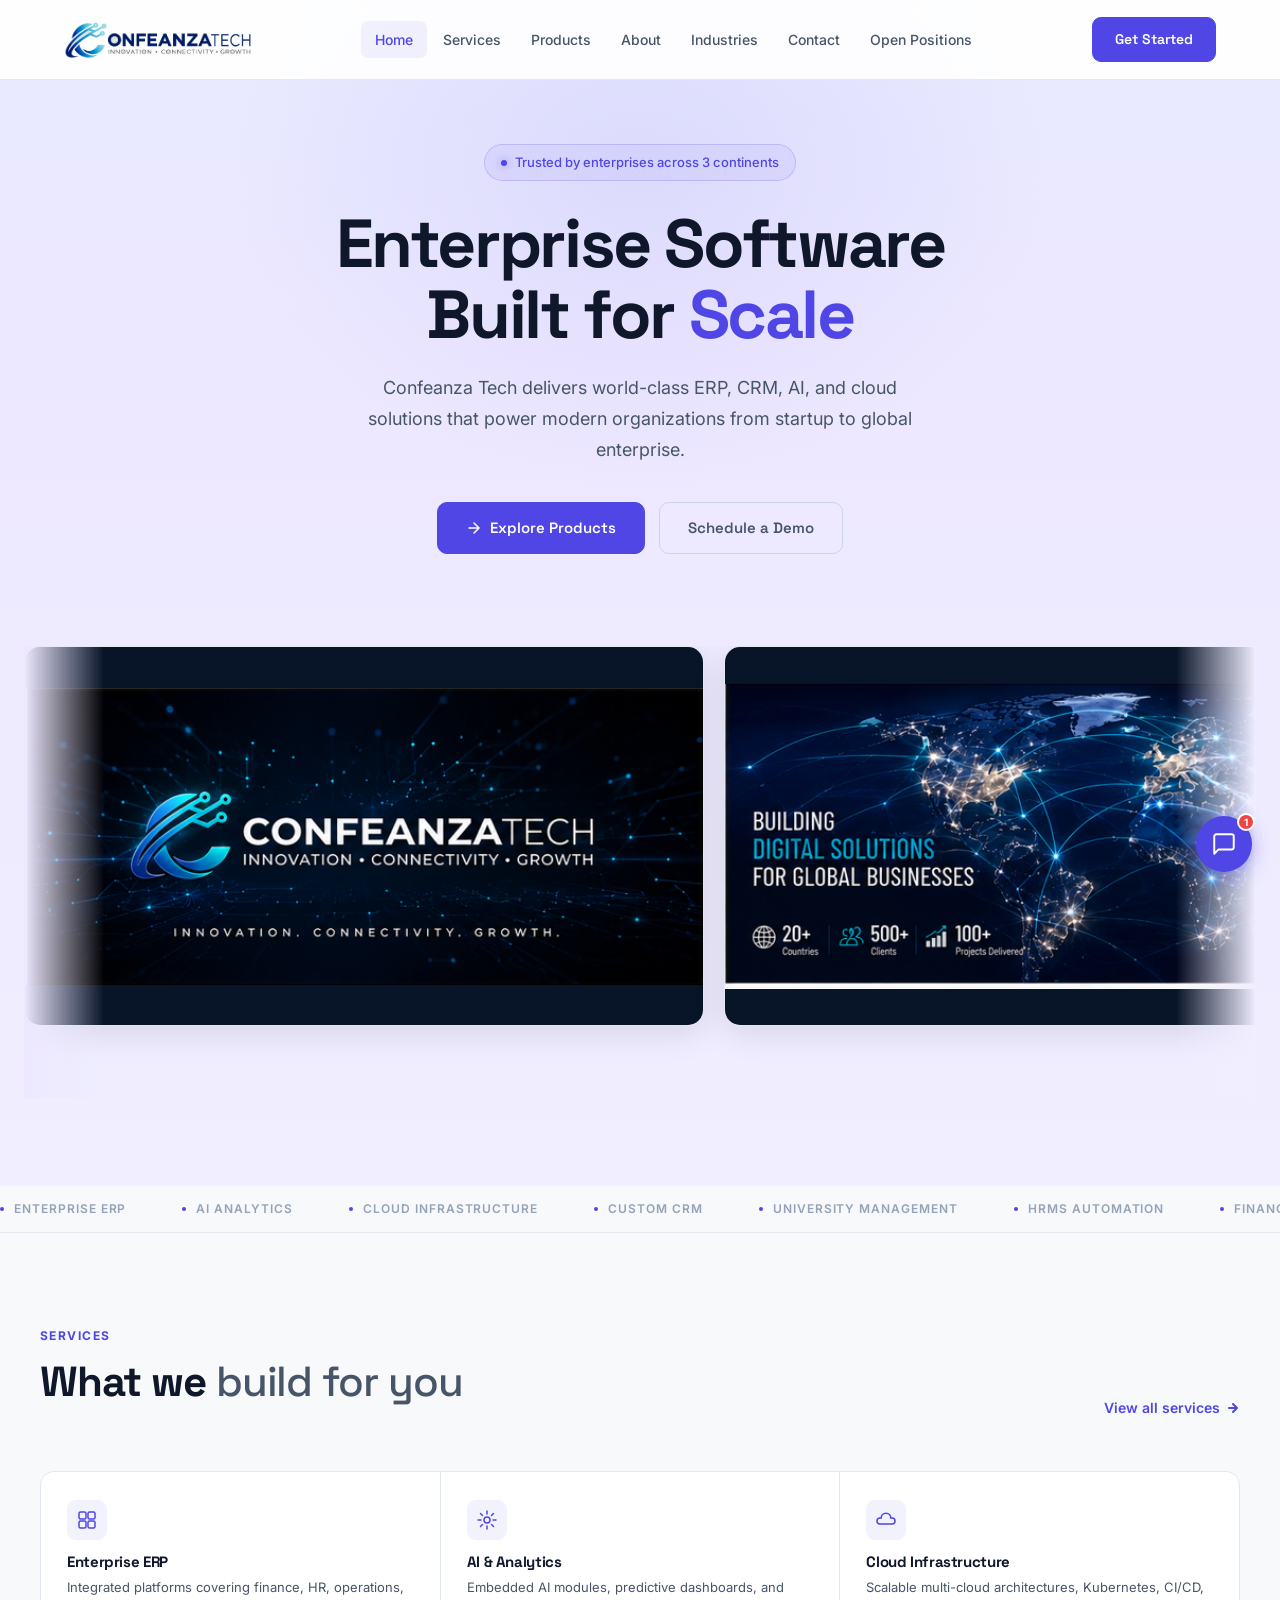
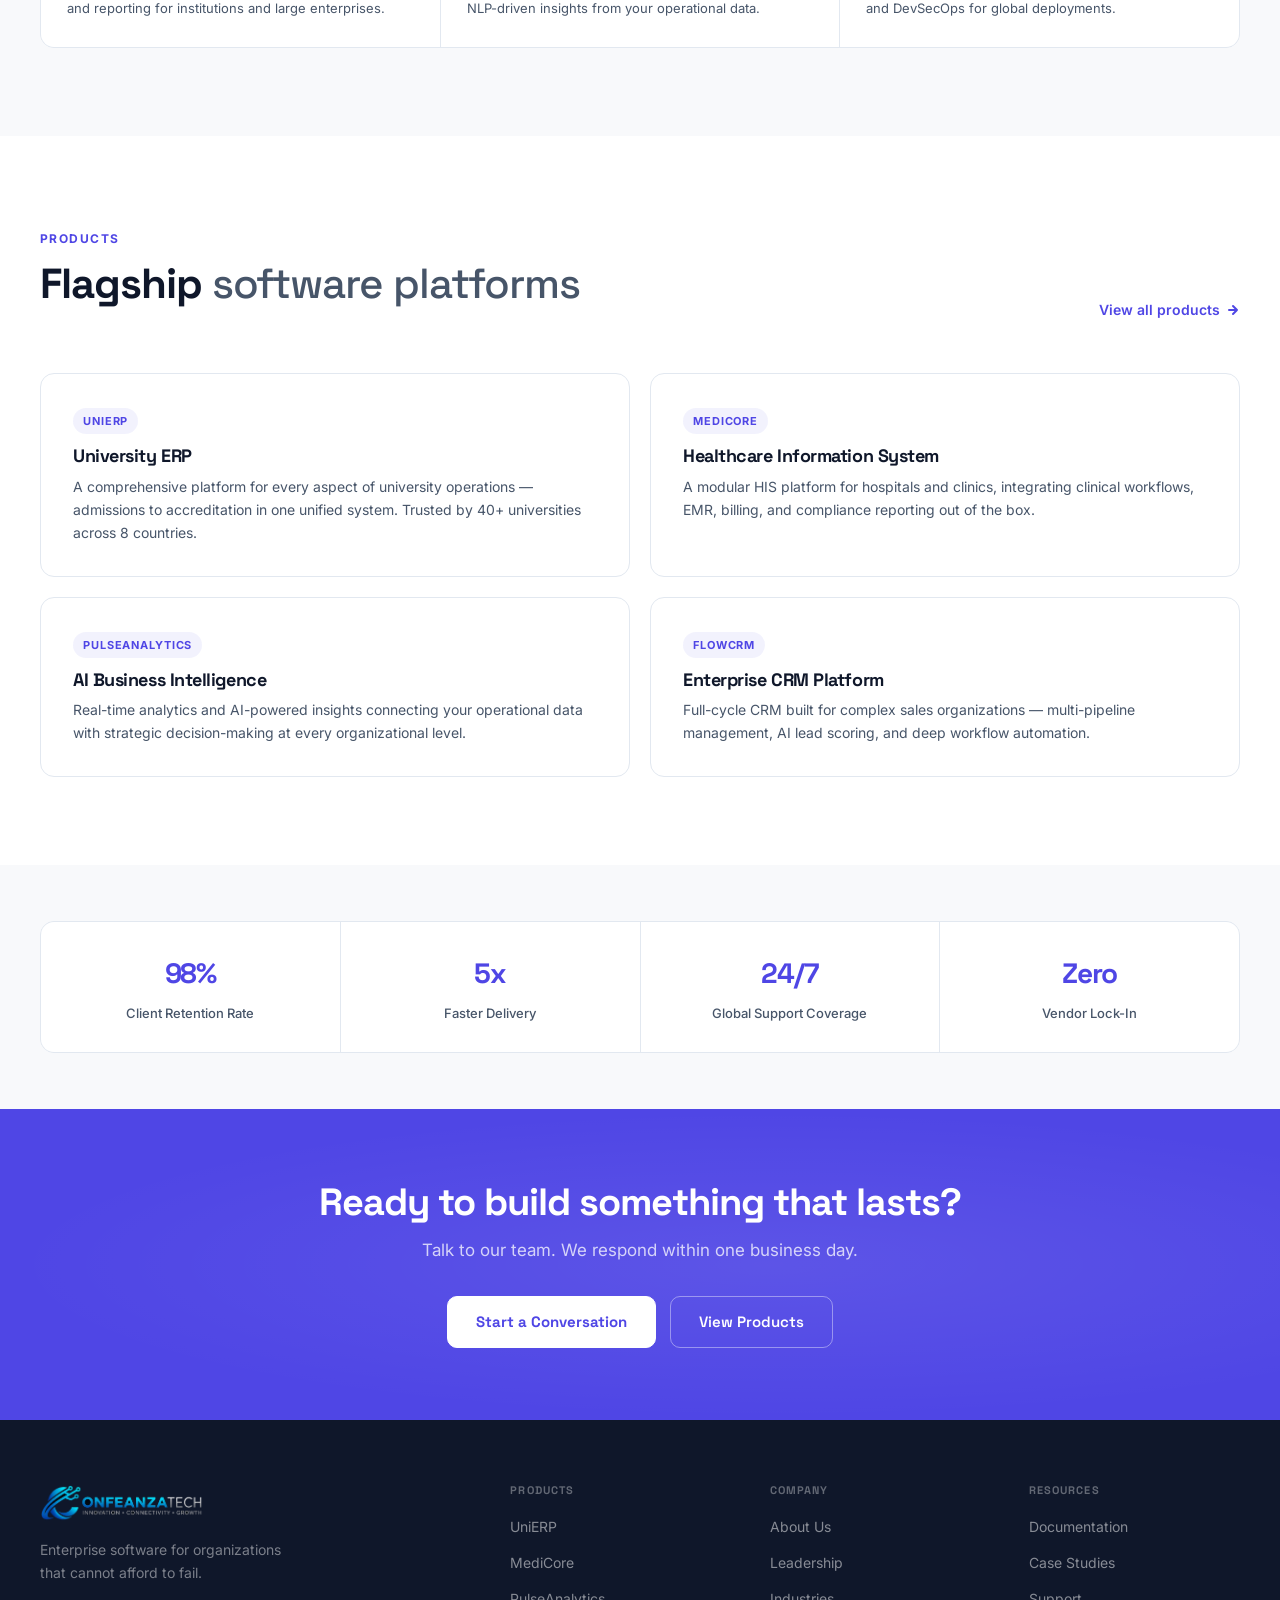
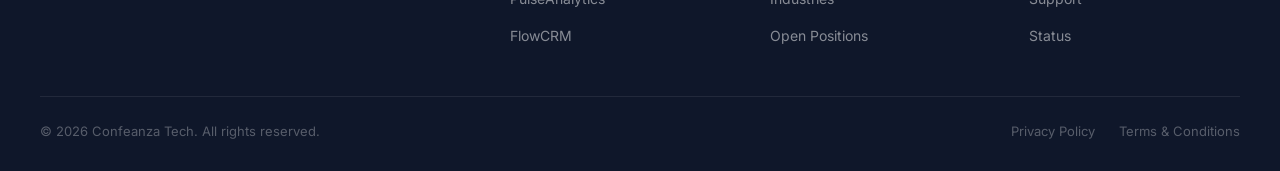
<file: CoTech/index.html>
<!DOCTYPE html>
<html lang="en">
<head>
<meta charset="UTF-8">
<meta name="viewport" content="width=device-width, initial-scale=1.0">
<title>Confeanza Tech — Global Software Solutions</title>
<meta name="description" content="Confeanza Tech delivers enterprise ERP, CRM, AI, and cloud software for global organizations.">
<link rel="preconnect" href="https://fonts.googleapis.com">
<link rel="preconnect" href="https://fonts.gstatic.com" crossorigin>
<link href="https://fonts.googleapis.com/css2?family=Space+Grotesk:wght@400;500;600;700&family=Inter:wght@300;400;500;600&display=swap" rel="stylesheet">
<link rel="stylesheet" href="style.css">
<style>
/* ---- HERO ---- */
.hero{min-height:100vh;display:flex;flex-direction:column;align-items:center;padding-top:var(--nav-h);background:linear-gradient(180deg,#e8eaff 0%,#ede8ff 35%,#f0eeff 100%);position:relative;overflow:hidden}
.hero::before{content:'';position:absolute;top:-180px;left:50%;transform:translateX(-50%);width:900px;height:700px;background:radial-gradient(ellipse,rgba(79,70,229,0.09) 0%,transparent 65%);pointer-events:none}
.hero::after{content:'';position:absolute;inset:0;background-image:url(“data:image/svg+xml,%3Csvg width='40' height='40' viewBox='0 0 40 40' xmlns='http://www.w3.org/2000/svg'%3E%3Ccircle cx='2' cy='2' r='1.3' fill='%234f46e5' fill-opacity='0.055'/%3E%3C/svg%3E”);background-size:40px 40px;pointer-events:none}
/* Content block */
.hero-content{max-width:860px;width:100%;padding:64px 24px 44px;text-align:center;display:flex;flex-direction:column;align-items:center;position:relative;z-index:1}
.hero-badge{display:inline-flex;align-items:center;gap:8px;padding:7px 16px;border:1px solid rgba(79,70,229,0.2);border-radius:100px;font-size:13px;font-weight:500;color:var(--accent);margin-bottom:28px;background:rgba(79,70,229,0.06);backdrop-filter:blur(8px)}
.hero-badge .dot{width:6px;height:6px;border-radius:50%;background:var(--accent);flex-shrink:0;box-shadow:0 0 8px rgba(79,70,229,0.6)}
.hero h1{font-size:clamp(38px,5.5vw,68px);font-weight:800;line-height:1.04;letter-spacing:-0.035em;color:#0f172a;margin-bottom:22px;max-width:820px}
.hero h1 em{font-style:normal;color:var(--accent)}
.hero-sub{font-size:18px;color:var(--text2);max-width:560px;line-height:1.72;margin-bottom:36px}
.hero-actions{display:flex;align-items:center;gap:14px;flex-wrap:wrap;justify-content:center;margin-bottom:48px}
/* Stats row */
.hero-stats-row{display:grid;grid-template-columns:repeat(4,1fr);gap:1px;border:1px solid var(--border);border-radius:14px;overflow:hidden;background:var(--border);width:100%;max-width:580px;margin-bottom:52px}
.hero-stat{background:rgba(255,255,255,0.85);backdrop-filter:blur(8px);padding:16px 12px;text-align:center}
.hero-stat .n{font-family:'Space Grotesk',sans-serif;font-size:22px;font-weight:700;color:var(--accent);letter-spacing:-0.04em}
.hero-stat .l{font-size:11px;color:var(--text3);margin-top:3px;letter-spacing:0.04em;text-transform:uppercase}
/* Running banner */
.hero-slider-wrap{width:100%;padding:0 0 72px;position:relative;z-index:1;overflow:hidden}
.hero-slider-wrap::before,.hero-slider-wrap::after{content:'';position:absolute;top:0;bottom:0;width:80px;z-index:2;pointer-events:none}
.hero-slider-wrap::before{left:0;background:linear-gradient(to right,#ede8ff,transparent)}
.hero-slider-wrap::after{right:0;background:linear-gradient(to left,#f0eeff,transparent)}
.hero-banner-track{display:flex;gap:20px;width:max-content;animation:bannerRun 28s linear infinite}
.hero-banner-track:hover{animation-play-state:paused}
@keyframes bannerRun{0%{transform:translateX(0)}100%{transform:translateX(-50%)}}
.hero-banner-slide{flex-shrink:0;width:680px;height:380px;border-radius:16px;overflow:hidden;border:1px solid var(--border);box-shadow:0 8px 32px rgba(0,0,0,0.1)}
.hero-banner-slide img{width:100%;height:100%;object-fit:contain;display:block;background:#081428}
/* Responsive */
@media(max-width:760px){
  .hero-content{padding:48px 20px 32px}
  .hero h1{font-size:clamp(30px,8vw,46px)}
  .hero-sub{font-size:16px}
  .hero-stats-row{grid-template-columns:1fr 1fr}
  .hero-banner-slide{width:320px;height:200px}
  .hero-banner-track{gap:12px}
}
@media(max-width:480px){
  .hero-content{padding:36px 16px 24px}
  .hero h1{font-size:clamp(28px,9vw,38px)}
  .hero-sub{font-size:14px;margin-bottom:24px}
  .hero-actions{gap:10px}
  .hero-actions .btn-lg{padding:11px 20px;font-size:14px}
  .hero-banner-slide{width:240px;height:148px}
  .hero-banner-track{gap:10px}
  .hero-stat .n{font-size:18px}
  .hero-stat .l{font-size:10px}
}
/* Section teaser grid */
.svc-teaser-grid{display:grid;grid-template-columns:repeat(3,1fr);gap:1px;border:1px solid var(--border);border-radius:14px;overflow:hidden;background:var(--border)}
.svc-teaser-card{background:var(--bg);padding:28px 26px;transition:background .18s}
.svc-teaser-card:hover{background:var(--bg1)}
.svc-teaser-card .icon{width:40px;height:40px;border-radius:9px;background:var(--accent-bg);display:flex;align-items:center;justify-content:center;margin-bottom:14px}
.svc-teaser-card .icon svg{width:20px;height:20px;stroke:var(--accent);stroke-width:1.5;fill:none}
.svc-teaser-card h3{font-size:15px;font-weight:700;margin-bottom:6px}
.svc-teaser-card p{font-size:13px;color:var(--text2);line-height:1.6}
.see-all{display:inline-flex;align-items:center;gap:6px;font-size:14px;font-weight:600;color:var(--accent);margin-top:20px;transition:gap .15s}
.see-all:hover{gap:10px}
.see-all svg{width:14px;height:14px;stroke:var(--accent);stroke-width:2;fill:none}
/* Products teaser */
.prod-teaser-grid{display:grid;grid-template-columns:1fr 1fr;gap:20px}
.prod-teaser-card{border:1px solid var(--border);border-radius:14px;padding:32px;background:var(--bg);transition:box-shadow .2s,border-color .2s;position:relative;overflow:hidden}
.prod-teaser-card:hover{box-shadow:var(--shadow-h);border-color:var(--border-h)}
.prod-tag{display:inline-block;font-size:11px;font-weight:700;letter-spacing:0.08em;text-transform:uppercase;color:var(--accent);background:var(--accent-bg);padding:4px 10px;border-radius:100px;margin-bottom:12px}
.prod-teaser-card h3{font-size:18px;font-weight:700;margin-bottom:8px}
.prod-teaser-card p{font-size:14px;color:var(--text2);line-height:1.65}
/* Testimonials */
.testi-card{border:1px solid var(--border);border-radius:14px;padding:28px;background:var(--bg)}
.testi-quote{font-size:14px;color:var(--text2);line-height:1.7;margin-bottom:20px;font-style:italic}
.testi-author{display:flex;align-items:center;gap:10px}
.testi-avatar{width:36px;height:36px;border-radius:50%;background:var(--accent-bg);display:flex;align-items:center;justify-content:center;font-family:'Space Grotesk',sans-serif;font-weight:700;font-size:13px;color:var(--accent);flex-shrink:0;border:1px solid var(--border)}
.testi-name{font-size:14px;font-weight:600;color:var(--text)}
.testi-org{font-size:12px;color:var(--text3)}
.stars{display:flex;gap:3px;margin-bottom:12px}
.stars svg{width:13px;height:13px;fill:#f59e0b}
/* Why strip */
.why-strip{display:grid;grid-template-columns:repeat(4,1fr);gap:1px;background:var(--border);border:1px solid var(--border);border-radius:14px;overflow:hidden}
.why-strip-item{background:var(--bg);padding:28px 24px;text-align:center}
.why-strip-num{font-family:'Space Grotesk',sans-serif;font-size:28px;font-weight:700;color:var(--accent);letter-spacing:-0.04em;margin-bottom:6px}
.why-strip-label{font-size:13px;color:var(--text2);font-weight:500}
@media(max-width:960px){
  .svc-teaser-grid{grid-template-columns:1fr 1fr}
  .prod-teaser-grid{grid-template-columns:1fr}
  .why-strip{grid-template-columns:1fr 1fr}
}
@media(max-width:640px){
  .svc-teaser-grid,.why-strip{grid-template-columns:1fr}
}
@media(max-width:480px){
  .svc-teaser-card{padding:20px 18px}
  .prod-teaser-card{padding:22px}
  .why-strip-item{padding:20px 16px}
  .why-strip-num{font-size:24px}
}
</style>
</head>
<body>

<nav>
  <div class="nav-inner">
    <a href="index.html" class="nav-logo">
      <img src="companylogo.png" alt="Confeanza Tech" class="nav-logo-img">
    </a>
    <div class="nav-links">
      <a href="index.html" class="active">Home</a>
      <a href="services.html">Services</a>
      <a href="products.html">Products</a>
      <a href="about.html">About</a>
      <a href="industries.html">Industries</a>
      <a href="contact.html">Contact</a>
      <a href="openpositions.html">Open Positions</a>
    </div>
    <div class="nav-cta">
      <a href="contact.html" class="btn btn-primary">Get Started</a>
    </div>
    <button class="nav-hamburger" id="navToggle" aria-label="Open menu"><span></span><span></span><span></span></button>
  </div>
</nav>
<div class="nav-drawer" id="navDrawer">
  <a href="index.html" class="active">Home</a>
  <a href="services.html">Services</a>
  <a href="products.html">Products</a>
  <a href="about.html">About</a>
  <a href="industries.html">Industries</a>
  <a href="contact.html">Contact</a>
  <a href="openpositions.html">Open Positions</a>
  <div class="nav-drawer-cta"><a href="contact.html" class="btn btn-primary">Get Started</a></div>
</div>

<!-- HERO -->
<section class="hero" id="home">

  <!-- CONTENT — top -->
  <div class="hero-content">
    <div class="hero-badge"><span class="dot"></span>Trusted by enterprises across 3 continents</div>
    <h1>Enterprise Software<br>Built for <em id="typewriter">Innovation</em></h1>
    <p class="hero-sub">Confeanza Tech delivers world-class ERP, CRM, AI, and cloud solutions that power modern organizations from startup to global enterprise.</p>
    <div class="hero-actions">
      <a href="products.html" class="btn btn-primary btn-lg">
        <svg viewBox="0 0 16 16" fill="none"><path d="M8 3L13 8L8 13M3 8H13" stroke="#fff" stroke-width="1.5" stroke-linecap="round" stroke-linejoin="round"/></svg>
        Explore Products
      </a>
      <a href="contact.html" class="btn btn-ghost btn-lg">Schedule a Demo</a>
    </div>
   
  </div>

  <!-- RUNNING BANNER — below content -->
  <div class="hero-slider-wrap">
    <div class="hero-banner-track">
      <div class="hero-banner-slide"><img src="banner1.png" alt="Banner 1"></div>
      <div class="hero-banner-slide"><img src="banner2.png" alt="Banner 2"></div>
      <div class="hero-banner-slide"><img src="banner3.png" alt="Banner 3"></div>
      <div class="hero-banner-slide"><img src="banner4.png" alt="Banner 4"></div>
      <div class="hero-banner-slide"><img src="banner5.png" alt="Banner 5"></div>
      <div class="hero-banner-slide"><img src="banner6.png" alt="Banner 6"></div>
      <!-- duplicate set for seamless loop -->
      <div class="hero-banner-slide"><img src="banner1.png" alt="Banner 1"></div>
      <div class="hero-banner-slide"><img src="banner2.png" alt="Banner 2"></div>
      <div class="hero-banner-slide"><img src="banner3.png" alt="Banner 3"></div>
      <div class="hero-banner-slide"><img src="banner4.png" alt="Banner 4"></div>
      <div class="hero-banner-slide"><img src="banner5.png" alt="Banner 5"></div>
      <div class="hero-banner-slide"><img src="banner6.png" alt="Banner 6"></div>
    </div>
  </div>

</section>

<!-- TICKER -->
<div class="ticker-wrap">
  <div class="ticker-track">
    <span class="ticker-item"><span class="ticker-dot"></span>Enterprise ERP</span>
    <span class="ticker-item"><span class="ticker-dot"></span>AI Analytics</span>
    <span class="ticker-item"><span class="ticker-dot"></span>Cloud Infrastructure</span>
    <span class="ticker-item"><span class="ticker-dot"></span>Custom CRM</span>
    <span class="ticker-item"><span class="ticker-dot"></span>University Management</span>
    <span class="ticker-item"><span class="ticker-dot"></span>HRMS Automation</span>
    <span class="ticker-item"><span class="ticker-dot"></span>Financial Modules</span>
    <span class="ticker-item"><span class="ticker-dot"></span>Multi-Tenant SaaS</span>
    <span class="ticker-item"><span class="ticker-dot"></span>Enterprise ERP</span>
    <span class="ticker-item"><span class="ticker-dot"></span>AI Analytics</span>
    <span class="ticker-item"><span class="ticker-dot"></span>Cloud Infrastructure</span>
    <span class="ticker-item"><span class="ticker-dot"></span>Custom CRM</span>
    <span class="ticker-item"><span class="ticker-dot"></span>University Management</span>
    <span class="ticker-item"><span class="ticker-dot"></span>HRMS Automation</span>
    <span class="ticker-item"><span class="ticker-dot"></span>Financial Modules</span>
    <span class="ticker-item"><span class="ticker-dot"></span>Multi-Tenant SaaS</span>
  </div>
</div>

<!-- SERVICES TEASER -->
<section class="alt-bg">
  <div class="section-inner">
    <div class="section-head reveal" style="display:flex;justify-content:space-between;align-items:flex-end;flex-wrap:wrap;gap:16px">
      <div>
        <div class="label">Services</div>
        <h2 class="section-title">What we <span class="muted">build for you</span></h2>
      </div>
      <a href="services.html" class="see-all">View all services <svg viewBox="0 0 14 14" stroke-linecap="round" stroke-linejoin="round"><path d="M3 7h8M7 3l4 4-4 4"/></svg></a>
    </div>
    <div class="svc-teaser-grid reveal">
      <div class="svc-teaser-card">
        <div class="icon"><svg viewBox="0 0 20 20" fill="none" stroke-linecap="round" stroke-linejoin="round"><rect x="2" y="2" width="7" height="7" rx="1.5"/><rect x="11" y="2" width="7" height="7" rx="1.5"/><rect x="2" y="11" width="7" height="7" rx="1.5"/><rect x="11" y="11" width="7" height="7" rx="1.5"/></svg></div>
        <h3>Enterprise ERP</h3>
        <p>Integrated platforms covering finance, HR, operations, and reporting for institutions and large enterprises.</p>
      </div>
      <div class="svc-teaser-card">
        <div class="icon"><svg viewBox="0 0 20 20" fill="none" stroke-linecap="round"><circle cx="10" cy="10" r="3"/><path d="M10 1v3M10 16v3M1 10h3M16 10h3M3.5 3.5l2 2M14.5 14.5l2 2M3.5 16.5l2-2M14.5 5.5l2-2"/></svg></div>
        <h3>AI &amp; Analytics</h3>
        <p>Embedded AI modules, predictive dashboards, and NLP-driven insights from your operational data.</p>
      </div>
      <div class="svc-teaser-card">
        <div class="icon"><svg viewBox="0 0 20 20" fill="none" stroke-linecap="round"><path d="M16 8h-1.2A4.5 4.5 0 005.2 8H4a3 3 0 000 6h12a3 3 0 000-6z"/></svg></div>
        <h3>Cloud Infrastructure</h3>
        <p>Scalable multi-cloud architectures, Kubernetes, CI/CD, and DevSecOps for global deployments.</p>
      </div>
    </div>
  </div>
</section>

<!-- PRODUCTS TEASER -->
<section>
  <div class="section-inner">
    <div class="section-head reveal" style="display:flex;justify-content:space-between;align-items:flex-end;flex-wrap:wrap;gap:16px">
      <div>
        <div class="label">Products</div>
        <h2 class="section-title">Flagship <span class="muted">software platforms</span></h2>
      </div>
      <a href="products.html" class="see-all">View all products <svg viewBox="0 0 14 14" fill="none" stroke-linecap="round" stroke-linejoin="round" stroke-width="2"><path d="M3 7h8M7 3l4 4-4 4"/></svg></a>
    </div>
    <div class="prod-teaser-grid reveal">
      <div class="prod-teaser-card">
        <div class="prod-tag">UniERP</div>
        <h3>University ERP</h3>
        <p>A comprehensive platform for every aspect of university operations — admissions to accreditation in one unified system. Trusted by 40+ universities across 8 countries.</p>
      </div>
      <div class="prod-teaser-card">
        <div class="prod-tag">MediCore</div>
        <h3>Healthcare Information System</h3>
        <p>A modular HIS platform for hospitals and clinics, integrating clinical workflows, EMR, billing, and compliance reporting out of the box.</p>
      </div>
      <div class="prod-teaser-card">
        <div class="prod-tag">PulseAnalytics</div>
        <h3>AI Business Intelligence</h3>
        <p>Real-time analytics and AI-powered insights connecting your operational data with strategic decision-making at every organizational level.</p>
      </div>
      <div class="prod-teaser-card">
        <div class="prod-tag">FlowCRM</div>
        <h3>Enterprise CRM Platform</h3>
        <p>Full-cycle CRM built for complex sales organizations — multi-pipeline management, AI lead scoring, and deep workflow automation.</p>
      </div>
    </div>
  </div>
</section>

<!-- WHY STRIP -->
<section class="alt-bg" style="padding:56px 24px">
  <div class="section-inner">
    <div class="why-strip reveal">
      <div class="why-strip-item">
        <div class="why-strip-num">98%</div>
        <div class="why-strip-label">Client Retention Rate</div>
      </div>
      <div class="why-strip-item">
        <div class="why-strip-num">5x</div>
        <div class="why-strip-label">Faster Delivery</div>
      </div>
      <div class="why-strip-item">
        <div class="why-strip-num">24/7</div>
        <div class="why-strip-label">Global Support Coverage</div>
      </div>
      <div class="why-strip-item">
        <div class="why-strip-num">Zero</div>
        <div class="why-strip-label">Vendor Lock-In</div>
      </div>
    </div>
  </div>
</section>




<!-- CTA -->
<div class="cta-strip">
  <h2>Ready to build something that lasts?</h2>
  <p>Talk to our team. We respond within one business day.</p>
  <div class="cta-actions">
    <a href="contact.html" class="btn btn-white btn-lg">Start a Conversation</a>
    <a href="products.html" class="btn btn-outline-white btn-lg">View Products</a>
  </div>
</div>

<!-- FOOTER -->
<footer>
  <div class="footer-inner">
    <div class="footer-top">
      <div class="footer-brand">
        <a href="index.html" class="nav-logo">
          <img src="CompanyLogoForDarkTheme.png" alt="Confeanza Tech" class="nav-logo-img">
        </a>
        <p>Enterprise software for organizations that cannot afford to fail.</p>
      </div>
      <div class="footer-col">
        <h4>Products</h4>
        <ul>
          <li><a href="products.html">UniERP</a></li>
          <li><a href="products.html">MediCore</a></li>
          <li><a href="products.html">PulseAnalytics</a></li>
          <li><a href="products.html">FlowCRM</a></li>
        </ul>
      </div>
      <div class="footer-col">
        <h4>Company</h4>
        <ul>
          <li><a href="about.html">About Us</a></li>
          <li><a href="about.html">Leadership</a></li>
          <li><a href="industries.html">Industries</a></li>
          <li><a href="openpositions.html">Open Positions</a></li>
        </ul>
      </div>
      <div class="footer-col">
        <h4>Resources</h4>
        <ul>
          <li><a href="contact.html">Documentation</a></li>
          <li><a href="contact.html">Case Studies</a></li>
          <li><a href="contact.html">Support</a></li>
          <li><a href="contact.html">Status</a></li>
        </ul>
      </div>
    </div>
    <div class="footer-bottom">
      <span>&#169; 2026 Confeanza Tech. All rights reserved.</span>
      <div class="footer-links">
        <a href="privacy.html">Privacy Policy</a>
        <a href="terms.html">Terms &amp; Conditions</a>
      </div>
    </div>
  </div>
</footer>

<script>
(function(){
  document.querySelectorAll('a[href^="#"]').forEach(function(a){
    a.addEventListener('click',function(e){
      var t=document.querySelector(a.getAttribute('href'));
      if(!t)return;
      e.preventDefault();
      window.scrollTo({top:t.getBoundingClientRect().top+window.scrollY-64,behavior:'instant'});
    });
  });
  var words=['Scale','Growth','Impact','Excellence','Innovation'],el=document.getElementById('typewriter');
  var wi=0,ci=0,del=false,pause=0;
  function type(){
    if(pause>0){pause--;setTimeout(type,80);return;}
    var w=words[wi];
    if(!del){el.textContent=w.slice(0,ci+1);ci++;if(ci===w.length){del=true;pause=22;}setTimeout(type,95);}
    else{el.textContent=w.slice(0,ci-1);ci--;if(ci===0){del=false;wi=(wi+1)%words.length;pause=4;}setTimeout(type,55);}
  }
  if(el)type();
  var obs=new IntersectionObserver(function(entries){entries.forEach(function(e){if(e.isIntersecting){e.target.classList.add('in');obs.unobserve(e.target);}});},{threshold:0.08});
  document.querySelectorAll('.reveal').forEach(function(el){obs.observe(el);});
})();
var navT=document.getElementById('navToggle'),navD=document.getElementById('navDrawer');
if(navT&&navD){navT.addEventListener('click',function(){navT.classList.toggle('open');navD.classList.toggle('open');});navD.querySelectorAll('a').forEach(function(a){a.addEventListener('click',function(){navT.classList.remove('open');navD.classList.remove('open');});});}
</script>
<script src="chatbot.js"></script>
</body>
</html>
</file>
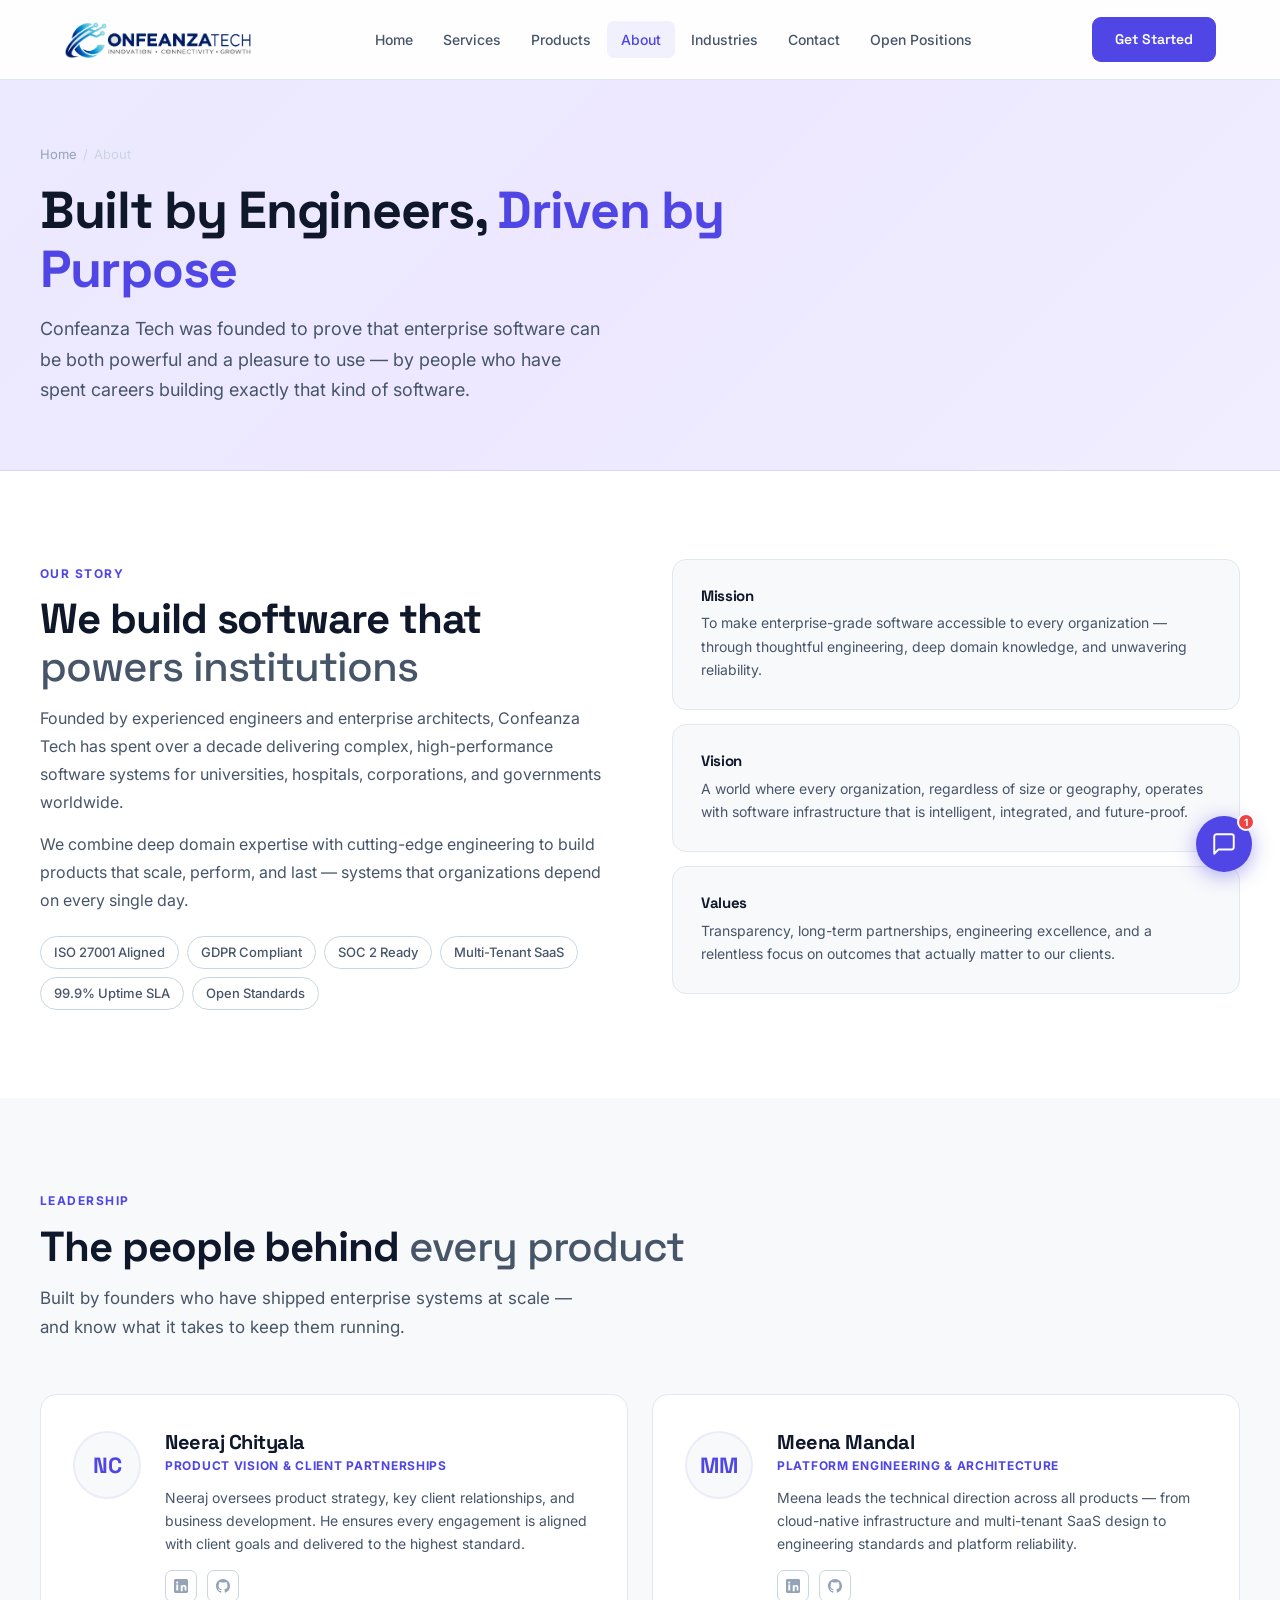
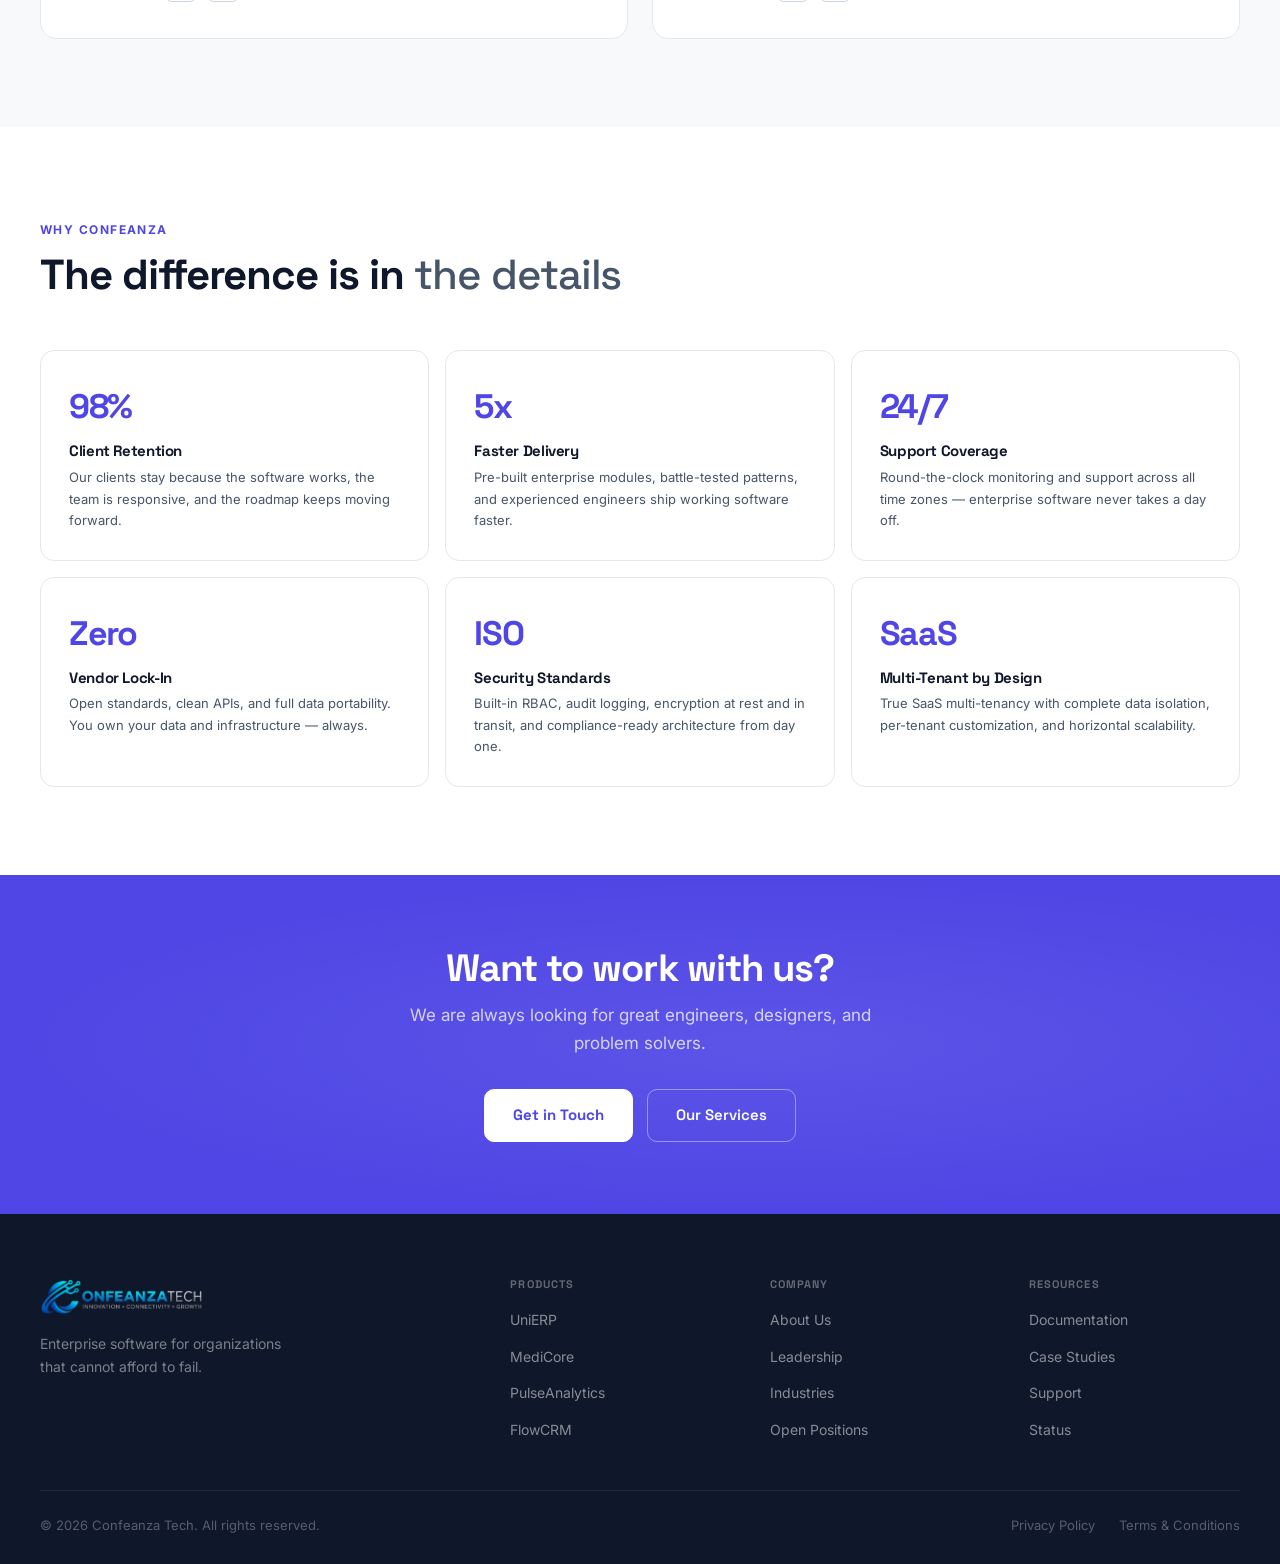
<file: CoTech/about.html>
<!DOCTYPE html>
<html lang="en">
<head>
<meta charset="UTF-8">
<meta name="viewport" content="width=device-width, initial-scale=1.0">
<title>About — Confeanza Tech</title>
<meta name="description" content="Learn about Confeanza Tech — our mission, leadership, and what makes us different.">
<link rel="preconnect" href="https://fonts.googleapis.com">
<link rel="preconnect" href="https://fonts.gstatic.com" crossorigin>
<link href="https://fonts.googleapis.com/css2?family=Space+Grotesk:wght@400;500;600;700&family=Inter:wght@300;400;500;600&display=swap" rel="stylesheet">
<link rel="stylesheet" href="style.css">
<style>
/* About split */
.about-split{display:grid;grid-template-columns:1fr 1fr;gap:64px;align-items:start}
.about-pills{display:flex;flex-wrap:wrap;gap:8px;margin-top:22px}
.value-cards{display:flex;flex-direction:column;gap:14px}
.value-card{background:var(--bg1);border:1px solid var(--border);border-radius:14px;padding:28px}
.value-card h3{font-size:15px;font-weight:700;margin-bottom:7px}
.value-card p{font-size:14px;color:var(--text2);line-height:1.65}
/* Team */
.team-grid{display:grid;grid-template-columns:1fr 1fr;gap:24px}
.team-card{border:1px solid var(--border);border-radius:16px;padding:36px 32px;background:var(--bg);display:flex;gap:24px;align-items:flex-start;transition:box-shadow .2s}
.team-card:hover{box-shadow:var(--shadow-h)}
.team-avatar{width:68px;height:68px;border-radius:50%;border:2px solid var(--accent-bg);background:var(--bg1);flex-shrink:0;display:flex;align-items:center;justify-content:center;font-family:'Space Grotesk',sans-serif;font-size:22px;font-weight:700;color:var(--accent)}
.team-body h3{font-size:20px;font-weight:700;margin-bottom:3px}
.team-role{font-size:12px;font-weight:700;letter-spacing:0.06em;text-transform:uppercase;color:var(--accent);margin-bottom:10px}
.team-body p{font-size:14px;color:var(--text2);line-height:1.65}
.team-links{display:flex;gap:10px;margin-top:14px}
.team-link{width:32px;height:32px;border:1px solid var(--border-h);border-radius:7px;display:flex;align-items:center;justify-content:center;transition:border-color .15s,background .15s}
.team-link:hover{border-color:var(--accent);background:var(--accent-bg)}
.team-link svg{width:14px;height:14px;fill:var(--text3);transition:fill .15s}
.team-link:hover svg{fill:var(--accent)}
/* Why */
.why-grid{display:grid;grid-template-columns:repeat(3,1fr);gap:16px}
.why-card{border:1px solid var(--border);border-radius:14px;padding:28px;background:var(--bg);transition:box-shadow .2s}
.why-card:hover{box-shadow:var(--shadow-h)}
.why-num{font-family:'Space Grotesk',sans-serif;font-size:34px;font-weight:700;color:var(--accent);letter-spacing:-0.04em;margin-bottom:8px}
.why-card h3{font-size:15px;font-weight:700;margin-bottom:7px}
.why-card p{font-size:13px;color:var(--text2);line-height:1.65}
/* Testi */
.testi-card{border:1px solid var(--border);border-radius:14px;padding:28px;background:var(--bg)}
.testi-quote{font-size:14px;color:var(--text2);line-height:1.7;margin-bottom:20px;font-style:italic}
.testi-author{display:flex;align-items:center;gap:10px}
.testi-avatar{width:36px;height:36px;border-radius:50%;background:var(--accent-bg);display:flex;align-items:center;justify-content:center;font-family:'Space Grotesk',sans-serif;font-weight:700;font-size:13px;color:var(--accent);flex-shrink:0;border:1px solid var(--border)}
.testi-name{font-size:14px;font-weight:600;color:var(--text)}
.testi-org{font-size:12px;color:var(--text3)}
.stars{display:flex;gap:3px;margin-bottom:12px}
.stars svg{width:13px;height:13px;fill:#f59e0b}
@media(max-width:860px){
  .about-split,.team-grid{grid-template-columns:1fr}
  .about-split{gap:36px}
  .why-grid{grid-template-columns:1fr 1fr}
}
@media(max-width:560px){
  .why-grid,.grid-3{grid-template-columns:1fr}
  .team-card{flex-direction:column}
}
@media(max-width:480px){
  .team-card{padding:22px 18px;gap:16px}
  .team-avatar{width:52px;height:52px;font-size:17px}
  .value-card{padding:20px 18px}
  .why-card{padding:20px 18px}
  .why-num{font-size:26px}
}
</style>
</head>
<body>

<nav>
  <div class="nav-inner">
    <a href="index.html" class="nav-logo">
      <img src="companylogo.png" alt="Confeanza Tech" class="nav-logo-img">
    </a>
    <div class="nav-links">
      <a href="index.html">Home</a>
      <a href="services.html">Services</a>
      <a href="products.html">Products</a>
      <a href="about.html" class="active">About</a>
      <a href="industries.html">Industries</a>
      <a href="contact.html">Contact</a>
      <a href="openpositions.html">Open Positions</a>
    </div>
    <div class="nav-cta">
      <a href="contact.html" class="btn btn-primary">Get Started</a>
    </div>
    <button class="nav-hamburger" id="navToggle" aria-label="Open menu"><span></span><span></span><span></span></button>
  </div>
</nav>
<div class="nav-drawer" id="navDrawer">
  <a href="index.html">Home</a>
  <a href="services.html">Services</a>
  <a href="products.html">Products</a>
  <a href="about.html" class="active">About</a>
  <a href="industries.html">Industries</a>
  <a href="contact.html">Contact</a>
  <a href="openpositions.html">Open Positions</a>
  <div class="nav-drawer-cta"><a href="contact.html" class="btn btn-primary">Get Started</a></div>
</div>

<div class="page-hero">
  <div class="page-hero-inner">
    <div class="page-hero-breadcrumb"><a href="index.html">Home</a><span>/</span><span>About</span></div>
    <h1>Built by Engineers, <span style="color:var(--accent)">Driven by Purpose</span></h1>
    <p>Confeanza Tech was founded to prove that enterprise software can be both powerful and a pleasure to use — by people who have spent careers building exactly that kind of software.</p>
  </div>
</div>

<!-- ABOUT -->
<section>
  <div class="section-inner">
    <div class="about-split">
      <div class="reveal">
        <div class="label">Our Story</div>
        <h2 class="section-title">We build software that <span class="muted">powers institutions</span></h2>
        <p style="font-size:16px;color:var(--text2);line-height:1.75;margin-top:14px">Founded by experienced engineers and enterprise architects, Confeanza Tech has spent over a decade delivering complex, high-performance software systems for universities, hospitals, corporations, and governments worldwide.</p>
        <p style="font-size:16px;color:var(--text2);line-height:1.75;margin-top:14px">We combine deep domain expertise with cutting-edge engineering to build products that scale, perform, and last — systems that organizations depend on every single day.</p>
        <div class="about-pills">
          <span class="pill">ISO 27001 Aligned</span>
          <span class="pill">GDPR Compliant</span>
          <span class="pill">SOC 2 Ready</span>
          <span class="pill">Multi-Tenant SaaS</span>
          <span class="pill">99.9% Uptime SLA</span>
          <span class="pill">Open Standards</span>
        </div>
      </div>
      <div class="value-cards reveal">
        <div class="value-card">
          <h3>Mission</h3>
          <p>To make enterprise-grade software accessible to every organization — through thoughtful engineering, deep domain knowledge, and unwavering reliability.</p>
        </div>
        <div class="value-card">
          <h3>Vision</h3>
          <p>A world where every organization, regardless of size or geography, operates with software infrastructure that is intelligent, integrated, and future-proof.</p>
        </div>
        <div class="value-card">
          <h3>Values</h3>
          <p>Transparency, long-term partnerships, engineering excellence, and a relentless focus on outcomes that actually matter to our clients.</p>
        </div>
      </div>
    </div>
  </div>
</section>

<!-- TEAM -->
<section class="alt-bg">
  <div class="section-inner">
    <div class="section-head reveal">
      <div class="label">Leadership</div>
      <h2 class="section-title">The people behind <span class="muted">every product</span></h2>
      <p class="section-sub">Built by founders who have shipped enterprise systems at scale — and know what it takes to keep them running.</p>
    </div>
    <div class="team-grid reveal">
      <div class="team-card">
        <div class="team-avatar">NC</div>
        <div class="team-body">
          <h3>Neeraj Chityala</h3>
          <div class="team-role">Product Vision &amp; Client Partnerships</div>
          <p>Neeraj oversees product strategy, key client relationships, and business development. He ensures every engagement is aligned with client goals and delivered to the highest standard.</p>
          <div class="team-links">
            <a href="#" class="team-link" aria-label="LinkedIn"><svg viewBox="0 0 16 16"><path d="M0 1.8C0 .8.8 0 1.8 0h12.4C15.2 0 16 .8 16 1.8v12.4c0 1-.8 1.8-1.8 1.8H1.8C.8 16 0 15.2 0 14.2V1.8zM4.8 13.2V6.2H2.6v7h2.2zm-1.1-8c.7 0 1.2-.5 1.2-1.2S4.4 2.8 3.7 2.8c-.7 0-1.2.5-1.2 1.2S3 5.2 3.7 5.2zm10.5 8V9.7c0-1.9-1-2.8-2.4-2.8-1.1 0-1.6.6-1.9 1v-.8H7.7v7h2.2V9.8c0-.2 0-.3.1-.5.2-.4.5-.8 1.1-.8.8 0 1.1.6 1.1 1.5v3.2h2.2v.2z"/></svg></a>
            <a href="#" class="team-link" aria-label="GitHub"><svg viewBox="0 0 16 16"><path fill-rule="evenodd" d="M8 0C3.58 0 0 3.58 0 8c0 3.54 2.29 6.53 5.47 7.59.4.07.55-.17.55-.38 0-.19-.01-.82-.01-1.49-2.01.37-2.53-.49-2.69-.94-.09-.23-.48-.94-.82-1.13-.28-.15-.68-.52-.01-.53.63-.01 1.08.58 1.23.82.72 1.21 1.87.87 2.33.66.07-.52.28-.87.51-1.07-1.78-.2-3.64-.89-3.64-3.95 0-.87.31-1.59.82-2.15-.08-.2-.36-1.02.08-2.12 0 0 .67-.21 2.2.82.64-.18 1.32-.27 2-.27.68 0 1.36.09 2 .27 1.53-1.04 2.2-.82 2.2-.82.44 1.1.16 1.92.08 2.12.51.56.82 1.27.82 2.15 0 3.07-1.87 3.75-3.65 3.95.29.25.54.73.54 1.48 0 1.07-.01 1.93-.01 2.2 0 .21.15.46.55.38A8.013 8.013 0 0016 8c0-4.42-3.58-8-8-8z"/></svg></a>
          </div>
        </div>
      </div>
      <div class="team-card">
        <div class="team-avatar">MM</div>
        <div class="team-body">
          <h3>Meena Mandal</h3>
          <div class="team-role">Platform Engineering &amp; Architecture</div>
          <p>Meena leads the technical direction across all products — from cloud-native infrastructure and multi-tenant SaaS design to engineering standards and platform reliability.</p>
          <div class="team-links">
            <a href="#" class="team-link" aria-label="LinkedIn"><svg viewBox="0 0 16 16"><path d="M0 1.8C0 .8.8 0 1.8 0h12.4C15.2 0 16 .8 16 1.8v12.4c0 1-.8 1.8-1.8 1.8H1.8C.8 16 0 15.2 0 14.2V1.8zM4.8 13.2V6.2H2.6v7h2.2zm-1.1-8c.7 0 1.2-.5 1.2-1.2S4.4 2.8 3.7 2.8c-.7 0-1.2.5-1.2 1.2S3 5.2 3.7 5.2zm10.5 8V9.7c0-1.9-1-2.8-2.4-2.8-1.1 0-1.6.6-1.9 1v-.8H7.7v7h2.2V9.8c0-.2 0-.3.1-.5.2-.4.5-.8 1.1-.8.8 0 1.1.6 1.1 1.5v3.2h2.2v.2z"/></svg></a>
            <a href="#" class="team-link" aria-label="GitHub"><svg viewBox="0 0 16 16"><path fill-rule="evenodd" d="M8 0C3.58 0 0 3.58 0 8c0 3.54 2.29 6.53 5.47 7.59.4.07.55-.17.55-.38 0-.19-.01-.82-.01-1.49-2.01.37-2.53-.49-2.69-.94-.09-.23-.48-.94-.82-1.13-.28-.15-.68-.52-.01-.53.63-.01 1.08.58 1.23.82.72 1.21 1.87.87 2.33.66.07-.52.28-.87.51-1.07-1.78-.2-3.64-.89-3.64-3.95 0-.87.31-1.59.82-2.15-.08-.2-.36-1.02.08-2.12 0 0 .67-.21 2.2.82.64-.18 1.32-.27 2-.27.68 0 1.36.09 2 .27 1.53-1.04 2.2-.82 2.2-.82.44 1.1.16 1.92.08 2.12.51.56.82 1.27.82 2.15 0 3.07-1.87 3.75-3.65 3.95.29.25.54.73.54 1.48 0 1.07-.01 1.93-.01 2.2 0 .21.15.46.55.38A8.013 8.013 0 0016 8c0-4.42-3.58-8-8-8z"/></svg></a>
          </div>
        </div>
      </div>
    </div>
  </div>
</section>

<!-- WHY US -->
<section>
  <div class="section-inner">
    <div class="section-head reveal">
      <div class="label">Why Confeanza</div>
      <h2 class="section-title">The difference is in <span class="muted">the details</span></h2>
    </div>
    <div class="why-grid reveal">
      <div class="why-card"><div class="why-num">98%</div><h3>Client Retention</h3><p>Our clients stay because the software works, the team is responsive, and the roadmap keeps moving forward.</p></div>
      <div class="why-card"><div class="why-num">5x</div><h3>Faster Delivery</h3><p>Pre-built enterprise modules, battle-tested patterns, and experienced engineers ship working software faster.</p></div>
      <div class="why-card"><div class="why-num">24/7</div><h3>Support Coverage</h3><p>Round-the-clock monitoring and support across all time zones — enterprise software never takes a day off.</p></div>
      <div class="why-card"><div class="why-num">Zero</div><h3>Vendor Lock-In</h3><p>Open standards, clean APIs, and full data portability. You own your data and infrastructure — always.</p></div>
      <div class="why-card"><div class="why-num">ISO</div><h3>Security Standards</h3><p>Built-in RBAC, audit logging, encryption at rest and in transit, and compliance-ready architecture from day one.</p></div>
      <div class="why-card"><div class="why-num">SaaS</div><h3>Multi-Tenant by Design</h3><p>True SaaS multi-tenancy with complete data isolation, per-tenant customization, and horizontal scalability.</p></div>
    </div>
  </div>
</section>

<!-- TESTIMONIALS -->


<div class="cta-strip">
  <h2>Want to work with us?</h2>
  <p>We are always looking for great engineers, designers, and problem solvers.</p>
  <div class="cta-actions">
    <a href="contact.html" class="btn btn-white btn-lg">Get in Touch</a>
    <a href="services.html" class="btn btn-outline-white btn-lg">Our Services</a>
  </div>
</div>

<footer>
  <div class="footer-inner">
    <div class="footer-top">
      <div class="footer-brand">
        <a href="index.html" class="nav-logo">
          <img src="CompanyLogoForDarkTheme.png" alt="Confeanza Tech" class="nav-logo-img">
        </a>
        <p>Enterprise software for organizations that cannot afford to fail.</p>
      </div>
      <div class="footer-col">
        <h4>Products</h4>
        <ul>
          <li><a href="products.html">UniERP</a></li>
          <li><a href="products.html">MediCore</a></li>
          <li><a href="products.html">PulseAnalytics</a></li>
          <li><a href="products.html">FlowCRM</a></li>
        </ul>
      </div>
      <div class="footer-col">
        <h4>Company</h4>
        <ul>
          <li><a href="about.html">About Us</a></li>
          <li><a href="about.html">Leadership</a></li>
          <li><a href="industries.html">Industries</a></li>
          <li><a href="openpositions.html">Open Positions</a></li>
        </ul>
      </div>
      <div class="footer-col">
        <h4>Resources</h4>
        <ul>
          <li><a href="contact.html">Documentation</a></li>
          <li><a href="contact.html">Case Studies</a></li>
          <li><a href="contact.html">Support</a></li>
          <li><a href="contact.html">Status</a></li>
        </ul>
      </div>
    </div>
    <div class="footer-bottom">
      <span>&#169; 2026 Confeanza Tech. All rights reserved.</span>
      <div class="footer-links">
        <a href="privacy.html">Privacy Policy</a>
        <a href="terms.html">Terms &amp; Conditions</a>
      </div>
    </div>
  </div>
</footer>
<script>
var obs=new IntersectionObserver(function(e){e.forEach(function(e){if(e.isIntersecting){e.target.classList.add('in');obs.unobserve(e.target);}});},{threshold:0.08});
document.querySelectorAll('.reveal').forEach(function(el){obs.observe(el);});
var navT=document.getElementById('navToggle'),navD=document.getElementById('navDrawer');
if(navT&&navD){navT.addEventListener('click',function(){navT.classList.toggle('open');navD.classList.toggle('open');});navD.querySelectorAll('a').forEach(function(a){a.addEventListener('click',function(){navT.classList.remove('open');navD.classList.remove('open');});});}
</script>
<script src="chatbot.js"></script>
</body>
</html>
</file>
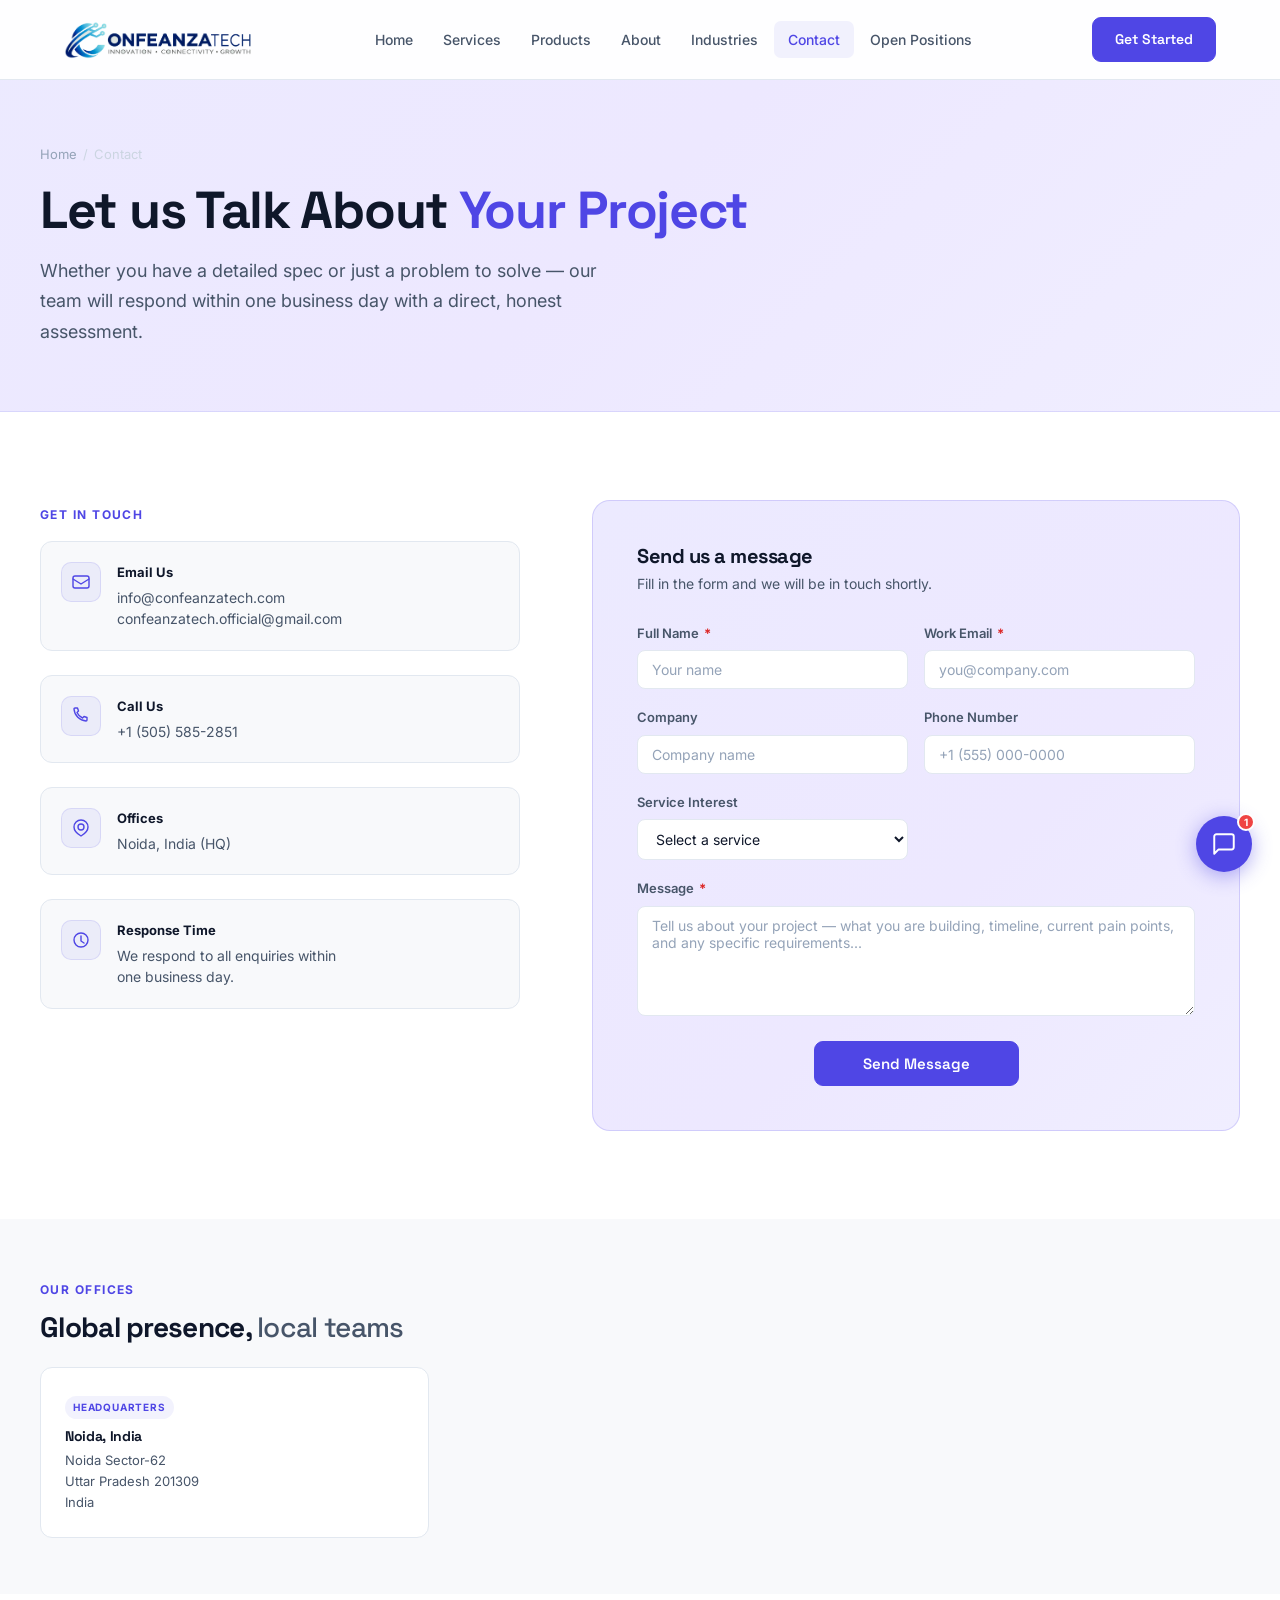
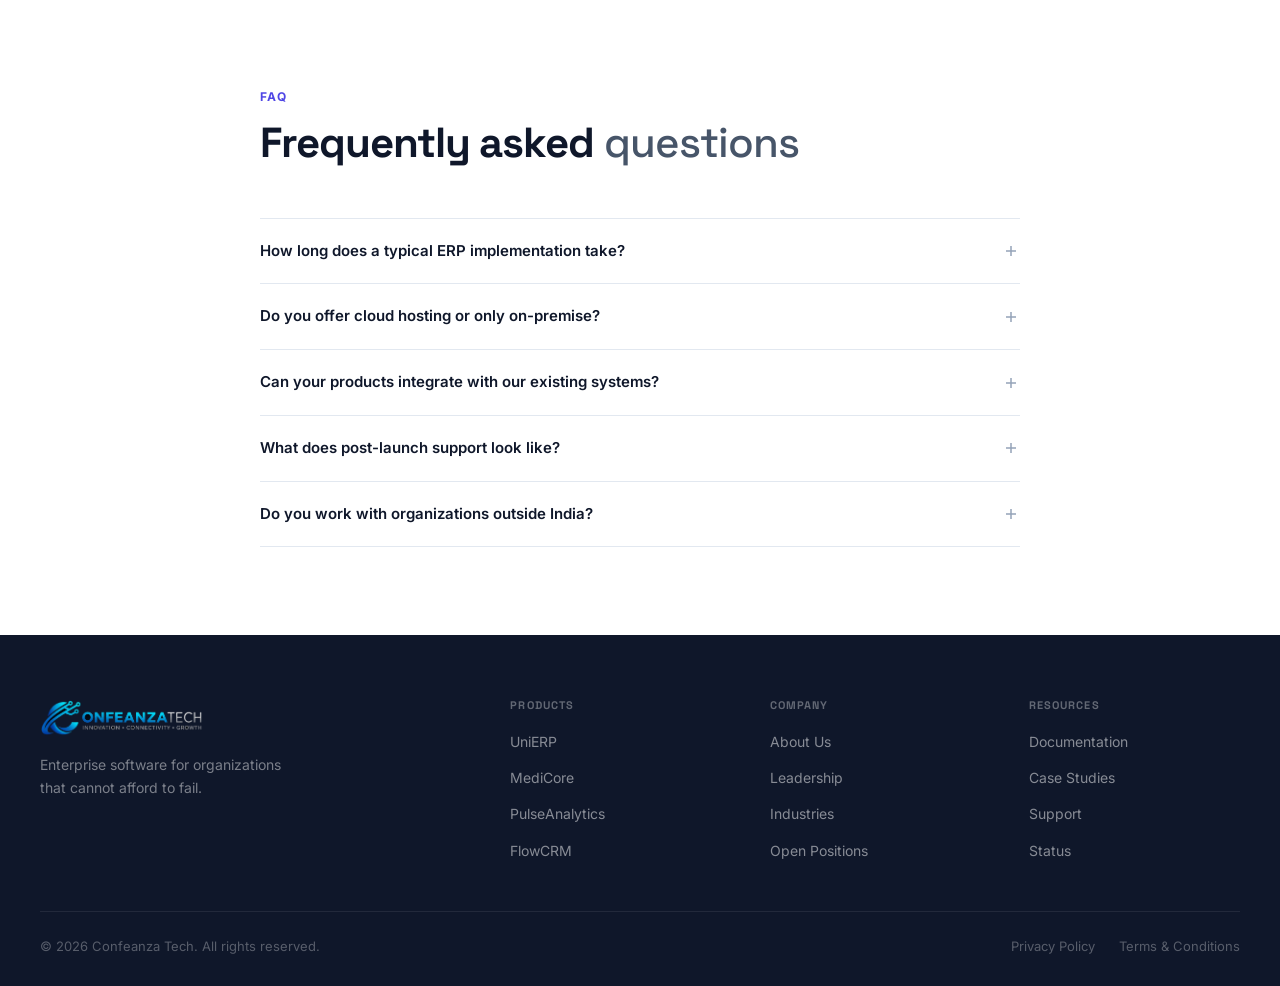
<file: CoTech/contact.html>
<!DOCTYPE html>
<html lang="en">
<head>
<meta charset="UTF-8">
<meta name="viewport" content="width=device-width, initial-scale=1.0">
<title>Contact — Confeanza Tech</title>
<meta name="description" content="Get in touch with Confeanza Tech — start a project conversation or schedule a product demo.">
<link rel="preconnect" href="https://fonts.googleapis.com">
<link rel="preconnect" href="https://fonts.gstatic.com" crossorigin>
<link href="https://fonts.googleapis.com/css2?family=Space+Grotesk:wght@400;500;600;700&family=Inter:wght@300;400;500;600&display=swap" rel="stylesheet">
<link rel="stylesheet" href="style.css">
<style>
.contact-layout{display:grid;grid-template-columns:1fr 1.35fr;gap:72px;align-items:start}
.contact-left h2{font-size:clamp(22px,5vw,32px);font-weight:700;margin-bottom:12px;letter-spacing:-0.03em}
.contact-left p{font-size:16px;color:var(--text2);line-height:1.7;margin-bottom:32px}
.detail-item{display:flex;align-items:flex-start;gap:16px;margin-bottom:24px;padding:20px;border:1px solid var(--border);border-radius:12px;background:var(--bg1);transition:border-color .2s}
.detail-item:hover{border-color:var(--border-h)}
.detail-icon{width:40px;height:40px;border-radius:10px;background:var(--accent-bg);border:1px solid rgba(79,70,229,0.12);display:flex;align-items:center;justify-content:center;flex-shrink:0}
.detail-icon svg{width:20px;height:20px;stroke:var(--accent);stroke-width:1.4;fill:none;stroke-linecap:round;stroke-linejoin:round}
.detail-item strong{display:block;font-size:13px;font-weight:700;color:var(--text);margin-bottom:3px}
.detail-item p{font-size:14px;color:var(--text2);line-height:1.55;margin:0}
.contact-form-wrap{background:linear-gradient(135deg,#eceaff 0%,#ede8ff 60%,#f0eeff 100%);border:1px solid rgba(79,70,229,0.18);border-radius:18px;padding:44px}
.req{color:#dc2626;font-weight:700;margin-left:2px}
.email-hint{display:none;font-size:12px;color:#dc2626;margin-top:4px}
input.invalid{border-color:#dc2626 !important;box-shadow:0 0 0 3px rgba(220,38,38,0.1) !important}
input.valid{border-color:#16a34a !important;box-shadow:0 0 0 3px rgba(22,163,74,0.1) !important}
.contact-form-wrap h3{font-size:20px;font-weight:700;margin-bottom:4px}
.contact-form-wrap .sub{font-size:14px;color:var(--text2);margin-bottom:28px}
/* Offices */
.offices-grid{display:grid;grid-template-columns:repeat(3,1fr);gap:16px;margin-top:24px}
.office-card{border:1px solid var(--border);border-radius:12px;padding:24px;background:var(--bg)}
.office-card h4{font-size:14px;font-weight:700;margin-bottom:6px}
.office-card p{font-size:13px;color:var(--text2);line-height:1.6}
.office-badge{display:inline-block;font-size:10px;font-weight:700;letter-spacing:0.08em;text-transform:uppercase;color:var(--accent);background:var(--accent-bg);padding:3px 8px;border-radius:100px;margin-bottom:10px}
/* FAQ */
.faq-item{border-bottom:1px solid var(--border);padding:20px 0}
.faq-item:first-child{border-top:1px solid var(--border)}
.faq-q{font-size:15px;font-weight:600;cursor:pointer;display:flex;justify-content:space-between;align-items:center;gap:16px;user-select:none}
.faq-q svg{width:18px;height:18px;stroke:var(--text3);stroke-width:1.5;fill:none;flex-shrink:0;transition:transform .2s}
.faq-item.open .faq-q svg{transform:rotate(45deg)}
.faq-a{font-size:14px;color:var(--text2);line-height:1.7;max-height:0;overflow:hidden;transition:max-height .3s ease,padding .3s ease;padding:0}
.faq-item.open .faq-a{max-height:200px;padding-top:10px}
@media(max-width:900px){
  .contact-layout{grid-template-columns:1fr;gap:40px}
  .offices-grid{grid-template-columns:1fr 1fr}
}
@media(max-width:540px){
  .offices-grid{grid-template-columns:1fr}
  .contact-form-wrap{padding:28px 20px}
}
@media(max-width:480px){
  .contact-form-wrap{padding:20px 16px}
  .detail-item{padding:14px 16px;gap:12px}
  .faq-q{font-size:14px}
}
</style>
</head>
<body>

<nav>
  <div class="nav-inner">
    <a href="index.html" class="nav-logo">
      <img src="companylogo.png" alt="Confeanza Tech" class="nav-logo-img">
    </a>
    <div class="nav-links">
      <a href="index.html">Home</a>
      <a href="services.html">Services</a>
      <a href="products.html">Products</a>
      <a href="about.html">About</a>
      <a href="industries.html">Industries</a>
      <a href="contact.html" class="active">Contact</a>
      <a href="openpositions.html">Open Positions</a>
    </div>
    <div class="nav-cta">
      <a href="contact.html" class="btn btn-primary">Get Started</a>
    </div>
    <button class="nav-hamburger" id="navToggle" aria-label="Open menu"><span></span><span></span><span></span></button>
  </div>
</nav>
<div class="nav-drawer" id="navDrawer">
  <a href="index.html">Home</a>
  <a href="services.html">Services</a>
  <a href="products.html">Products</a>
  <a href="about.html">About</a>
  <a href="industries.html">Industries</a>
  <a href="contact.html" class="active">Contact</a>
  <a href="openpositions.html">Open Positions</a>
  <div class="nav-drawer-cta"><a href="contact.html" class="btn btn-primary">Get Started</a></div>
</div>

<div class="page-hero">
  <div class="page-hero-inner">
    <div class="page-hero-breadcrumb"><a href="index.html">Home</a><span>/</span><span>Contact</span></div>
    <h1>Let us Talk About <span style="color:var(--accent)">Your Project</span></h1>
    <p>Whether you have a detailed spec or just a problem to solve — our team will respond within one business day with a direct, honest assessment.</p>
  </div>
</div>

<!-- CONTACT -->
<section>
  <div class="section-inner">
    <div class="contact-layout">
      <div class="reveal">
        <div class="label" style="margin-bottom:16px">Get in Touch</div>

        <div class="detail-item">
          <div class="detail-icon"><svg viewBox="0 0 20 20"><rect x="2" y="4" width="16" height="12" rx="2"/><path d="M2 7l8 5 8-5"/></svg></div>
          <div><strong>Email Us</strong><p>info@confeanzatech.com<br>confeanzatech.official@gmail.com</p></div>
        </div>
        <div class="detail-item">
          <div class="detail-icon"><svg viewBox="0 0 20 20"><path d="M3 3a1 1 0 011-1h2.5l1 3-1.5 1.5a11 11 0 005.5 5.5L13 10.5l3 1V14a1 1 0 01-1 1A13 13 0 013 3z"/></svg></div>
          <div><strong>Call Us</strong><p>+1 (505) 585-2851</p></div>
        </div>
        <div class="detail-item">
          <div class="detail-icon"><svg viewBox="0 0 20 20"><circle cx="10" cy="9" r="3"/><path d="M10 2a7 7 0 017 7c0 5-7 9-7 9S3 14 3 9a7 7 0 017-7z"/></svg></div>
          <div><strong>Offices</strong><p>Noida, India (HQ)<br></p></div>
        </div>
        <div class="detail-item">
          <div class="detail-icon"><svg viewBox="0 0 20 20"><circle cx="10" cy="10" r="7"/><path d="M10 6v5l3 2"/></svg></div>
          <div><strong>Response Time</strong><p>We respond to all enquiries within<br>one business day.</p></div>
        </div>
      </div>
      <div class="reveal">
        <div class="contact-form-wrap">
          <h3>Send us a message</h3>
          <p class="sub">Fill in the form and we will be in touch shortly.</p>
          <form id="contactForm" novalidate>
            <div class="form-row">
              <div class="form-group">
                <label for="cf-name">Full Name <span class="req">*</span></label>
                <input type="text" id="cf-name" name="from_name" placeholder="Your name" required>
              </div>
              <div class="form-group">
                <label for="cf-email">Work Email <span class="req">*</span></label>
                <input type="email" id="cf-email" name="from_email" placeholder="you@company.com" required>
                <span class="email-hint" id="emailHint">Please enter a valid email address (e.g. you@company.com)</span>
              </div>
            </div>
            <div class="form-row">
              <div class="form-group">
                <label for="cf-company">Company</label>
                <input type="text" id="cf-company" name="company" placeholder="Company name">
              </div>
              <div class="form-group">
                <label for="cf-phone">Phone Number</label>
                <input type="tel" id="cf-phone" name="phone" placeholder="+1 (555) 000-0000">
              </div>
            </div>
            <div class="form-row">
              <div class="form-group">
                <label for="cf-service">Service Interest</label>
                <select id="cf-service" name="service">
                  <option value="">Select a service</option>
                  <option>Enterprise ERP</option>
                  <option>University ERP (UniERP)</option>
                  <option>Healthcare Information System</option>
                  <option>AI &amp; Analytics</option>
                  <option>Custom CRM</option>
                  <option>Cloud Infrastructure</option>
                  <option>Mobile Application</option>
                  <option>Product Demo</option>
                  <option>Other</option>
                </select>
              </div>
            </div>
           
            <div class="form-group">
              <label for="cf-msg">Message <span class="req">*</span></label>
              <textarea id="cf-msg" name="message" placeholder="Tell us about your project — what you are building, timeline, current pain points, and any specific requirements..." required></textarea>
            </div>
            <button type="submit" class="btn btn-primary form-submit" id="submitBtn">Send Message</button>
            <div id="form-status"></div>
          </form>
        </div>
      </div>
    </div>
  </div>
</section>

<!-- OFFICES -->
<section class="alt-bg" style="padding:56px 24px">
  <div class="section-inner">
    <div class="label" style="margin-bottom:12px">Our Offices</div>
    <h2 class="section-title" style="font-size:28px;margin-bottom:4px">Global presence, <span class="muted">local teams</span></h2>
    <div class="offices-grid">
      <div class="office-card">
        <div class="office-badge">Headquarters</div>
        <h4>Noida, India</h4>
        <p>Noida Sector-62<br>Uttar Pradesh 201309<br>India</p>
      </div>
     
    </div>
  </div>
</section>

<!-- FAQ -->
<section>
  <div class="section-inner" style="max-width:760px">
    <div class="section-head reveal">
      <div class="label">FAQ</div>
      <h2 class="section-title">Frequently asked <span class="muted">questions</span></h2>
    </div>
    <div class="reveal">
      <div class="faq-item">
        <div class="faq-q">How long does a typical ERP implementation take? <svg viewBox="0 0 18 18"><path d="M9 4v10M4 9h10"/></svg></div>
        <div class="faq-a">Most enterprise ERP implementations range from 3 to 9 months depending on the number of modules, data migration complexity, and organizational readiness. We provide a detailed project schedule during the discovery phase so you have full visibility from day one.</div>
      </div>
      <div class="faq-item">
        <div class="faq-q">Do you offer cloud hosting or only on-premise? <svg viewBox="0 0 18 18"><path d="M9 4v10M4 9h10"/></svg></div>
        <div class="faq-a">Both. We support cloud (AWS, Azure, GCP), on-premise, and hybrid deployments. For most new clients we recommend a managed cloud deployment with a 99.9% uptime SLA, but we work within your infrastructure constraints.</div>
      </div>
      <div class="faq-item">
        <div class="faq-q">Can your products integrate with our existing systems? <svg viewBox="0 0 18 18"><path d="M9 4v10M4 9h10"/></svg></div>
        <div class="faq-a">Yes. All our products expose RESTful APIs and support standard integration protocols (OAuth, SAML, webhooks, HL7 FHIR for healthcare). We have pre-built connectors for common third-party systems and can build custom integrations as part of the engagement.</div>
      </div>
      <div class="faq-item">
        <div class="faq-q">What does post-launch support look like? <svg viewBox="0 0 18 18"><path d="M9 4v10M4 9h10"/></svg></div>
        <div class="faq-a">We offer three support tiers — Standard (business hours), Professional (16/5), and Enterprise (24/7). All tiers include a dedicated account manager, SLA-backed response times, and quarterly product roadmap reviews.</div>
      </div>
      <div class="faq-item">
        <div class="faq-q">Do you work with organizations outside India? <svg viewBox="0 0 18 18"><path d="M9 4v10M4 9h10"/></svg></div>
        <div class="faq-a">Yes. We have delivered projects across the Middle East, Southeast Asia, US, and Europe. Our teams in US and Europe serve as regional hubs for client partnerships outside India.</div>
      </div>
    </div>
  </div>
</section>

<footer>
  <div class="footer-inner">
    <div class="footer-top">
      <div class="footer-brand">
        <a href="index.html" class="nav-logo">
          <img src="CompanyLogoForDarkTheme.png" alt="Confeanza Tech" class="nav-logo-img">
        </a>
        <p>Enterprise software for organizations that cannot afford to fail.</p>
      </div>
      <div class="footer-col">
        <h4>Products</h4>
        <ul>
          <li><a href="products.html">UniERP</a></li>
          <li><a href="products.html">MediCore</a></li>
          <li><a href="products.html">PulseAnalytics</a></li>
          <li><a href="products.html">FlowCRM</a></li>
        </ul>
      </div>
      <div class="footer-col">
        <h4>Company</h4>
        <ul>
          <li><a href="about.html">About Us</a></li>
          <li><a href="about.html">Leadership</a></li>
          <li><a href="industries.html">Industries</a></li>
          <li><a href="openpositions.html">Open Positions</a></li>
        </ul>
      </div>
      <div class="footer-col">
        <h4>Resources</h4>
        <ul>
          <li><a href="contact.html">Documentation</a></li>
          <li><a href="contact.html">Case Studies</a></li>
          <li><a href="contact.html">Support</a></li>
          <li><a href="contact.html">Status</a></li>
        </ul>
      </div>
    </div>
    <div class="footer-bottom">
      <span>&#169; 2026 Confeanza Tech. All rights reserved.</span>
      <div class="footer-links">
        <a href="privacy.html">Privacy Policy</a>
        <a href="terms.html">Terms &amp; Conditions</a>
      </div>
    </div>
  </div>
</footer>

<script>
(function(){
  // Reveal
  var obs=new IntersectionObserver(function(e){e.forEach(function(e){if(e.isIntersecting){e.target.classList.add('in');obs.unobserve(e.target);}});},{threshold:0.08});
  document.querySelectorAll('.reveal').forEach(function(el){obs.observe(el);});

  // FAQ accordion
  document.querySelectorAll('.faq-item').forEach(function(item){
    item.querySelector('.faq-q').addEventListener('click',function(){
      var open=item.classList.contains('open');
      document.querySelectorAll('.faq-item').forEach(function(i){i.classList.remove('open');});
      if(!open) item.classList.add('open');
    });
  });

  // ─────────────────────────────────────────────────────────────
  // HOW TO ENABLE PROFESSIONAL HTML EMAILS:
  // 1. Go to https://web3forms.com and enter meenamandal511@gmail.com
  // 2. Check your inbox and copy the Access Key
  // 3. Replace YOUR_ACCESS_KEY below with that key
  // ─────────────────────────────────────────────────────────────
  var WEB3FORMS_KEY = 'YOUR_ACCESS_KEY';

  function showStatus(msg, type) {
    statusEl.textContent = msg;
    statusEl.style.display = 'block';
    statusEl.style.marginTop = '12px';
    statusEl.style.padding = '10px 14px';
    statusEl.style.borderRadius = '8px';
    if(type === 'ok') {
      statusEl.style.color = '#15803d';
      statusEl.style.background = '#f0fdf4';
      statusEl.style.border = '1px solid #bbf7d0';
    } else {
      statusEl.style.color = '#dc2626';
      statusEl.style.background = '#fef2f2';
      statusEl.style.border = '1px solid #fecaca';
    }
  }

  var emailRe = /^[^\s@]+@[^\s@]+\.[^\s@]{2,}$/;
  var emailInput = document.getElementById('cf-email');
  var emailHint  = document.getElementById('emailHint');

  function validateEmailField(){
    var val = emailInput.value.trim();
    if(val && !emailRe.test(val)){
      emailInput.classList.add('invalid');
      emailInput.classList.remove('valid');
      emailHint.style.display = 'block';
      return false;
    } else if(val){
      emailInput.classList.remove('invalid');
      emailInput.classList.add('valid');
      emailHint.style.display = 'none';
      return true;
    } else {
      emailInput.classList.remove('invalid','valid');
      emailHint.style.display = 'none';
      return false;
    }
  }
  if(emailInput){
    emailInput.addEventListener('blur', validateEmailField);
    emailInput.addEventListener('input', function(){
      if(emailInput.classList.contains('invalid')) validateEmailField();
    });
  }

  var form=document.getElementById('contactForm');
  var statusEl=document.getElementById('form-status');
  var submitBtn=document.getElementById('submitBtn');
  if(form){
    form.addEventListener('submit',function(e){
      e.preventDefault();
      var name    = document.getElementById('cf-name').value.trim();
      var email   = document.getElementById('cf-email').value.trim();
      var company = document.getElementById('cf-company').value.trim();
      var phone   = document.getElementById('cf-phone').value.trim();
      var service = document.getElementById('cf-service').value;
      var msg     = document.getElementById('cf-msg').value.trim();

      // Validation
      var missing = [];
      if(!name)  missing.push('Full Name');
      if(!email) missing.push('Work Email');
      else if(!emailRe.test(email)){
        emailInput.classList.add('invalid');
        emailHint.style.display = 'block';
        showStatus('⚠  Please enter a valid email address.', 'err');
        return;
      }
      if(!msg) missing.push('Message');
      if(missing.length){
        showStatus('⚠  Please fill in: ' + missing.join(', '), 'err');
        return;
      }
      statusEl.style.display = 'none';

      // ── Web3Forms (professional HTML email) ──
      if(WEB3FORMS_KEY !== 'YOUR_ACCESS_KEY'){
        submitBtn.textContent = 'Sending…';
        submitBtn.disabled = true;
        fetch('https://api.web3forms.com/submit', {
          method: 'POST',
          headers: {'Content-Type':'application/json','Accept':'application/json'},
          body: JSON.stringify({
            access_key:   WEB3FORMS_KEY,
            subject:      'New Enquiry: ' + (service||'General') + ' — ' + name,
            from_name:    'Confeanza Tech Website',
            replyto:      email,
            to:           'meenamandal511@gmail.com',
            cc:           'confeanzatech.official@gmail.com,neerajchityala0529@gmail.com',
            'Full Name':        name,
            'Email':            email,
            'Phone Number':     phone   || 'Not provided',
            'Company':          company || 'Not provided',
            'Service Interest': service || 'Not specified',
            'Message':          msg,
            botcheck: ''
          })
        })
        .then(function(r){ return r.json(); })
        .then(function(d){
          if(d.success){
            showStatus('✓  Message sent! We will be in touch within one business day.', 'ok');
            form.reset();
          } else { throw new Error(); }
          submitBtn.textContent = 'Send Message';
          submitBtn.disabled = false;
        })
        .catch(function(){
          showStatus('Something went wrong. Please email us at info@confeanzatech.com', 'err');
          submitBtn.textContent = 'Send Message';
          submitBtn.disabled = false;
        });
        return;
      }

      // ── Fallback: mailto (until Web3Forms key is added) ──
      var subject = 'Website Enquiry' + (service ? ' — ' + service : '') + ' — ' + name;
      var line = '============================================';
      var body =
        'Hello Confeanza Tech Team,\n\n' +
        'New enquiry from the website contact form.\n\n' +
        line + '\n' +
        'ENQUIRY DETAILS\n' +
        line + '\n\n' +
        'Full Name        : ' + name + '\n' +
        'Email            : ' + email + '\n' +
        'Phone Number     : ' + (phone   || 'Not provided') + '\n' +
        'Company          : ' + (company || 'Not provided') + '\n' +
        'Service Interest : ' + (service || 'Not specified') + '\n\n' +
        line + '\n' +
        'MESSAGE\n' +
        line + '\n\n' +
        msg + '\n\n' +
        'Regards,\n' + name;
      window.location.href =
        'mailto:meenamandal511@gmail.com,confeanzatech.official@gmail.com,neerajchityala0529@gmail.com' +
        '?subject=' + encodeURIComponent(subject) +
        '&body='    + encodeURIComponent(body);
    });
  }
})();
var navT=document.getElementById('navToggle'),navD=document.getElementById('navDrawer');
if(navT&&navD){navT.addEventListener('click',function(){navT.classList.toggle('open');navD.classList.toggle('open');});navD.querySelectorAll('a').forEach(function(a){a.addEventListener('click',function(){navT.classList.remove('open');navD.classList.remove('open');});});}
</script>
<script src="chatbot.js"></script>
</body>
</html>
</file>
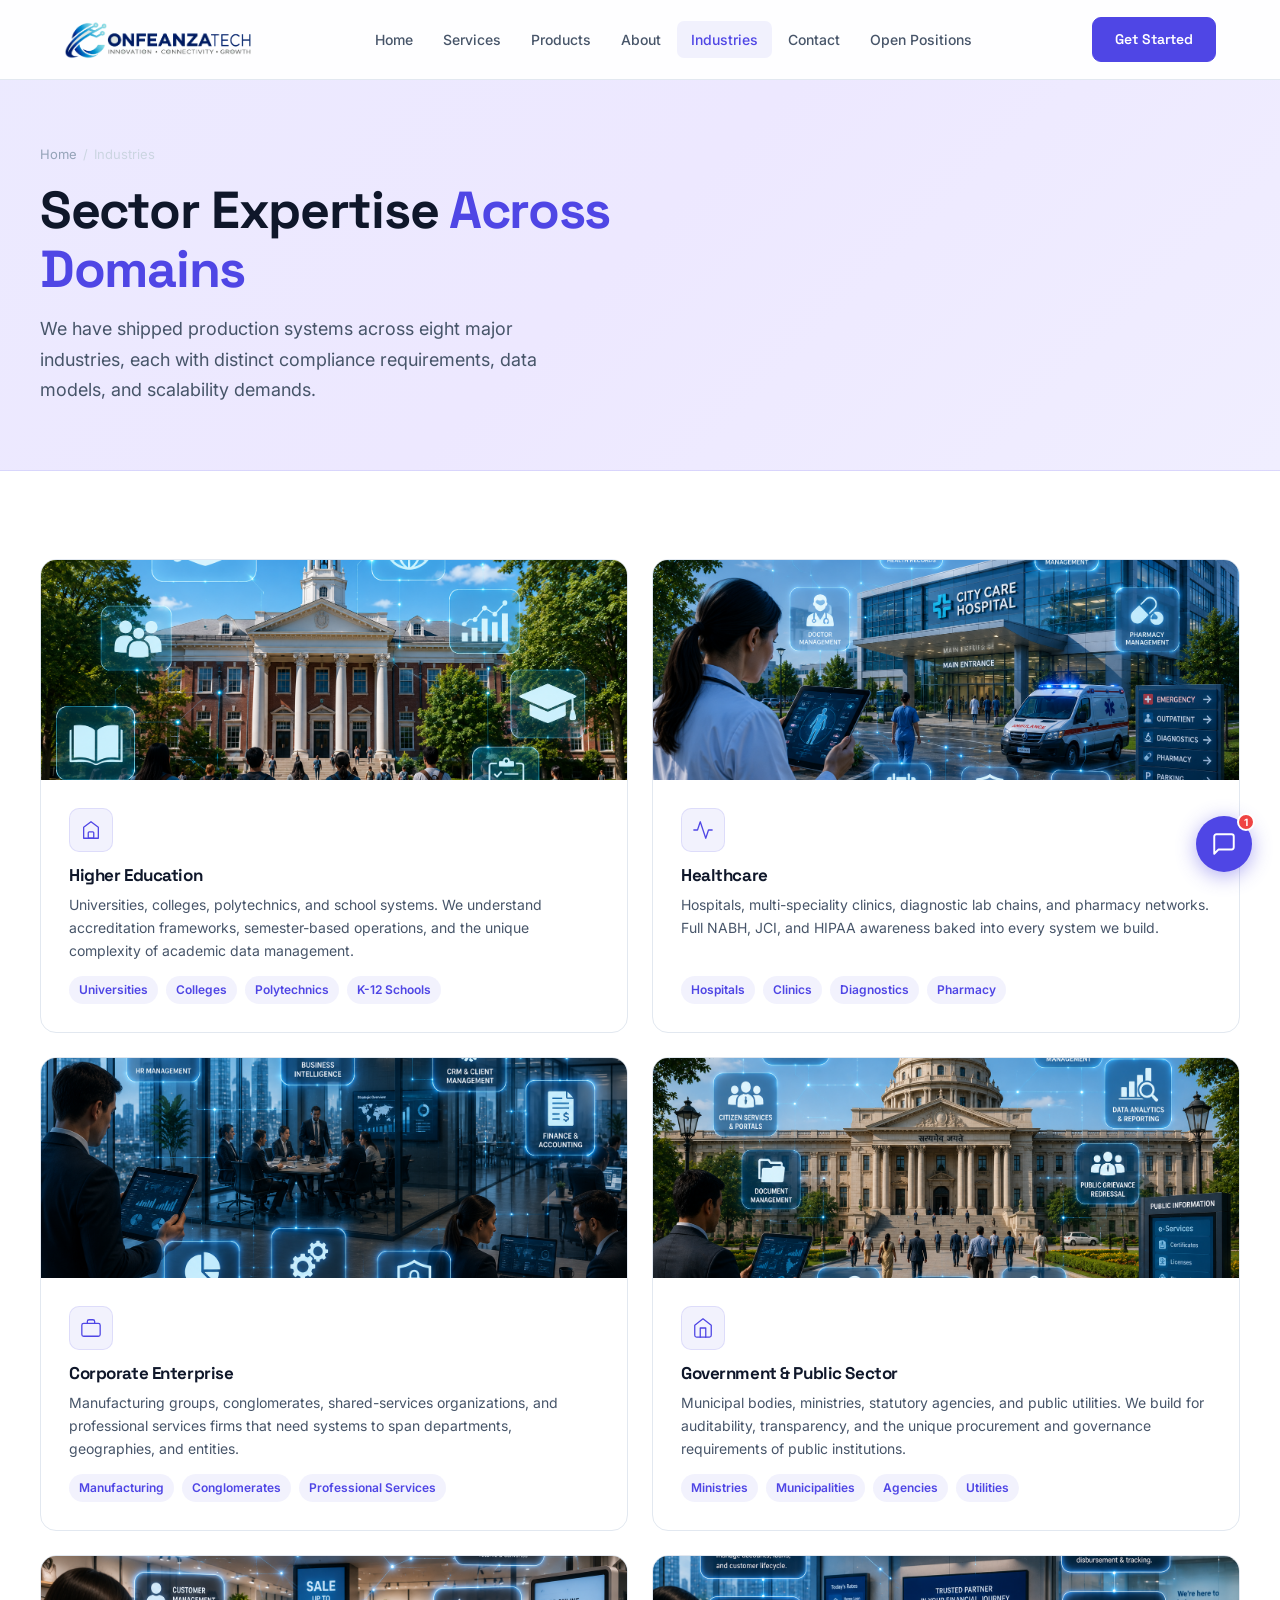
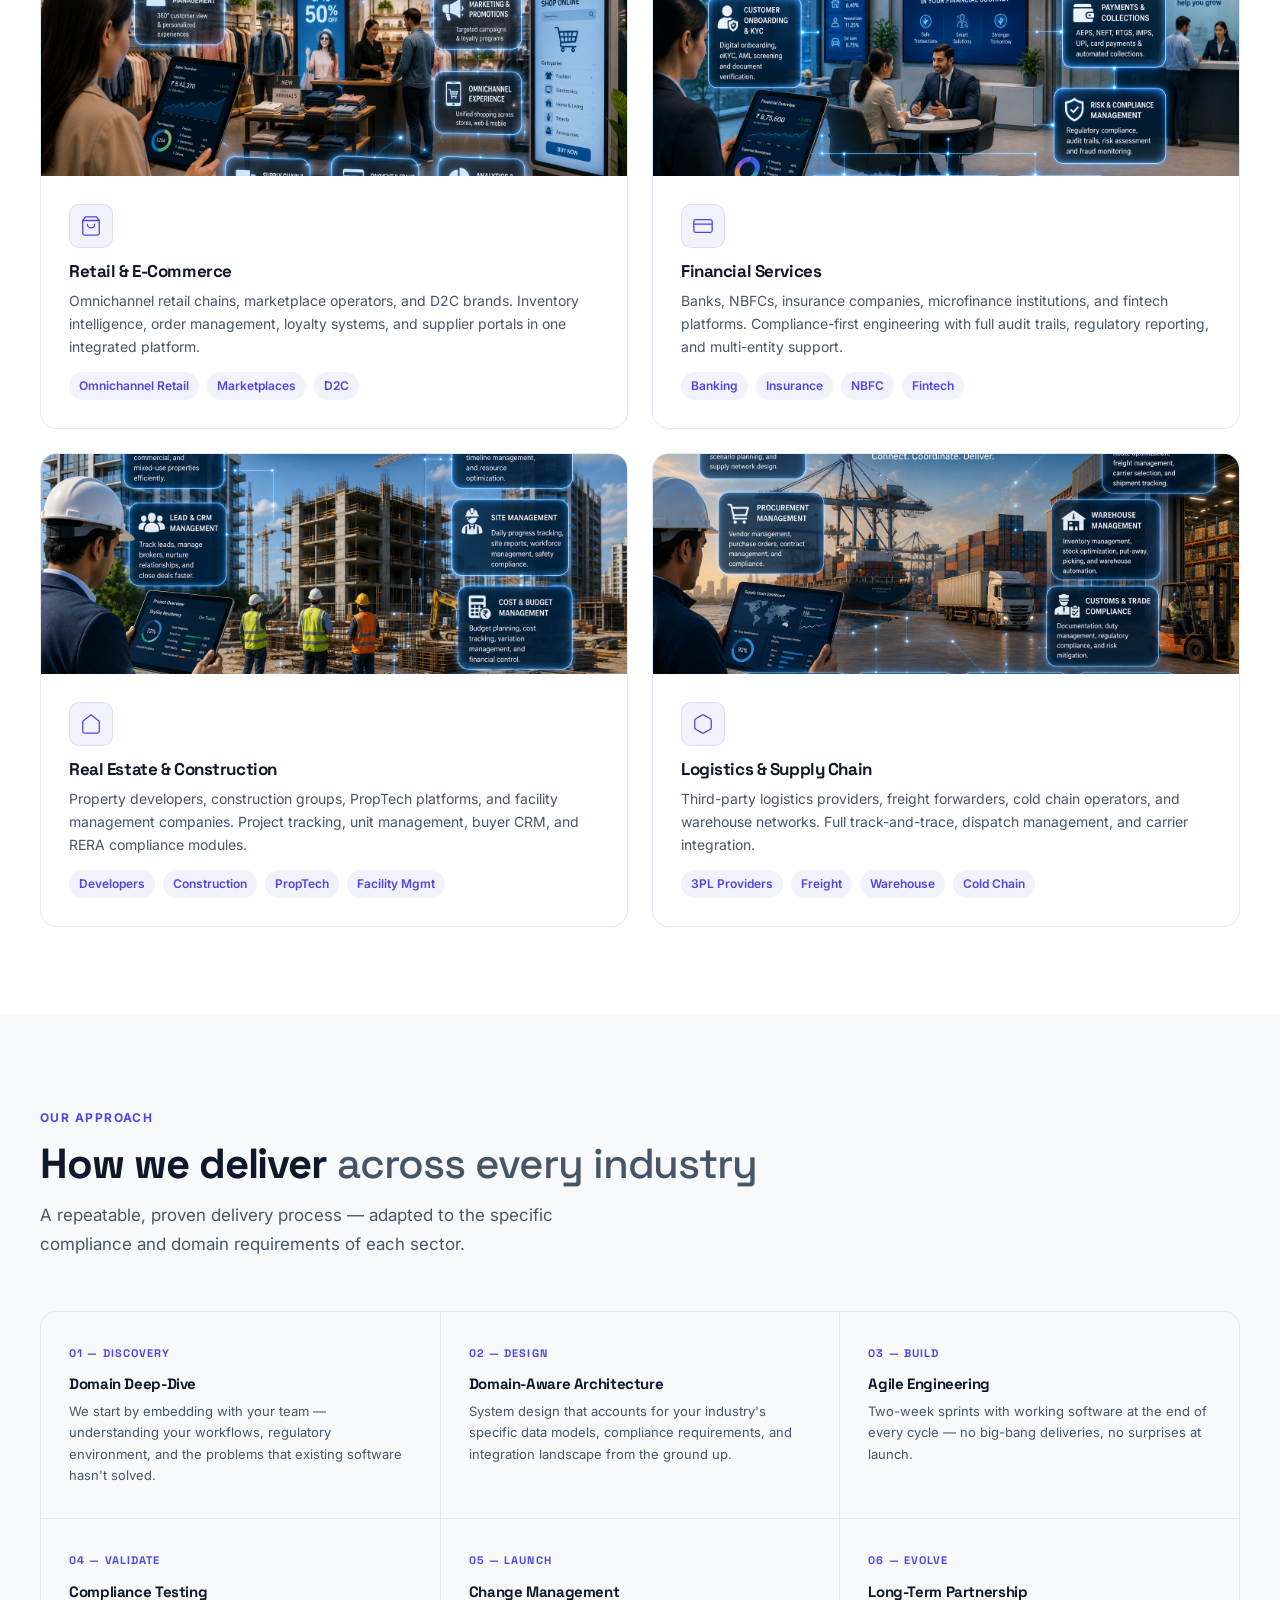
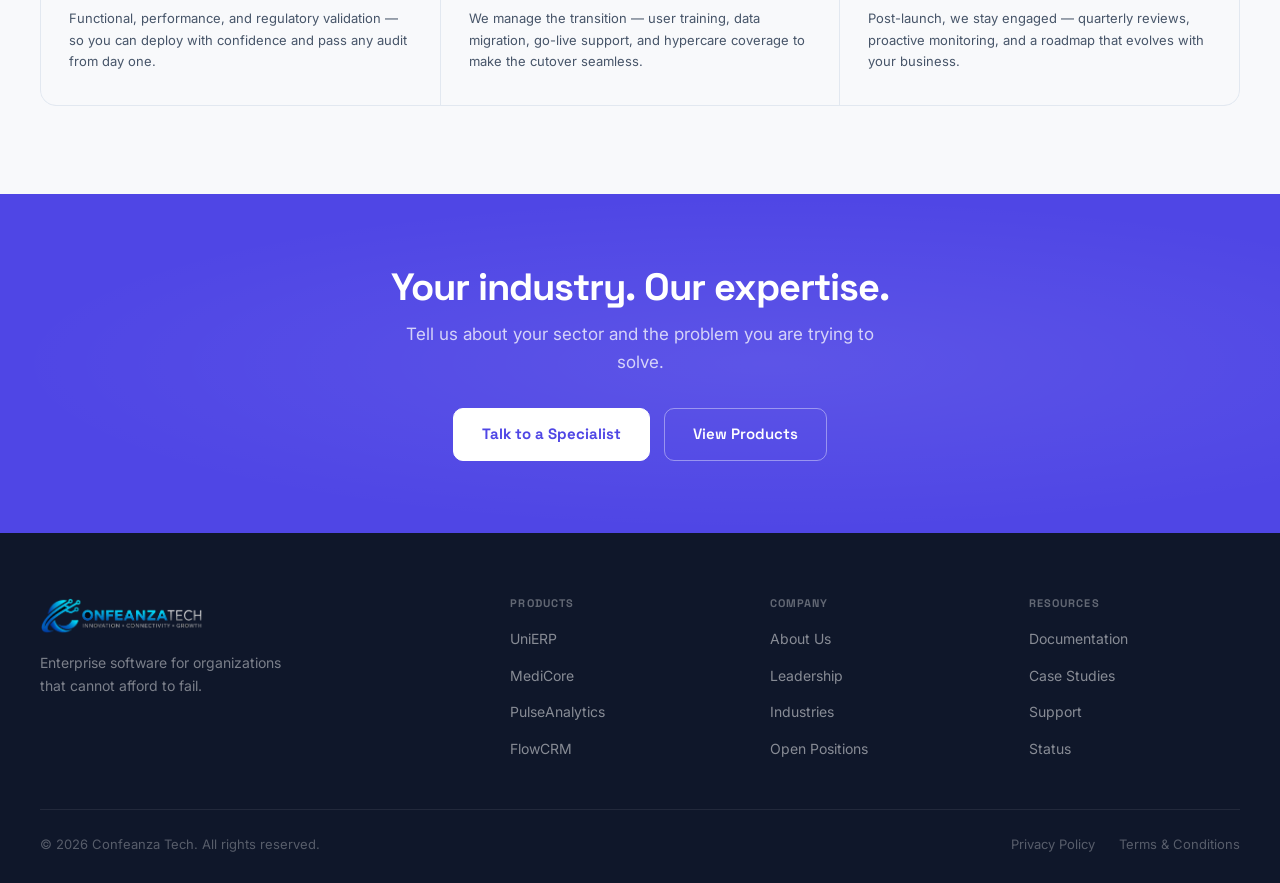
<file: CoTech/industries.html>
<!DOCTYPE html>
<html lang="en">
<head>
<meta charset="UTF-8">
<meta name="viewport" content="width=device-width, initial-scale=1.0">
<title>Industries — Confeanza Tech</title>
<meta name="description" content="Confeanza Tech serves 8 major industries including education, healthcare, government, logistics, and more.">
<link rel="preconnect" href="https://fonts.googleapis.com">
<link rel="preconnect" href="https://fonts.gstatic.com" crossorigin>
<link href="https://fonts.googleapis.com/css2?family=Space+Grotesk:wght@400;500;600;700&family=Inter:wght@300;400;500;600&display=swap" rel="stylesheet">
<link rel="stylesheet" href="style.css">
<style>
.ind-grid{display:grid;grid-template-columns:repeat(2,1fr);gap:24px}
.ind-card{border:1px solid var(--border);border-radius:16px;background:var(--bg);transition:box-shadow .2s,border-color .2s;overflow:hidden;display:flex;flex-direction:column}
.ind-card:hover{box-shadow:var(--shadow-h);border-color:var(--border-h)}
.ind-card-visual{height:220px;overflow:hidden;flex-shrink:0}
.ind-card-visual img{width:100%;height:100%;object-fit:cover;display:block;transition:transform .5s ease}
.ind-card:hover .ind-card-visual img{transform:scale(1.05)}
.ind-visual-gradient{height:220px;display:flex;align-items:center;justify-content:center;flex-shrink:0}
.ind-visual-gradient svg{width:58px;height:58px;stroke:#fff;stroke-width:1.2;fill:none;stroke-linecap:round;stroke-linejoin:round;opacity:0.85}
.ind-card-body{padding:28px;display:flex;flex-direction:column;flex:1}
.ind-icon-box{width:44px;height:44px;border-radius:10px;background:var(--accent-bg);border:1px solid rgba(79,70,229,0.12);display:flex;align-items:center;justify-content:center;margin-bottom:14px}
.ind-icon-box svg{width:22px;height:22px;stroke:var(--accent);stroke-width:1.4;fill:none;stroke-linecap:round;stroke-linejoin:round}
.ind-card h3{font-size:17px;font-weight:700;margin-bottom:8px}
.ind-card p{font-size:14px;color:var(--text2);line-height:1.65;flex:1}
.ind-card-full{border:1px solid var(--border);border-radius:16px;padding:36px;background:var(--bg);margin-top:0}
.ind-tags{display:flex;flex-wrap:wrap;gap:8px;margin-top:14px}
.ind-tag{font-size:12px;color:var(--accent);background:var(--accent-bg);padding:4px 10px;border-radius:100px;font-weight:600}
/* Process */
.process-grid{display:grid;grid-template-columns:repeat(3,1fr);gap:1px;background:var(--border);border:1px solid var(--border);border-radius:16px;overflow:hidden}
.proc-card{background:var(--bg1);padding:32px 28px;transition:background .2s}
.proc-card:hover{background:var(--bg)}
.proc-num{font-family:'Space Grotesk',sans-serif;font-size:11px;font-weight:700;letter-spacing:0.1em;text-transform:uppercase;color:var(--accent);margin-bottom:14px}
.proc-card h3{font-size:15px;font-weight:700;margin-bottom:8px}
.proc-card p{font-size:13px;color:var(--text2);line-height:1.65}
@media(max-width:760px){
  .ind-grid{grid-template-columns:1fr}
  .process-grid{grid-template-columns:1fr 1fr}
}
@media(max-width:520px){
  .process-grid{grid-template-columns:1fr}
}
@media(max-width:480px){
  .ind-card-body{padding:20px}
  .ind-card-visual,.ind-visual-gradient{height:180px}
  .ind-card-full{padding:22px 18px}
  .proc-card{padding:22px 18px}
}
</style>
</head>
<body>

<nav>
  <div class="nav-inner">
    <a href="index.html" class="nav-logo">
      <img src="companylogo.png" alt="Confeanza Tech" class="nav-logo-img">
    </a>
    <div class="nav-links">
      <a href="index.html">Home</a>
      <a href="services.html">Services</a>
      <a href="products.html">Products</a>
      <a href="about.html">About</a>
      <a href="industries.html" class="active">Industries</a>
      <a href="contact.html">Contact</a>
      <a href="openpositions.html">Open Positions</a>
    </div>
    <div class="nav-cta">
      <a href="contact.html" class="btn btn-primary">Get Started</a>
    </div>
    <button class="nav-hamburger" id="navToggle" aria-label="Open menu"><span></span><span></span><span></span></button>
  </div>
</nav>
<div class="nav-drawer" id="navDrawer">
  <a href="index.html">Home</a>
  <a href="services.html">Services</a>
  <a href="products.html">Products</a>
  <a href="about.html">About</a>
  <a href="industries.html" class="active">Industries</a>
  <a href="contact.html">Contact</a>
  <a href="openpositions.html">Open Positions</a>
  <div class="nav-drawer-cta"><a href="contact.html" class="btn btn-primary">Get Started</a></div>
</div>

<div class="page-hero">
  <div class="page-hero-inner">
    <div class="page-hero-breadcrumb"><a href="index.html">Home</a><span>/</span><span>Industries</span></div>
    <h1>Sector Expertise <span style="color:var(--accent)">Across Domains</span></h1>
    <p>We have shipped production systems across eight major industries, each with distinct compliance requirements, data models, and scalability demands.</p>
  </div>
</div>

<!-- INDUSTRIES -->
<section>
  <div class="section-inner">
    <div class="ind-grid">

      <div class="ind-card reveal">
        <div class="ind-card-visual"><img src="higherEducation.png" alt="Higher Education"></div>
        <div class="ind-card-body">
          <div class="ind-icon-box"><svg viewBox="0 0 24 24"><path d="M12 3L4 9v12h16V9L12 3z"/><rect x="9" y="14" width="6" height="7" rx="1"/></svg></div>
          <h3>Higher Education</h3>
          <p>Universities, colleges, polytechnics, and school systems. We understand accreditation frameworks, semester-based operations, and the unique complexity of academic data management.</p>
          <div class="ind-tags"><span class="ind-tag">Universities</span><span class="ind-tag">Colleges</span><span class="ind-tag">Polytechnics</span><span class="ind-tag">K-12 Schools</span></div>
        </div>
      </div>

      <div class="ind-card reveal">
        <div class="ind-card-visual"><img src="healtcare.png" alt="Healthcare"></div>
        <div class="ind-card-body">
          <div class="ind-icon-box"><svg viewBox="0 0 24 24"><path d="M22 12h-4l-3 9L9 3l-3 9H2"/></svg></div>
          <h3>Healthcare</h3>
          <p>Hospitals, multi-speciality clinics, diagnostic lab chains, and pharmacy networks. Full NABH, JCI, and HIPAA awareness baked into every system we build.</p>
          <div class="ind-tags"><span class="ind-tag">Hospitals</span><span class="ind-tag">Clinics</span><span class="ind-tag">Diagnostics</span><span class="ind-tag">Pharmacy</span></div>
        </div>
      </div>

      <div class="ind-card reveal">
        <div class="ind-card-visual"><img src="corporate.png" alt="Corporate Enterprise"></div>
        <div class="ind-card-body">
          <div class="ind-icon-box"><svg viewBox="0 0 24 24"><rect x="2" y="7" width="20" height="14" rx="2"/><path d="M16 7V5a2 2 0 00-2-2h-4a2 2 0 00-2 2v2"/></svg></div>
          <h3>Corporate Enterprise</h3>
          <p>Manufacturing groups, conglomerates, shared-services organizations, and professional services firms that need systems to span departments, geographies, and entities.</p>
          <div class="ind-tags"><span class="ind-tag">Manufacturing</span><span class="ind-tag">Conglomerates</span><span class="ind-tag">Professional Services</span></div>
        </div>
      </div>

      <div class="ind-card reveal">
        <div class="ind-card-visual"><img src="goverment_public.png" alt="Government &amp; Public Sector"></div>
        <div class="ind-card-body">
          <div class="ind-icon-box"><svg viewBox="0 0 24 24"><path d="M3 9l9-7 9 7v11a2 2 0 01-2 2H5a2 2 0 01-2-2z"/><polyline points="9,22 9,12 15,12 15,22"/></svg></div>
          <h3>Government &amp; Public Sector</h3>
          <p>Municipal bodies, ministries, statutory agencies, and public utilities. We build for auditability, transparency, and the unique procurement and governance requirements of public institutions.</p>
          <div class="ind-tags"><span class="ind-tag">Ministries</span><span class="ind-tag">Municipalities</span><span class="ind-tag">Agencies</span><span class="ind-tag">Utilities</span></div>
        </div>
      </div>

      <div class="ind-card reveal">
        <div class="ind-card-visual"><img src="Retail & E-Commerce.png" alt="Retail &amp; E-Commerce"></div>
        <div class="ind-card-body">
          <div class="ind-icon-box"><svg viewBox="0 0 24 24"><path d="M6 2L3 6v14a2 2 0 002 2h14a2 2 0 002-2V6l-3-4z"/><line x1="3" y1="6" x2="21" y2="6"/><path d="M16 10a4 4 0 01-8 0"/></svg></div>
          <h3>Retail &amp; E-Commerce</h3>
          <p>Omnichannel retail chains, marketplace operators, and D2C brands. Inventory intelligence, order management, loyalty systems, and supplier portals in one integrated platform.</p>
          <div class="ind-tags"><span class="ind-tag">Omnichannel Retail</span><span class="ind-tag">Marketplaces</span><span class="ind-tag">D2C</span></div>
        </div>
      </div>

      <div class="ind-card reveal">
        <div class="ind-card-visual"><img src="Financial Services.png" alt="Financial Services"></div>
        <div class="ind-card-body">
          <div class="ind-icon-box"><svg viewBox="0 0 24 24"><rect x="2" y="5" width="20" height="14" rx="2"/><line x1="2" y1="10" x2="22" y2="10"/></svg></div>
          <h3>Financial Services</h3>
          <p>Banks, NBFCs, insurance companies, microfinance institutions, and fintech platforms. Compliance-first engineering with full audit trails, regulatory reporting, and multi-entity support.</p>
          <div class="ind-tags"><span class="ind-tag">Banking</span><span class="ind-tag">Insurance</span><span class="ind-tag">NBFC</span><span class="ind-tag">Fintech</span></div>
        </div>
      </div>

      <div class="ind-card reveal">
        <div class="ind-card-visual"><img src="Real Estate & Construction.png" alt="Real Estate &amp; Construction"></div>
        <div class="ind-card-body">
          <div class="ind-icon-box"><svg viewBox="0 0 24 24"><path d="M3 9l9-7 9 7v11a2 2 0 01-2 2H5a2 2 0 01-2-2z"/></svg></div>
          <h3>Real Estate &amp; Construction</h3>
          <p>Property developers, construction groups, PropTech platforms, and facility management companies. Project tracking, unit management, buyer CRM, and RERA compliance modules.</p>
          <div class="ind-tags"><span class="ind-tag">Developers</span><span class="ind-tag">Construction</span><span class="ind-tag">PropTech</span><span class="ind-tag">Facility Mgmt</span></div>
        </div>
      </div>

      <div class="ind-card reveal">
        <div class="ind-card-visual"><img src="Logistics & Supply Chain.png" alt="Logistics &amp; Supply Chain"></div>
        <div class="ind-card-body">
          <div class="ind-icon-box"><svg viewBox="0 0 24 24"><path d="M21 16V8a2 2 0 00-1-1.73l-7-4a2 2 0 00-2 0l-7 4A2 2 0 003 8v8a2 2 0 001 1.73l7 4a2 2 0 002 0l7-4A2 2 0 0021 16z"/></svg></div>
          <h3>Logistics &amp; Supply Chain</h3>
          <p>Third-party logistics providers, freight forwarders, cold chain operators, and warehouse networks. Full track-and-trace, dispatch management, and carrier integration.</p>
          <div class="ind-tags"><span class="ind-tag">3PL Providers</span><span class="ind-tag">Freight</span><span class="ind-tag">Warehouse</span><span class="ind-tag">Cold Chain</span></div>
        </div>
      </div>

    </div>
  </div>
</section>

<!-- PROCESS -->
<section class="alt-bg">
  <div class="section-inner">
    <div class="section-head reveal">
      <div class="label">Our Approach</div>
      <h2 class="section-title">How we deliver <span class="muted">across every industry</span></h2>
      <p class="section-sub">A repeatable, proven delivery process — adapted to the specific compliance and domain requirements of each sector.</p>
    </div>
    <div class="process-grid reveal">
      <div class="proc-card">
        <div class="proc-num">01 — Discovery</div>
        <h3>Domain Deep-Dive</h3>
        <p>We start by embedding with your team — understanding your workflows, regulatory environment, and the problems that existing software hasn't solved.</p>
      </div>
      <div class="proc-card">
        <div class="proc-num">02 — Design</div>
        <h3>Domain-Aware Architecture</h3>
        <p>System design that accounts for your industry's specific data models, compliance requirements, and integration landscape from the ground up.</p>
      </div>
      <div class="proc-card">
        <div class="proc-num">03 — Build</div>
        <h3>Agile Engineering</h3>
        <p>Two-week sprints with working software at the end of every cycle — no big-bang deliveries, no surprises at launch.</p>
      </div>
      <div class="proc-card">
        <div class="proc-num">04 — Validate</div>
        <h3>Compliance Testing</h3>
        <p>Functional, performance, and regulatory validation — so you can deploy with confidence and pass any audit from day one.</p>
      </div>
      <div class="proc-card">
        <div class="proc-num">05 — Launch</div>
        <h3>Change Management</h3>
        <p>We manage the transition — user training, data migration, go-live support, and hypercare coverage to make the cutover seamless.</p>
      </div>
      <div class="proc-card">
        <div class="proc-num">06 — Evolve</div>
        <h3>Long-Term Partnership</h3>
        <p>Post-launch, we stay engaged — quarterly reviews, proactive monitoring, and a roadmap that evolves with your business.</p>
      </div>
    </div>
  </div>
</section>

<div class="cta-strip">
  <h2>Your industry. Our expertise.</h2>
  <p>Tell us about your sector and the problem you are trying to solve.</p>
  <div class="cta-actions">
    <a href="contact.html" class="btn btn-white btn-lg">Talk to a Specialist</a>
    <a href="products.html" class="btn btn-outline-white btn-lg">View Products</a>
  </div>
</div>

<footer>
  <div class="footer-inner">
    <div class="footer-top">
      <div class="footer-brand">
        <a href="index.html" class="nav-logo">
          <img src="CompanyLogoForDarkTheme.png" alt="Confeanza Tech" class="nav-logo-img">
        </a>
        <p>Enterprise software for organizations that cannot afford to fail.</p>
      </div>
      <div class="footer-col">
        <h4>Products</h4>
        <ul>
          <li><a href="products.html">UniERP</a></li>
          <li><a href="products.html">MediCore</a></li>
          <li><a href="products.html">PulseAnalytics</a></li>
          <li><a href="products.html">FlowCRM</a></li>
        </ul>
      </div>
      <div class="footer-col">
        <h4>Company</h4>
        <ul>
          <li><a href="about.html">About Us</a></li>
          <li><a href="about.html">Leadership</a></li>
          <li><a href="industries.html">Industries</a></li>
          <li><a href="openpositions.html">Open Positions</a></li>
        </ul>
      </div>
      <div class="footer-col">
        <h4>Resources</h4>
        <ul>
          <li><a href="contact.html">Documentation</a></li>
          <li><a href="contact.html">Case Studies</a></li>
          <li><a href="contact.html">Support</a></li>
          <li><a href="contact.html">Status</a></li>
        </ul>
      </div>
    </div>
    <div class="footer-bottom">
      <span>&#169; 2026 Confeanza Tech. All rights reserved.</span>
      <div class="footer-links">
        <a href="privacy.html">Privacy Policy</a>
        <a href="terms.html">Terms &amp; Conditions</a>
      </div>
    </div>
  </div>
</footer>
<script>
var obs=new IntersectionObserver(function(e){e.forEach(function(e){if(e.isIntersecting){e.target.classList.add('in');obs.unobserve(e.target);}});},{threshold:0.08});
document.querySelectorAll('.reveal').forEach(function(el){obs.observe(el);});
var navT=document.getElementById('navToggle'),navD=document.getElementById('navDrawer');
if(navT&&navD){navT.addEventListener('click',function(){navT.classList.toggle('open');navD.classList.toggle('open');});navD.querySelectorAll('a').forEach(function(a){a.addEventListener('click',function(){navT.classList.remove('open');navD.classList.remove('open');});});}
</script>
<script src="chatbot.js"></script>
</body>
</html>
</file>
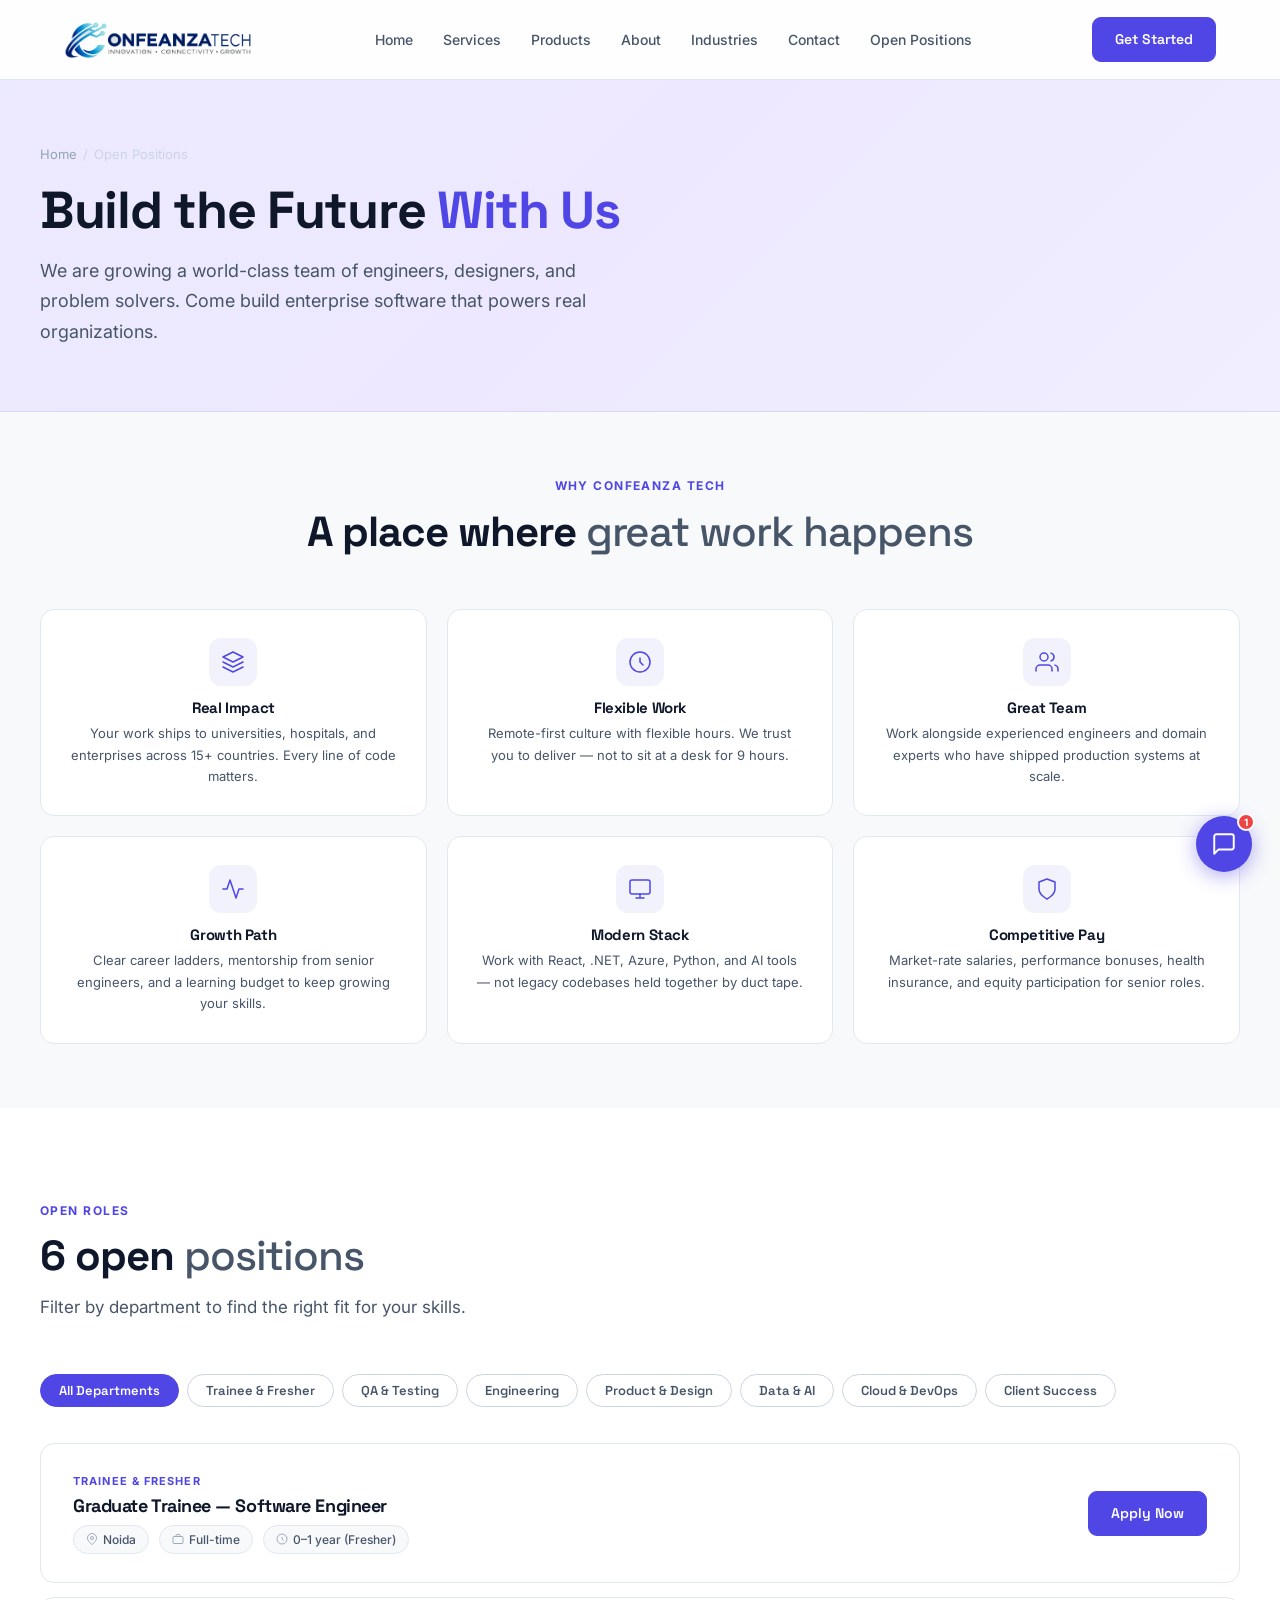
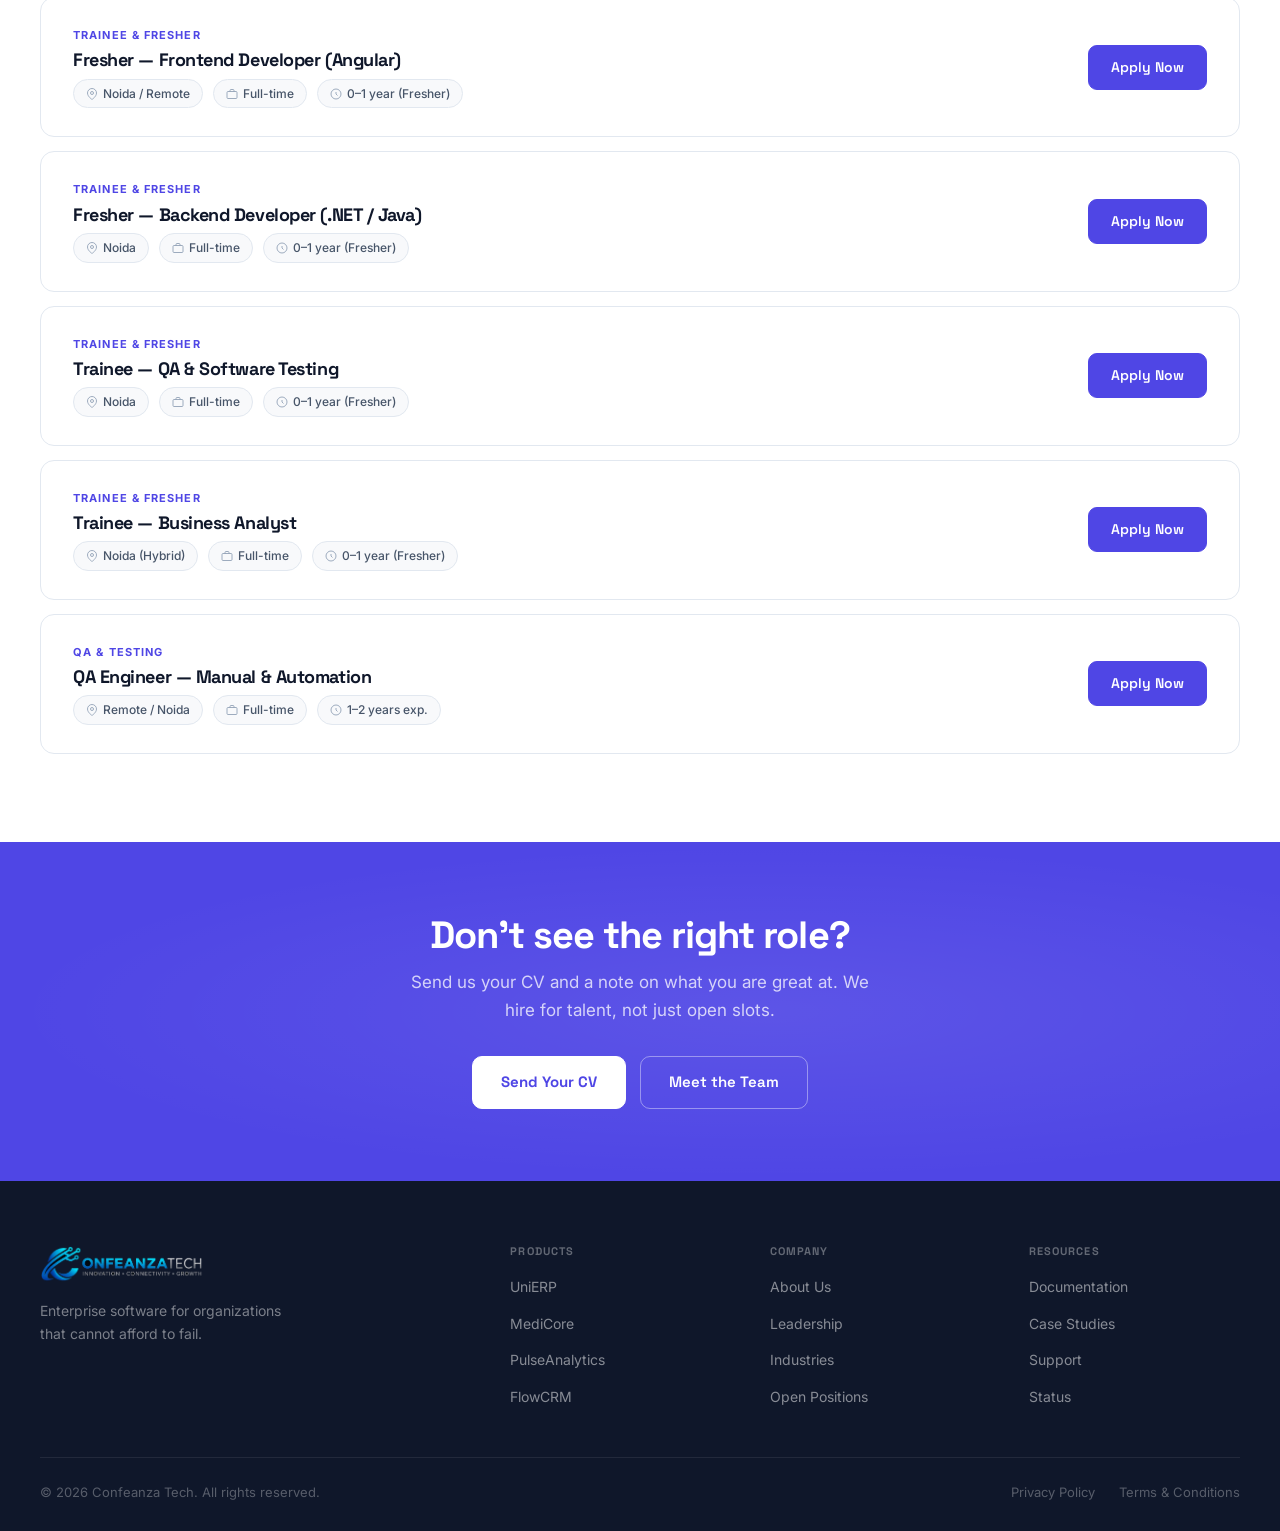
<file: CoTech/openpositions.html>
<!DOCTYPE html>
<html lang="en">
<head>
<meta charset="UTF-8">
<meta name="viewport" content="width=device-width, initial-scale=1.0">
<title>Open Positions — Confeanza Tech</title>
<meta name="description" content="Join Confeanza Tech — explore open roles in engineering, product, design, and client success.">
<link rel="preconnect" href="https://fonts.googleapis.com">
<link rel="preconnect" href="https://fonts.gstatic.com" crossorigin>
<link href="https://fonts.googleapis.com/css2?family=Space+Grotesk:wght@400;500;600;700&family=Inter:wght@300;400;500;600&display=swap" rel="stylesheet">
<link rel="stylesheet" href="style.css">
<style>
/* Filter tabs */
.dept-filters{display:flex;flex-wrap:wrap;gap:8px;margin-bottom:36px}
.dept-btn{padding:7px 18px;border-radius:100px;font-size:13px;font-weight:600;font-family:'Space Grotesk',sans-serif;cursor:pointer;border:1px solid var(--border-h);background:var(--bg);color:var(--text2);transition:all .15s}
.dept-btn:hover{border-color:var(--accent);color:var(--accent);background:var(--accent-bg)}
.dept-btn.active{background:var(--accent);color:#fff;border-color:var(--accent)}
/* Job cards */
.jobs-list{display:flex;flex-direction:column;gap:14px}
.job-card{border:1px solid var(--border);border-radius:14px;padding:28px 32px;background:var(--bg);display:flex;align-items:center;justify-content:space-between;gap:24px;transition:box-shadow .2s,border-color .2s;cursor:pointer}
.job-card:hover{box-shadow:var(--shadow-h);border-color:var(--border-h)}
.job-card-left{flex:1}
.job-dept{font-size:11px;font-weight:700;letter-spacing:0.1em;text-transform:uppercase;color:var(--accent);margin-bottom:6px}
.job-card h3{font-size:18px;font-weight:700;color:var(--text);margin-bottom:8px}
.job-meta{display:flex;flex-wrap:wrap;gap:10px}
.job-badge{display:inline-flex;align-items:center;gap:5px;font-size:12px;font-weight:500;color:var(--text2);background:var(--bg1);border:1px solid var(--border);border-radius:100px;padding:4px 12px}
.job-badge svg{width:12px;height:12px;stroke:var(--text3);stroke-width:1.8;fill:none;flex-shrink:0}
.job-apply-btn{flex-shrink:0}
/* Values strip */
.values-grid{display:grid;grid-template-columns:repeat(3,1fr);gap:20px}
.value-item{border:1px solid var(--border);border-radius:14px;padding:28px;background:var(--bg);text-align:center}
.value-item .vi-icon{width:48px;height:48px;border-radius:12px;background:var(--accent-bg);display:flex;align-items:center;justify-content:center;margin:0 auto 14px}
.value-item .vi-icon svg{width:24px;height:24px;stroke:var(--accent);stroke-width:1.5;fill:none}
.value-item h3{font-size:15px;font-weight:700;margin-bottom:6px}
.value-item p{font-size:13px;color:var(--text2);line-height:1.65}
/* No results */
.no-jobs{text-align:center;padding:56px 24px;color:var(--text3);font-size:15px;display:none}
@media(max-width:680px){
  .job-card{flex-direction:column;align-items:flex-start}
  .values-grid{grid-template-columns:1fr 1fr}
}
@media(max-width:460px){
  .values-grid{grid-template-columns:1fr}
}
@media(max-width:480px){
  .job-card{padding:20px}
  .job-card h3{font-size:15px}
  .dept-filters{gap:6px}
  .dept-btn{padding:6px 13px;font-size:12px}
  .value-item{padding:20px 18px}
}
</style>
</head>
<body>

<nav>
  <div class="nav-inner">
    <a href="index.html" class="nav-logo">
      <img src="companylogo.png" alt="Confeanza Tech" class="nav-logo-img">
    </a>
    <div class="nav-links">
      <a href="index.html">Home</a>
      <a href="services.html">Services</a>
      <a href="products.html">Products</a>
      <a href="about.html">About</a>
      <a href="industries.html">Industries</a>
      <a href="contact.html">Contact</a>
      <a href="openpositions.html">Open Positions</a>
    </div>
    <div class="nav-cta">
      <a href="contact.html" class="btn btn-primary">Get Started</a>
    </div>
    <button class="nav-hamburger" id="navToggle" aria-label="Open menu"><span></span><span></span><span></span></button>
  </div>
</nav>
<div class="nav-drawer" id="navDrawer">
  <a href="index.html">Home</a>
  <a href="services.html">Services</a>
  <a href="products.html">Products</a>
  <a href="about.html">About</a>
  <a href="industries.html">Industries</a>
  <a href="contact.html">Contact</a>
  <a href="openpositions.html" class="active">Open Positions</a>
  <div class="nav-drawer-cta"><a href="contact.html" class="btn btn-primary">Get Started</a></div>
</div>

<div class="page-hero">
  <div class="page-hero-inner">
    <div class="page-hero-breadcrumb"><a href="index.html">Home</a><span>/</span><span>Open Positions</span></div>
    <h1>Build the Future <span style="color:var(--accent)">With Us</span></h1>
    <p>We are growing a world-class team of engineers, designers, and problem solvers. Come build enterprise software that powers real organizations.</p>
  </div>
</div>

<!-- WHY JOIN -->
<section class="alt-bg" style="padding:64px 24px">
  <div class="section-inner">
    <div class="section-head reveal" style="text-align:center;display:flex;flex-direction:column;align-items:center;margin-bottom:40px">
      <div class="label">Why Confeanza Tech</div>
      <h2 class="section-title">A place where <span class="muted">great work happens</span></h2>
    </div>
    <div class="values-grid reveal">
      <div class="value-item">
        <div class="vi-icon"><svg viewBox="0 0 24 24" stroke-linecap="round" stroke-linejoin="round"><path d="M12 2L2 7l10 5 10-5-10-5z"/><path d="M2 17l10 5 10-5"/><path d="M2 12l10 5 10-5"/></svg></div>
        <h3>Real Impact</h3>
        <p>Your work ships to universities, hospitals, and enterprises across 15+ countries. Every line of code matters.</p>
      </div>
      <div class="value-item">
        <div class="vi-icon"><svg viewBox="0 0 24 24" stroke-linecap="round" stroke-linejoin="round"><circle cx="12" cy="12" r="10"/><path d="M12 8v4l3 3"/></svg></div>
        <h3>Flexible Work</h3>
        <p>Remote-first culture with flexible hours. We trust you to deliver — not to sit at a desk for 9 hours.</p>
      </div>
      <div class="value-item">
        <div class="vi-icon"><svg viewBox="0 0 24 24" stroke-linecap="round" stroke-linejoin="round"><path d="M17 21v-2a4 4 0 00-4-4H5a4 4 0 00-4 4v2"/><circle cx="9" cy="7" r="4"/><path d="M23 21v-2a4 4 0 00-3-3.87M16 3.13a4 4 0 010 7.75"/></svg></div>
        <h3>Great Team</h3>
        <p>Work alongside experienced engineers and domain experts who have shipped production systems at scale.</p>
      </div>
      <div class="value-item">
        <div class="vi-icon"><svg viewBox="0 0 24 24" stroke-linecap="round" stroke-linejoin="round"><polyline points="22 12 18 12 15 21 9 3 6 12 2 12"/></svg></div>
        <h3>Growth Path</h3>
        <p>Clear career ladders, mentorship from senior engineers, and a learning budget to keep growing your skills.</p>
      </div>
      <div class="value-item">
        <div class="vi-icon"><svg viewBox="0 0 24 24" stroke-linecap="round" stroke-linejoin="round"><rect x="2" y="3" width="20" height="14" rx="2"/><path d="M8 21h8M12 17v4"/></svg></div>
        <h3>Modern Stack</h3>
        <p>Work with React, .NET, Azure, Python, and AI tools — not legacy codebases held together by duct tape.</p>
      </div>
      <div class="value-item">
        <div class="vi-icon"><svg viewBox="0 0 24 24" stroke-linecap="round" stroke-linejoin="round"><path d="M12 22s8-4 8-10V5l-8-3-8 3v7c0 6 8 10 8 10z"/></svg></div>
        <h3>Competitive Pay</h3>
        <p>Market-rate salaries, performance bonuses, health insurance, and equity participation for senior roles.</p>
      </div>
    </div>
  </div>
</section>

<!-- OPEN ROLES -->
<section>
  <div class="section-inner">
    <div class="section-head reveal">
      <div class="label">Open Roles</div>
      <h2 class="section-title"><span id="job-count">6</span> open <span class="muted">positions</span></h2>
      <p class="section-sub">Filter by department to find the right fit for your skills.</p>
    </div>

    <div class="dept-filters reveal">
      <button class="dept-btn active" data-dept="all">All Departments</button>
      <button class="dept-btn" data-dept="trainee">Trainee &amp; Fresher</button>
      <button class="dept-btn" data-dept="qa">QA &amp; Testing</button>
      <button class="dept-btn" data-dept="engineering">Engineering</button>
      <button class="dept-btn" data-dept="product">Product &amp; Design</button>
      <button class="dept-btn" data-dept="data">Data &amp; AI</button>
      <button class="dept-btn" data-dept="cloud">Cloud &amp; DevOps</button>
      <button class="dept-btn" data-dept="client">Client Success</button>
    </div>

    <div class="jobs-list reveal" id="jobs-list">

      <!-- Trainee & Fresher -->
      <div class="job-card" data-dept="trainee">
        <div class="job-card-left">
          <div class="job-dept">Trainee &amp; Fresher</div>
          <h3>Graduate Trainee — Software Engineer</h3>
          <div class="job-meta">
            <span class="job-badge"><svg viewBox="0 0 24 24"><path d="M21 10c0 7-9 13-9 13s-9-6-9-13a9 9 0 0118 0z"/><circle cx="12" cy="10" r="3"/></svg>Noida</span>
            <span class="job-badge"><svg viewBox="0 0 24 24"><rect x="2" y="7" width="20" height="14" rx="2"/><path d="M16 7V5a2 2 0 00-2-2h-4a2 2 0 00-2 2v2"/></svg>Full-time</span>
            <span class="job-badge"><svg viewBox="0 0 24 24"><circle cx="12" cy="12" r="10"/><path d="M12 8v4l3 3"/></svg>0–1 year (Fresher)</span>
          </div>
        </div>
        <a href="#" class="btn btn-primary job-apply-btn">Apply Now</a>
      </div>

      <div class="job-card" data-dept="trainee">
        <div class="job-card-left">
          <div class="job-dept">Trainee &amp; Fresher</div>
          <h3>Fresher — Frontend Developer (Angular)</h3>
          <div class="job-meta">
            <span class="job-badge"><svg viewBox="0 0 24 24"><path d="M21 10c0 7-9 13-9 13s-9-6-9-13a9 9 0 0118 0z"/><circle cx="12" cy="10" r="3"/></svg>Noida / Remote</span>
            <span class="job-badge"><svg viewBox="0 0 24 24"><rect x="2" y="7" width="20" height="14" rx="2"/><path d="M16 7V5a2 2 0 00-2-2h-4a2 2 0 00-2 2v2"/></svg>Full-time</span>
            <span class="job-badge"><svg viewBox="0 0 24 24"><circle cx="12" cy="12" r="10"/><path d="M12 8v4l3 3"/></svg>0–1 year (Fresher)</span>
          </div>
        </div>
        <a href="#" class="btn btn-primary job-apply-btn">Apply Now</a>
      </div>

      <div class="job-card" data-dept="trainee">
        <div class="job-card-left">
          <div class="job-dept">Trainee &amp; Fresher</div>
          <h3>Fresher — Backend Developer (.NET / Java)</h3>
          <div class="job-meta">
            <span class="job-badge"><svg viewBox="0 0 24 24"><path d="M21 10c0 7-9 13-9 13s-9-6-9-13a9 9 0 0118 0z"/><circle cx="12" cy="10" r="3"/></svg>Noida</span>
            <span class="job-badge"><svg viewBox="0 0 24 24"><rect x="2" y="7" width="20" height="14" rx="2"/><path d="M16 7V5a2 2 0 00-2-2h-4a2 2 0 00-2 2v2"/></svg>Full-time</span>
            <span class="job-badge"><svg viewBox="0 0 24 24"><circle cx="12" cy="12" r="10"/><path d="M12 8v4l3 3"/></svg>0–1 year (Fresher)</span>
          </div>
        </div>
        <a href="#" class="btn btn-primary job-apply-btn">Apply Now</a>
      </div>

      <div class="job-card" data-dept="trainee">
        <div class="job-card-left">
          <div class="job-dept">Trainee &amp; Fresher</div>
          <h3>Trainee — QA &amp; Software Testing</h3>
          <div class="job-meta">
            <span class="job-badge"><svg viewBox="0 0 24 24"><path d="M21 10c0 7-9 13-9 13s-9-6-9-13a9 9 0 0118 0z"/><circle cx="12" cy="10" r="3"/></svg>Noida</span>
            <span class="job-badge"><svg viewBox="0 0 24 24"><rect x="2" y="7" width="20" height="14" rx="2"/><path d="M16 7V5a2 2 0 00-2-2h-4a2 2 0 00-2 2v2"/></svg>Full-time</span>
            <span class="job-badge"><svg viewBox="0 0 24 24"><circle cx="12" cy="12" r="10"/><path d="M12 8v4l3 3"/></svg>0–1 year (Fresher)</span>
          </div>
        </div>
        <a href="#" class="btn btn-primary job-apply-btn">Apply Now</a>
      </div>

      <div class="job-card" data-dept="trainee">
        <div class="job-card-left">
          <div class="job-dept">Trainee &amp; Fresher</div>
          <h3>Trainee — Business Analyst</h3>
          <div class="job-meta">
            <span class="job-badge"><svg viewBox="0 0 24 24"><path d="M21 10c0 7-9 13-9 13s-9-6-9-13a9 9 0 0118 0z"/><circle cx="12" cy="10" r="3"/></svg>Noida (Hybrid)</span>
            <span class="job-badge"><svg viewBox="0 0 24 24"><rect x="2" y="7" width="20" height="14" rx="2"/><path d="M16 7V5a2 2 0 00-2-2h-4a2 2 0 00-2 2v2"/></svg>Full-time</span>
            <span class="job-badge"><svg viewBox="0 0 24 24"><circle cx="12" cy="12" r="10"/><path d="M12 8v4l3 3"/></svg>0–1 year (Fresher)</span>
          </div>
        </div>
        <a href="#" class="btn btn-primary job-apply-btn">Apply Now</a>
      </div>

      <!-- QA & Testing -->
      <div class="job-card" data-dept="qa">
        <div class="job-card-left">
          <div class="job-dept">QA &amp; Testing</div>
          <h3>QA Engineer — Manual &amp; Automation</h3>
          <div class="job-meta">
            <span class="job-badge"><svg viewBox="0 0 24 24"><path d="M21 10c0 7-9 13-9 13s-9-6-9-13a9 9 0 0118 0z"/><circle cx="12" cy="10" r="3"/></svg>Remote / Noida</span>
            <span class="job-badge"><svg viewBox="0 0 24 24"><rect x="2" y="7" width="20" height="14" rx="2"/><path d="M16 7V5a2 2 0 00-2-2h-4a2 2 0 00-2 2v2"/></svg>Full-time</span>
            <span class="job-badge"><svg viewBox="0 0 24 24"><circle cx="12" cy="12" r="10"/><path d="M12 8v4l3 3"/></svg>1–2 years exp.</span>
          </div>
        </div>
        <a href="#" class="btn btn-primary job-apply-btn">Apply Now</a>
      </div>


    </div>
    <div class="no-jobs" id="no-jobs">No open positions in this department right now. <a href="contact.html" style="color:var(--accent)">Send us your CV anyway</a> — we are always interested in great people.</div>
  </div>
</section>

<!-- CTA -->
<div class="cta-strip">
  <h2>Don't see the right role?</h2>
  <p>Send us your CV and a note on what you are great at. We hire for talent, not just open slots.</p>
  <div class="cta-actions">
    <a href="#" class="btn btn-white btn-lg" id="send-cv-btn">Send Your CV</a>
    <a href="about.html" class="btn btn-outline-white btn-lg">Meet the Team</a>
  </div>
</div>

<footer>
  <div class="footer-inner">
    <div class="footer-top">
      <div class="footer-brand">
        <a href="index.html" class="nav-logo">
          <img src="CompanyLogoForDarkTheme.png" alt="Confeanza Tech" class="nav-logo-img">
        </a>
        <p>Enterprise software for organizations that cannot afford to fail.</p>
      </div>
      <div class="footer-col">
        <h4>Products</h4>
        <ul>
          <li><a href="products.html">UniERP</a></li>
          <li><a href="products.html">MediCore</a></li>
          <li><a href="products.html">PulseAnalytics</a></li>
          <li><a href="products.html">FlowCRM</a></li>
        </ul>
      </div>
      <div class="footer-col">
        <h4>Company</h4>
        <ul>
          <li><a href="about.html">About Us</a></li>
          <li><a href="about.html">Leadership</a></li>
          <li><a href="industries.html">Industries</a></li>
          <li><a href="openpositions.html">Open Positions</a></li>
        </ul>
      </div>
      <div class="footer-col">
        <h4>Resources</h4>
        <ul>
          <li><a href="contact.html">Documentation</a></li>
          <li><a href="contact.html">Case Studies</a></li>
          <li><a href="contact.html">Support</a></li>
          <li><a href="contact.html">Status</a></li>
        </ul>
      </div>
    </div>
    <div class="footer-bottom">
      <span>&#169; 2026 Confeanza Tech. All rights reserved.</span>
      <div class="footer-links">
        <a href="privacy.html">Privacy Policy</a>
        <a href="terms.html">Terms &amp; Conditions</a>
      </div>
    </div>
  </div>
</footer>

<script>
// Department filter
var btns = document.querySelectorAll('.dept-btn');
var cards = document.querySelectorAll('.job-card');
var countEl = document.getElementById('job-count');
var noJobs = document.getElementById('no-jobs');

btns.forEach(function(btn){
  btn.addEventListener('click', function(){
    btns.forEach(function(b){ b.classList.remove('active'); });
    btn.classList.add('active');
    var dept = btn.getAttribute('data-dept');
    var visible = 0;
    cards.forEach(function(card){
      if(dept === 'all' || card.getAttribute('data-dept') === dept){
        card.style.display = '';
        visible++;
      } else {
        card.style.display = 'none';
      }
    });
    countEl.textContent = visible;
    noJobs.style.display = visible === 0 ? 'block' : 'none';
  });
});

// Send Your CV mailto
var cvBtn = document.getElementById('send-cv-btn');
if (cvBtn) {
  var cvBody =
    'Hello Confeanza Tech Team,\n\n' +
    'I would like to submit my CV for consideration for any suitable openings at Confeanza Tech.\n\n' +
    'My Details:\n\n' +
    'Name: \n' +
    'Email: \n' +
    'Phone Number: \n' +
    'Current Location: \n' +
    'Years of Experience: \n' +
    'Current Company: \n' +
    'Area of Expertise: \n\n' +
    'Please find my resume attached for your review.\n\n' +
    'Thank you for your time and consideration.\n\n' +
    'Regards,\n' +
    '[Candidate Name]';
  cvBtn.href = 'mailto:meenamandal511@gmail.com,confeanzatech.official@gmail.com,neerajchityala0529@gmail.com' +
    '?subject=' + encodeURIComponent('CV Submission - Confeanza Tech') +
    '&body=' + encodeURIComponent(cvBody);
}

// Dynamic Apply Now mailto links
document.querySelectorAll('.job-apply-btn').forEach(function(btn) {
  var card = btn.closest('.job-card');
  var title = card.querySelector('h3').textContent.trim();
  var subject = 'Job Application - ' + title;
  var body =
    'Hello Confeanza Tech Team,\n\n' +
    'I would like to apply for the position of ' + title + '.\n\n' +
    'My Details:\n\n' +
    'Name: \n' +
    'Email: \n' +
    'Phone Number: \n' +
    'Current Location: \n' +
    'Years of Experience: \n' +
    'Current Company: \n\n' +
    'Please find my resume attached for your review.\n\n' +
    'Thank you for your time and consideration.\n\n' +
    'Regards,\n' +
    '[Candidate Name]';
  btn.href = 'mailto:meenamandal511@gmail.com,confeanzatech.official@gmail.com,neerajchityala0529@gmail.com' +
    '?subject=' + encodeURIComponent(subject) +
    '&body=' + encodeURIComponent(body);
});

// Reveal
var obs = new IntersectionObserver(function(e){
  e.forEach(function(e){ if(e.isIntersecting){ e.target.classList.add('in'); obs.unobserve(e.target); } });
}, {threshold:0.08});
document.querySelectorAll('.reveal').forEach(function(el){ obs.observe(el); });
var navT=document.getElementById('navToggle'),navD=document.getElementById('navDrawer');
if(navT&&navD){navT.addEventListener('click',function(){navT.classList.toggle('open');navD.classList.toggle('open');});navD.querySelectorAll('a').forEach(function(a){a.addEventListener('click',function(){navT.classList.remove('open');navD.classList.remove('open');});});}
</script>
<script src="chatbot.js"></script>
</body>
</html>
</file>
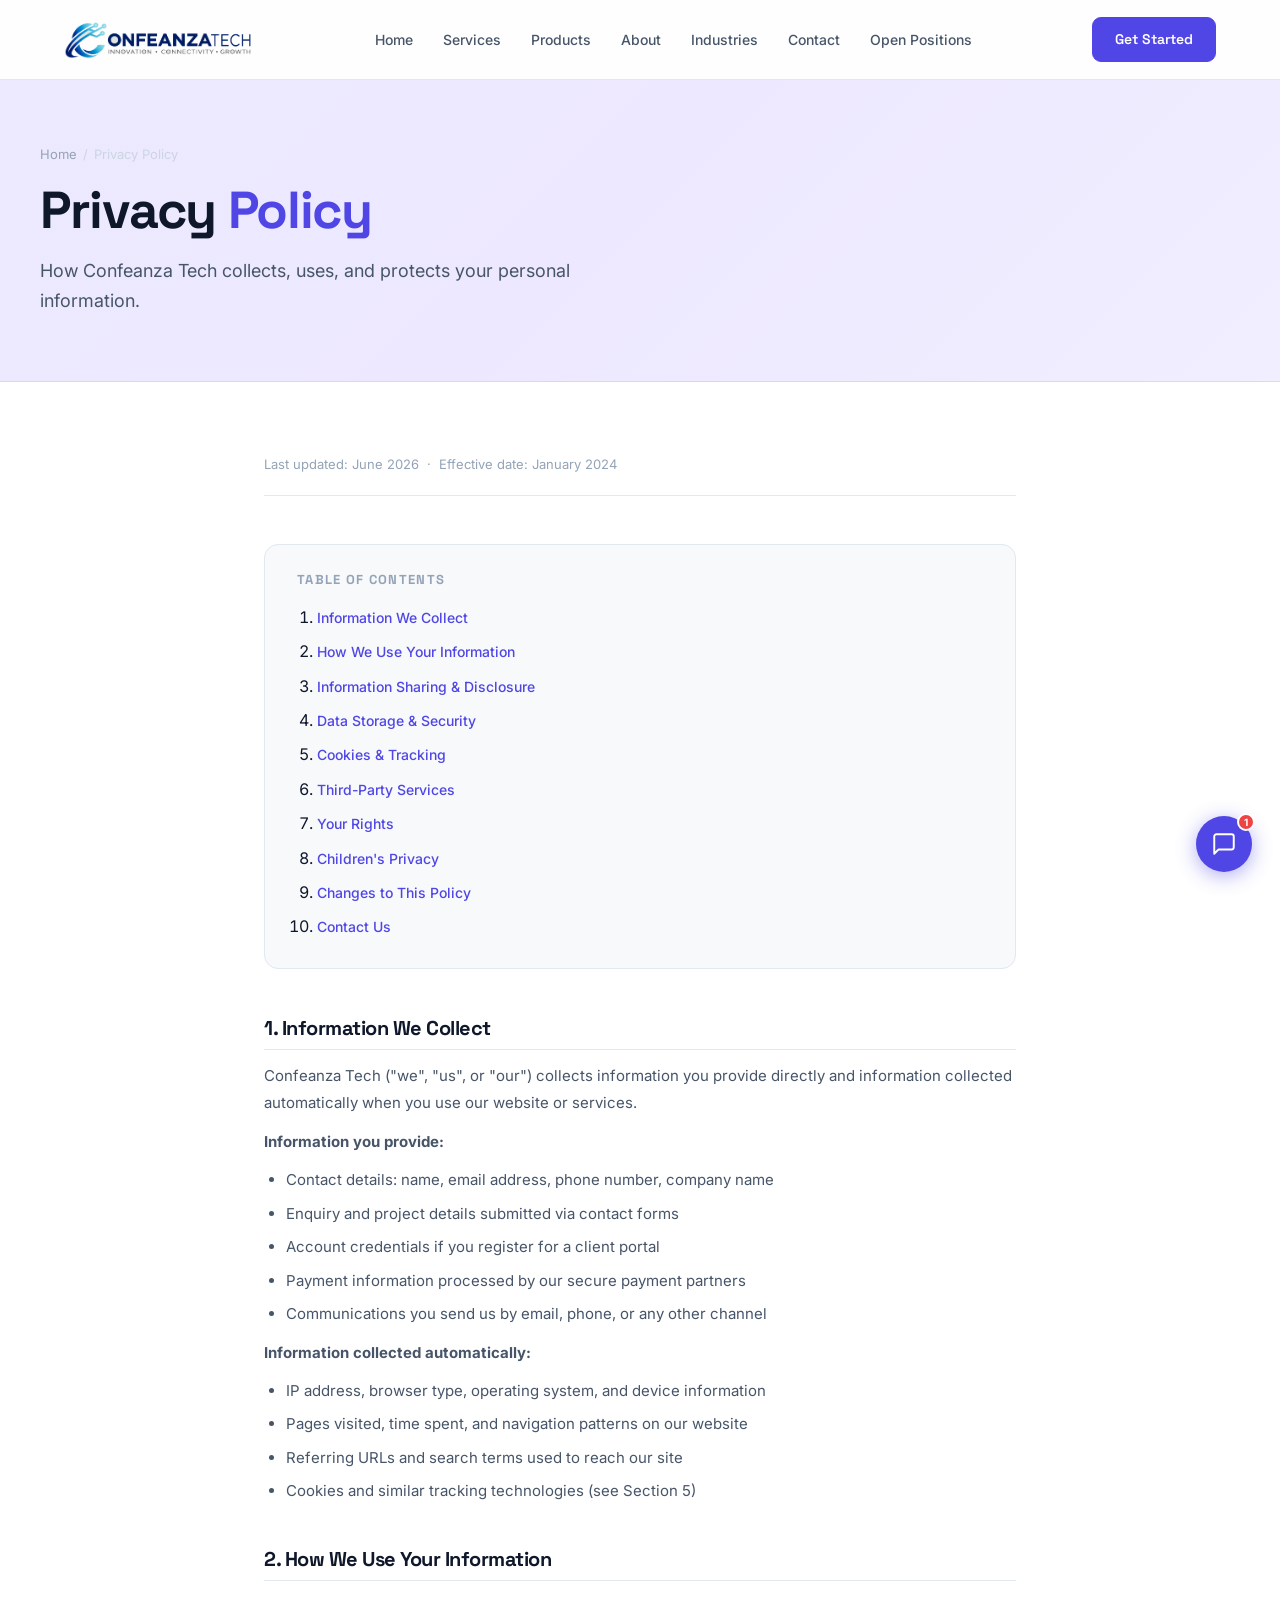
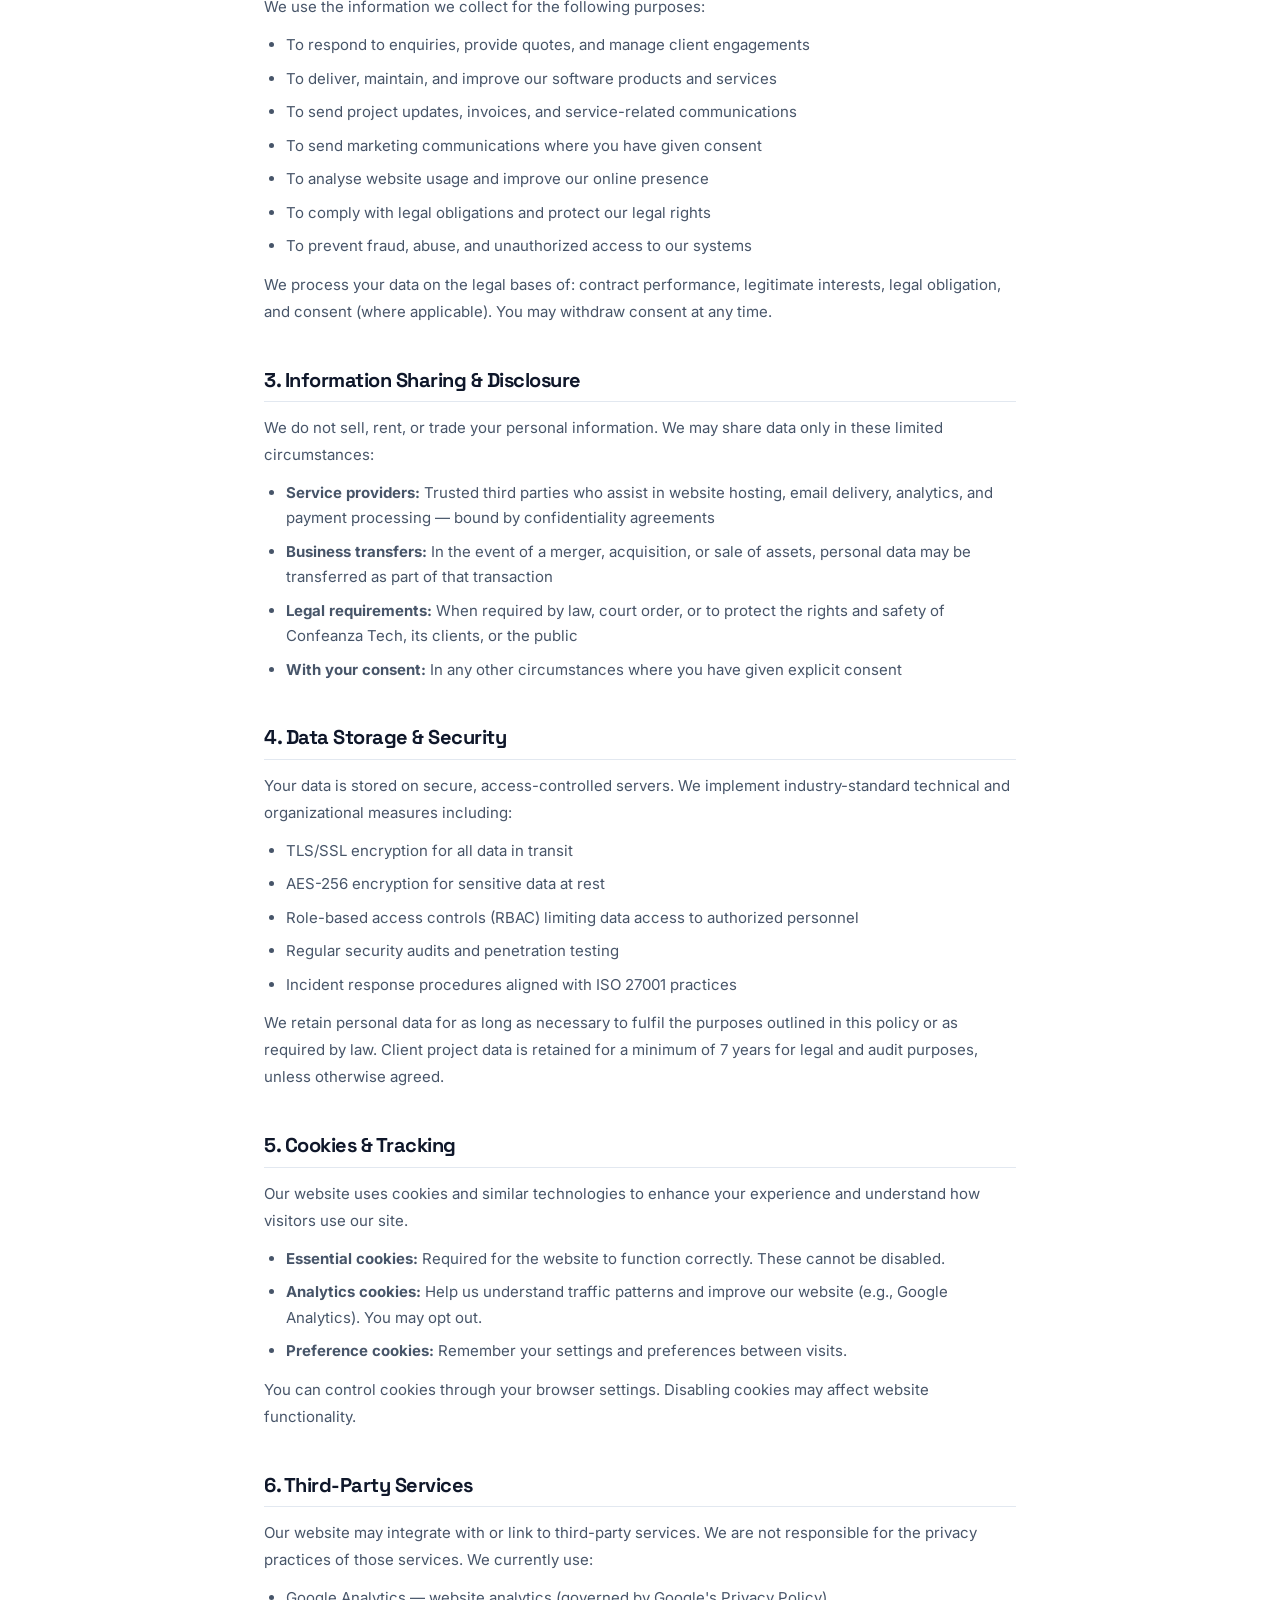
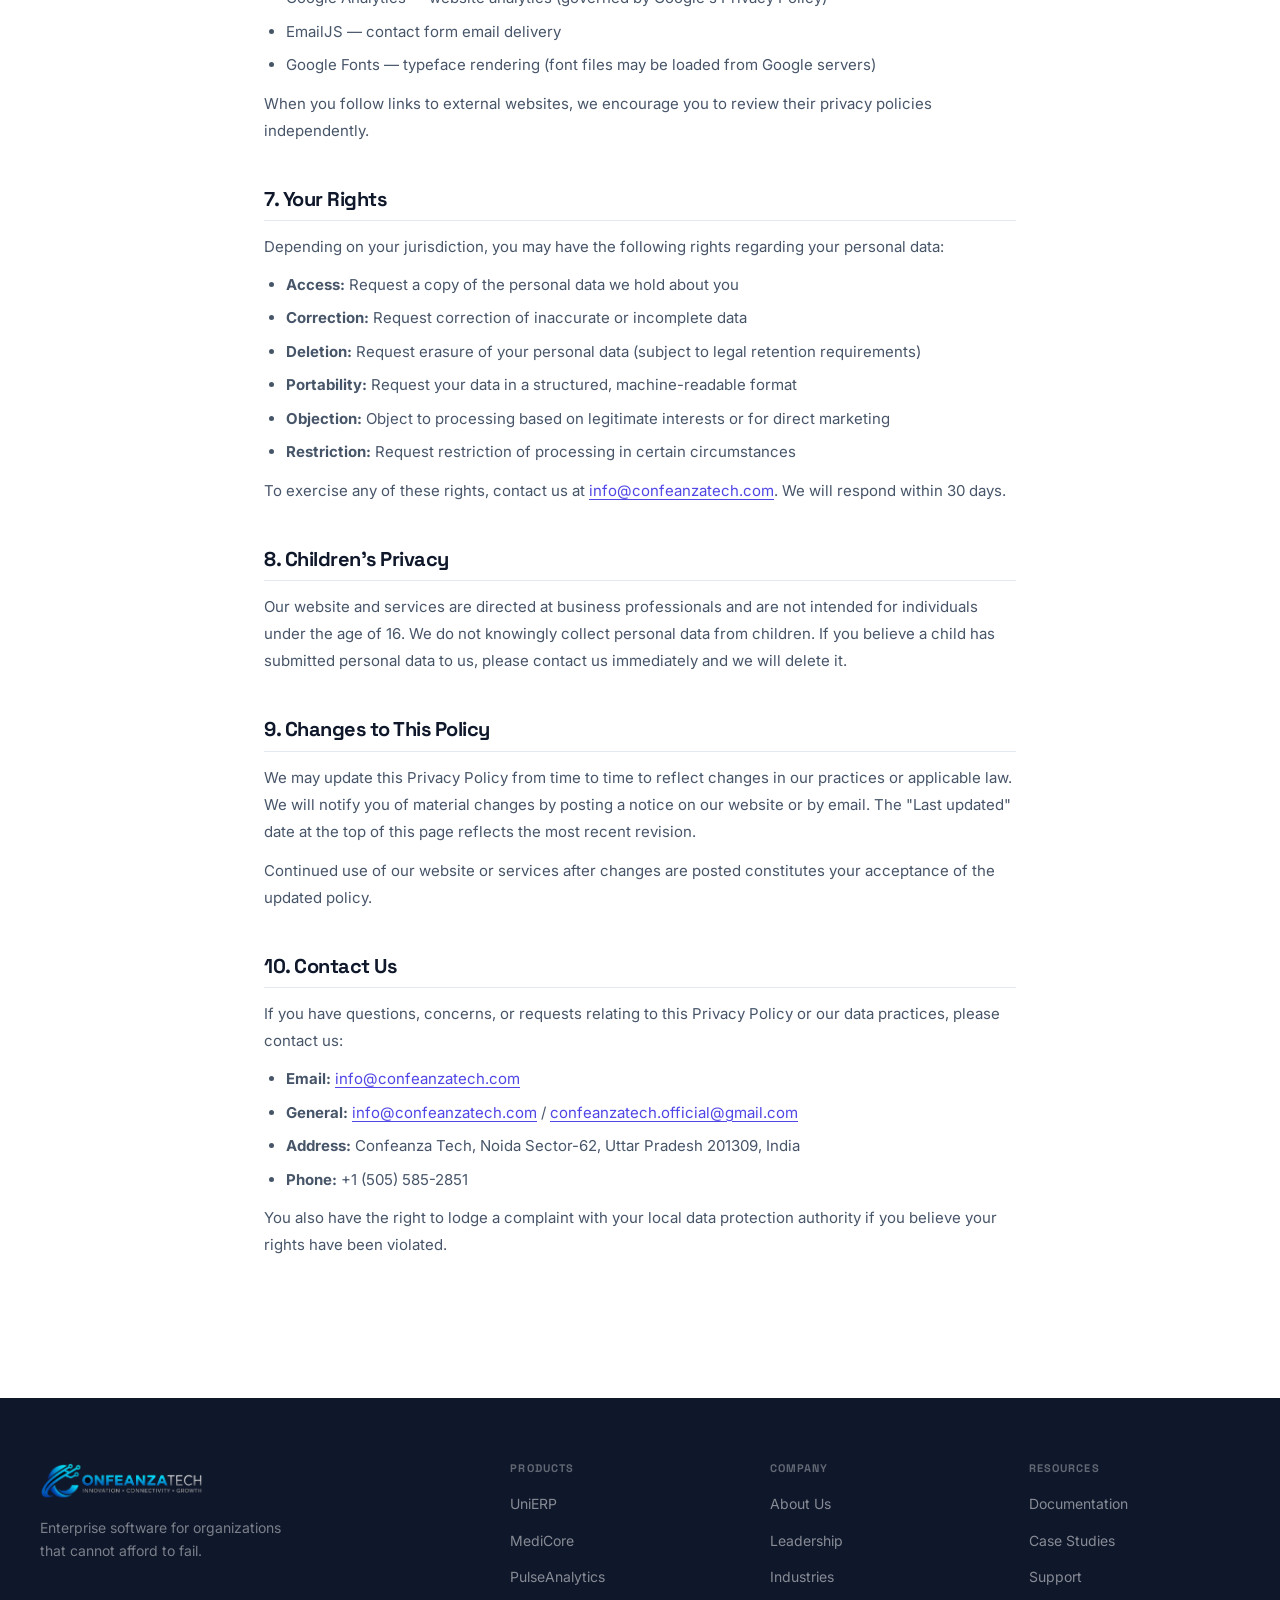
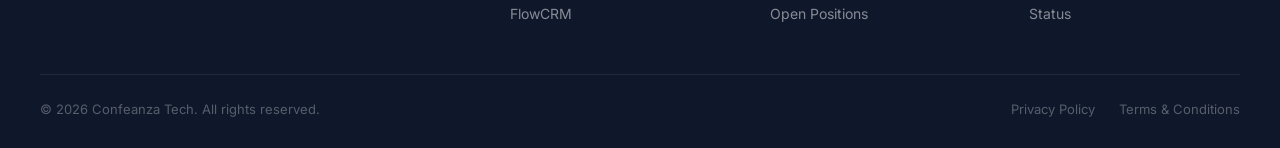
<file: CoTech/privacy.html>
<!DOCTYPE html>
<html lang="en">
<head>
<meta charset="UTF-8">
<meta name="viewport" content="width=device-width, initial-scale=1.0">
<title>Privacy Policy — Confeanza Tech</title>
<meta name="description" content="Confeanza Tech Privacy Policy — how we collect, use, and protect your data.">
<link rel="preconnect" href="https://fonts.googleapis.com">
<link rel="preconnect" href="https://fonts.gstatic.com" crossorigin>
<link href="https://fonts.googleapis.com/css2?family=Space+Grotesk:wght@400;500;600;700&family=Inter:wght@300;400;500;600&display=swap" rel="stylesheet">
<link rel="stylesheet" href="style.css">
<style>
.legal-wrap{max-width:800px;margin:0 auto;padding:72px 24px 96px}
.legal-meta{font-size:13px;color:var(--text3);margin-bottom:48px;padding-bottom:20px;border-bottom:1px solid var(--border)}
.legal-section{margin-bottom:44px}
.legal-section h2{font-size:20px;font-weight:700;color:var(--text);margin-bottom:12px;padding-bottom:10px;border-bottom:1px solid var(--border)}
.legal-section p{font-size:15px;color:var(--text2);line-height:1.8;margin-bottom:12px}
.legal-section ul{list-style:disc;padding-left:22px;display:flex;flex-direction:column;gap:8px;margin-bottom:12px}
.legal-section ul li{font-size:15px;color:var(--text2);line-height:1.7}
.legal-section a{color:var(--accent);text-decoration:underline;text-underline-offset:3px}
.legal-toc{background:var(--bg1);border:1px solid var(--border);border-radius:14px;padding:28px 32px;margin-bottom:48px}
.legal-toc h3{font-size:13px;font-weight:700;letter-spacing:0.1em;text-transform:uppercase;color:var(--text3);margin-bottom:16px}
.legal-toc ol{padding-left:20px;display:flex;flex-direction:column;gap:8px}
.legal-toc ol li a{font-size:14px;color:var(--accent);text-decoration:none;font-weight:500}
.legal-toc ol li a:hover{text-decoration:underline}
</style>
</head>
<body>

<nav>
  <div class="nav-inner">
    <a href="index.html" class="nav-logo">
      <img src="companylogo.png" alt="Confeanza Tech" class="nav-logo-img">
    </a>
    <div class="nav-links">
      <a href="index.html">Home</a>
      <a href="services.html">Services</a>
      <a href="products.html">Products</a>
      <a href="about.html">About</a>
      <a href="industries.html">Industries</a>
      <a href="contact.html">Contact</a>
      <a href="openpositions.html">Open Positions</a>
    </div>
    <div class="nav-cta">
      <a href="contact.html" class="btn btn-primary">Get Started</a>
    </div>
    <button class="nav-hamburger" id="navToggle" aria-label="Open menu"><span></span><span></span><span></span></button>
  </div>
</nav>
<div class="nav-drawer" id="navDrawer">
  <a href="index.html">Home</a>
  <a href="services.html">Services</a>
  <a href="products.html">Products</a>
  <a href="about.html">About</a>
  <a href="industries.html">Industries</a>
  <a href="contact.html">Contact</a>
  <a href="openpositions.html">Open Positions</a>
  <div class="nav-drawer-cta"><a href="contact.html" class="btn btn-primary">Get Started</a></div>
</div>

<div class="page-hero">
  <div class="page-hero-inner">
    <div class="page-hero-breadcrumb"><a href="index.html">Home</a><span>/</span><span>Privacy Policy</span></div>
    <h1>Privacy <span style="color:var(--accent)">Policy</span></h1>
    <p>How Confeanza Tech collects, uses, and protects your personal information.</p>
  </div>
</div>

<div class="legal-wrap">
  <div class="legal-meta">Last updated: June 2026 &nbsp;·&nbsp; Effective date: January 2024</div>

  <div class="legal-toc">
    <h3>Table of Contents</h3>
    <ol>
      <li><a href="#info-collect">Information We Collect</a></li>
      <li><a href="#how-use">How We Use Your Information</a></li>
      <li><a href="#sharing">Information Sharing & Disclosure</a></li>
      <li><a href="#storage">Data Storage & Security</a></li>
      <li><a href="#cookies">Cookies & Tracking</a></li>
      <li><a href="#third-party">Third-Party Services</a></li>
      <li><a href="#your-rights">Your Rights</a></li>
      <li><a href="#children">Children's Privacy</a></li>
      <li><a href="#changes">Changes to This Policy</a></li>
      <li><a href="#contact-privacy">Contact Us</a></li>
    </ol>
  </div>

  <div class="legal-section" id="info-collect">
    <h2>1. Information We Collect</h2>
    <p>Confeanza Tech ("we", "us", or "our") collects information you provide directly and information collected automatically when you use our website or services.</p>
    <p><strong>Information you provide:</strong></p>
    <ul>
      <li>Contact details: name, email address, phone number, company name</li>
      <li>Enquiry and project details submitted via contact forms</li>
      <li>Account credentials if you register for a client portal</li>
      <li>Payment information processed by our secure payment partners</li>
      <li>Communications you send us by email, phone, or any other channel</li>
    </ul>
    <p><strong>Information collected automatically:</strong></p>
    <ul>
      <li>IP address, browser type, operating system, and device information</li>
      <li>Pages visited, time spent, and navigation patterns on our website</li>
      <li>Referring URLs and search terms used to reach our site</li>
      <li>Cookies and similar tracking technologies (see Section 5)</li>
    </ul>
  </div>

  <div class="legal-section" id="how-use">
    <h2>2. How We Use Your Information</h2>
    <p>We use the information we collect for the following purposes:</p>
    <ul>
      <li>To respond to enquiries, provide quotes, and manage client engagements</li>
      <li>To deliver, maintain, and improve our software products and services</li>
      <li>To send project updates, invoices, and service-related communications</li>
      <li>To send marketing communications where you have given consent</li>
      <li>To analyse website usage and improve our online presence</li>
      <li>To comply with legal obligations and protect our legal rights</li>
      <li>To prevent fraud, abuse, and unauthorized access to our systems</li>
    </ul>
    <p>We process your data on the legal bases of: contract performance, legitimate interests, legal obligation, and consent (where applicable). You may withdraw consent at any time.</p>
  </div>

  <div class="legal-section" id="sharing">
    <h2>3. Information Sharing &amp; Disclosure</h2>
    <p>We do not sell, rent, or trade your personal information. We may share data only in these limited circumstances:</p>
    <ul>
      <li><strong>Service providers:</strong> Trusted third parties who assist in website hosting, email delivery, analytics, and payment processing — bound by confidentiality agreements</li>
      <li><strong>Business transfers:</strong> In the event of a merger, acquisition, or sale of assets, personal data may be transferred as part of that transaction</li>
      <li><strong>Legal requirements:</strong> When required by law, court order, or to protect the rights and safety of Confeanza Tech, its clients, or the public</li>
      <li><strong>With your consent:</strong> In any other circumstances where you have given explicit consent</li>
    </ul>
  </div>

  <div class="legal-section" id="storage">
    <h2>4. Data Storage &amp; Security</h2>
    <p>Your data is stored on secure, access-controlled servers. We implement industry-standard technical and organizational measures including:</p>
    <ul>
      <li>TLS/SSL encryption for all data in transit</li>
      <li>AES-256 encryption for sensitive data at rest</li>
      <li>Role-based access controls (RBAC) limiting data access to authorized personnel</li>
      <li>Regular security audits and penetration testing</li>
      <li>Incident response procedures aligned with ISO 27001 practices</li>
    </ul>
    <p>We retain personal data for as long as necessary to fulfil the purposes outlined in this policy or as required by law. Client project data is retained for a minimum of 7 years for legal and audit purposes, unless otherwise agreed.</p>
  </div>

  <div class="legal-section" id="cookies">
    <h2>5. Cookies &amp; Tracking</h2>
    <p>Our website uses cookies and similar technologies to enhance your experience and understand how visitors use our site.</p>
    <ul>
      <li><strong>Essential cookies:</strong> Required for the website to function correctly. These cannot be disabled.</li>
      <li><strong>Analytics cookies:</strong> Help us understand traffic patterns and improve our website (e.g., Google Analytics). You may opt out.</li>
      <li><strong>Preference cookies:</strong> Remember your settings and preferences between visits.</li>
    </ul>
    <p>You can control cookies through your browser settings. Disabling cookies may affect website functionality.</p>
  </div>

  <div class="legal-section" id="third-party">
    <h2>6. Third-Party Services</h2>
    <p>Our website may integrate with or link to third-party services. We are not responsible for the privacy practices of those services. We currently use:</p>
    <ul>
      <li>Google Analytics — website analytics (governed by Google's Privacy Policy)</li>
      <li>EmailJS — contact form email delivery</li>
      <li>Google Fonts — typeface rendering (font files may be loaded from Google servers)</li>
    </ul>
    <p>When you follow links to external websites, we encourage you to review their privacy policies independently.</p>
  </div>

  <div class="legal-section" id="your-rights">
    <h2>7. Your Rights</h2>
    <p>Depending on your jurisdiction, you may have the following rights regarding your personal data:</p>
    <ul>
      <li><strong>Access:</strong> Request a copy of the personal data we hold about you</li>
      <li><strong>Correction:</strong> Request correction of inaccurate or incomplete data</li>
      <li><strong>Deletion:</strong> Request erasure of your personal data (subject to legal retention requirements)</li>
      <li><strong>Portability:</strong> Request your data in a structured, machine-readable format</li>
      <li><strong>Objection:</strong> Object to processing based on legitimate interests or for direct marketing</li>
      <li><strong>Restriction:</strong> Request restriction of processing in certain circumstances</li>
    </ul>
    <p>To exercise any of these rights, contact us at <a href="mailto:info@confeanzatech.com">info@confeanzatech.com</a>. We will respond within 30 days.</p>
  </div>

  <div class="legal-section" id="children">
    <h2>8. Children's Privacy</h2>
    <p>Our website and services are directed at business professionals and are not intended for individuals under the age of 16. We do not knowingly collect personal data from children. If you believe a child has submitted personal data to us, please contact us immediately and we will delete it.</p>
  </div>

  <div class="legal-section" id="changes">
    <h2>9. Changes to This Policy</h2>
    <p>We may update this Privacy Policy from time to time to reflect changes in our practices or applicable law. We will notify you of material changes by posting a notice on our website or by email. The "Last updated" date at the top of this page reflects the most recent revision.</p>
    <p>Continued use of our website or services after changes are posted constitutes your acceptance of the updated policy.</p>
  </div>

  <div class="legal-section" id="contact-privacy">
    <h2>10. Contact Us</h2>
    <p>If you have questions, concerns, or requests relating to this Privacy Policy or our data practices, please contact us:</p>
    <ul>
      <li><strong>Email:</strong> <a href="mailto:info@confeanzatech.com">info@confeanzatech.com</a></li>
      <li><strong>General:</strong> <a href="mailto:info@confeanzatech.com">info@confeanzatech.com</a> / <a href="mailto:confeanzatech.official@gmail.com">confeanzatech.official@gmail.com</a></li>
      <li><strong>Address:</strong> Confeanza Tech, Noida Sector-62, Uttar Pradesh 201309, India</li>
      <li><strong>Phone:</strong> +1 (505) 585-2851</li>
    </ul>
    <p>You also have the right to lodge a complaint with your local data protection authority if you believe your rights have been violated.</p>
  </div>
</div>

<footer>
  <div class="footer-inner">
    <div class="footer-top">
      <div class="footer-brand">
        <a href="index.html" class="nav-logo">
          <img src="CompanyLogoForDarkTheme.png" alt="Confeanza Tech" class="nav-logo-img">
        </a>
        <p>Enterprise software for organizations that cannot afford to fail.</p>
      </div>
      <div class="footer-col">
        <h4>Products</h4>
        <ul>
          <li><a href="products.html">UniERP</a></li>
          <li><a href="products.html">MediCore</a></li>
          <li><a href="products.html">PulseAnalytics</a></li>
          <li><a href="products.html">FlowCRM</a></li>
        </ul>
      </div>
      <div class="footer-col">
        <h4>Company</h4>
        <ul>
          <li><a href="about.html">About Us</a></li>
          <li><a href="about.html">Leadership</a></li>
          <li><a href="industries.html">Industries</a></li>
          <li><a href="openpositions.html">Open Positions</a></li>
        </ul>
      </div>
      <div class="footer-col">
        <h4>Resources</h4>
        <ul>
          <li><a href="contact.html">Documentation</a></li>
          <li><a href="contact.html">Case Studies</a></li>
          <li><a href="contact.html">Support</a></li>
          <li><a href="contact.html">Status</a></li>
        </ul>
      </div>
    </div>
    <div class="footer-bottom">
      <span>&#169; 2026 Confeanza Tech. All rights reserved.</span>
      <div class="footer-links">
        <a href="privacy.html">Privacy Policy</a>
        <a href="terms.html">Terms &amp; Conditions</a>
      </div>
    </div>
  </div>
</footer>
<script>
var obs=new IntersectionObserver(function(e){e.forEach(function(e){if(e.isIntersecting){e.target.classList.add('in');obs.unobserve(e.target);}});},{threshold:0.08});
document.querySelectorAll('.reveal').forEach(function(el){obs.observe(el);});
var navT=document.getElementById('navToggle'),navD=document.getElementById('navDrawer');
if(navT&&navD){navT.addEventListener('click',function(){navT.classList.toggle('open');navD.classList.toggle('open');});navD.querySelectorAll('a').forEach(function(a){a.addEventListener('click',function(){navT.classList.remove('open');navD.classList.remove('open');});});}
</script>
<script src="chatbot.js"></script>
</body>
</html>
</file>
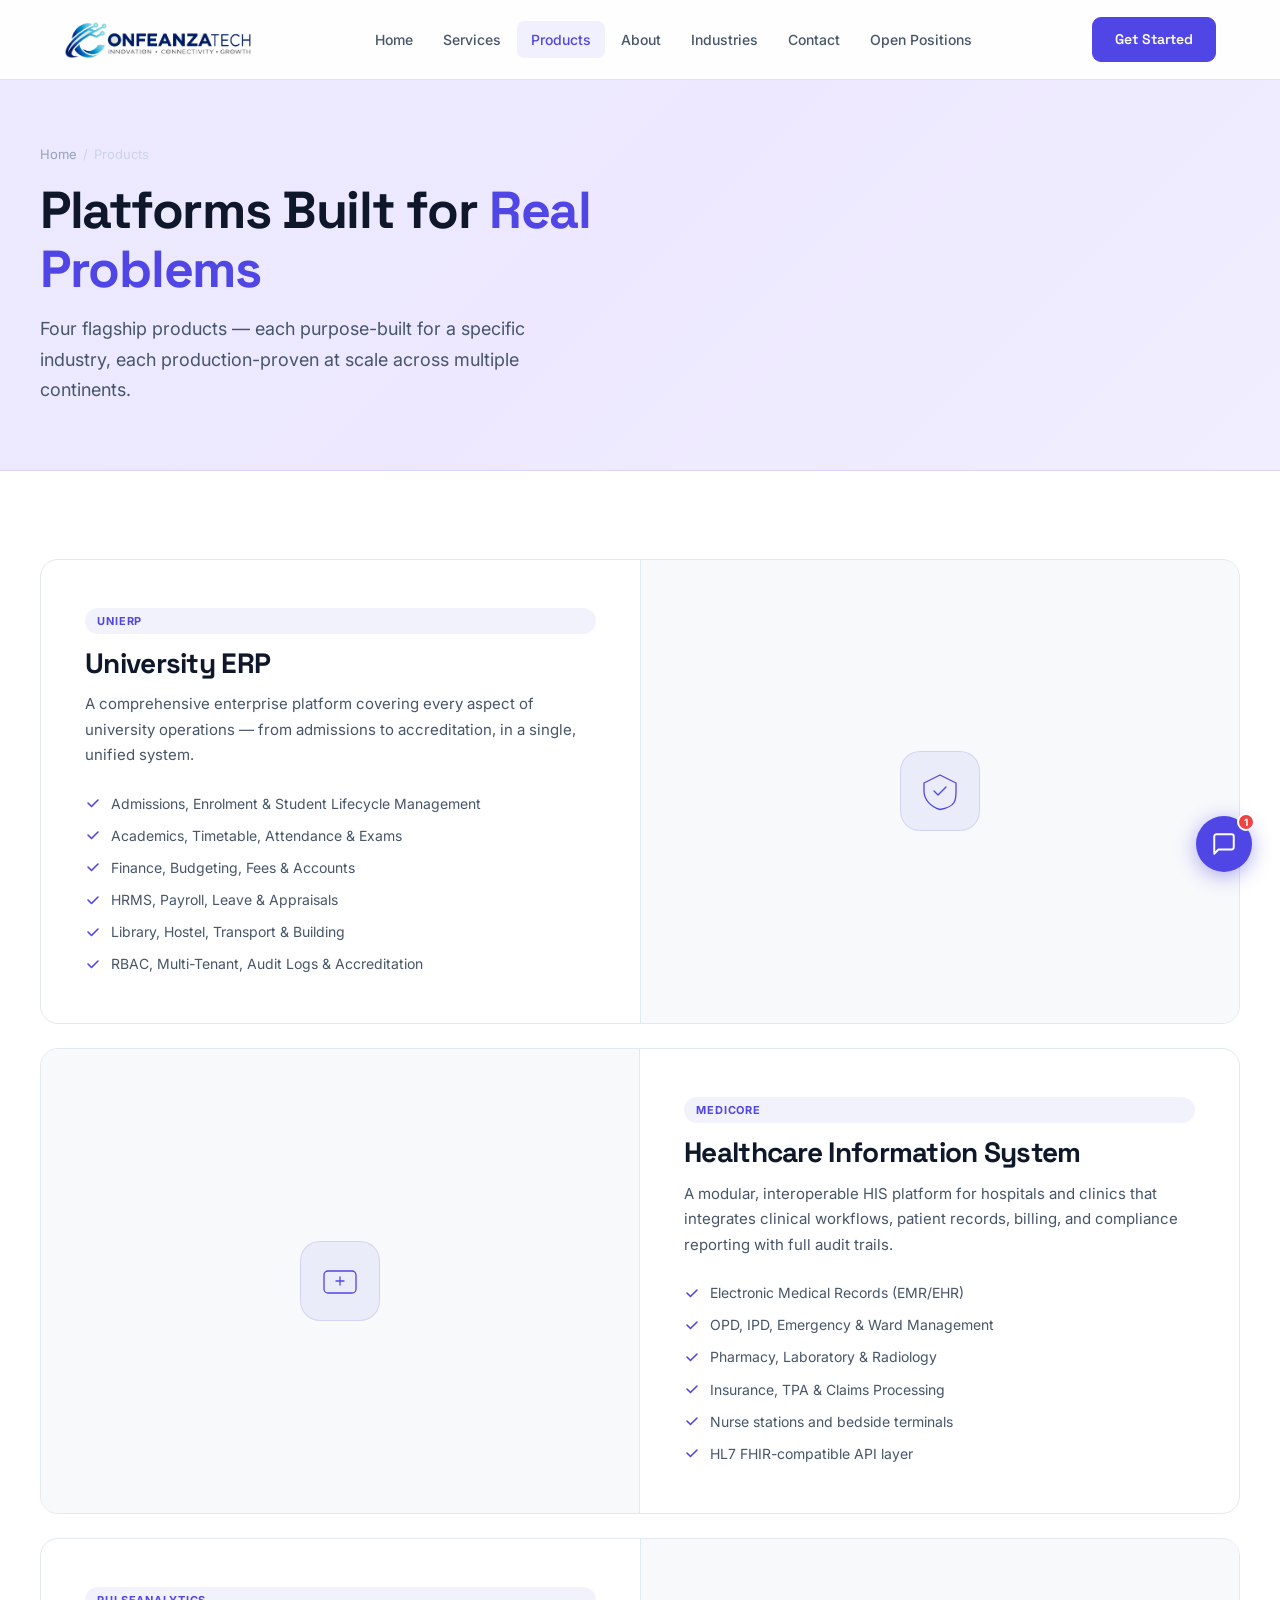
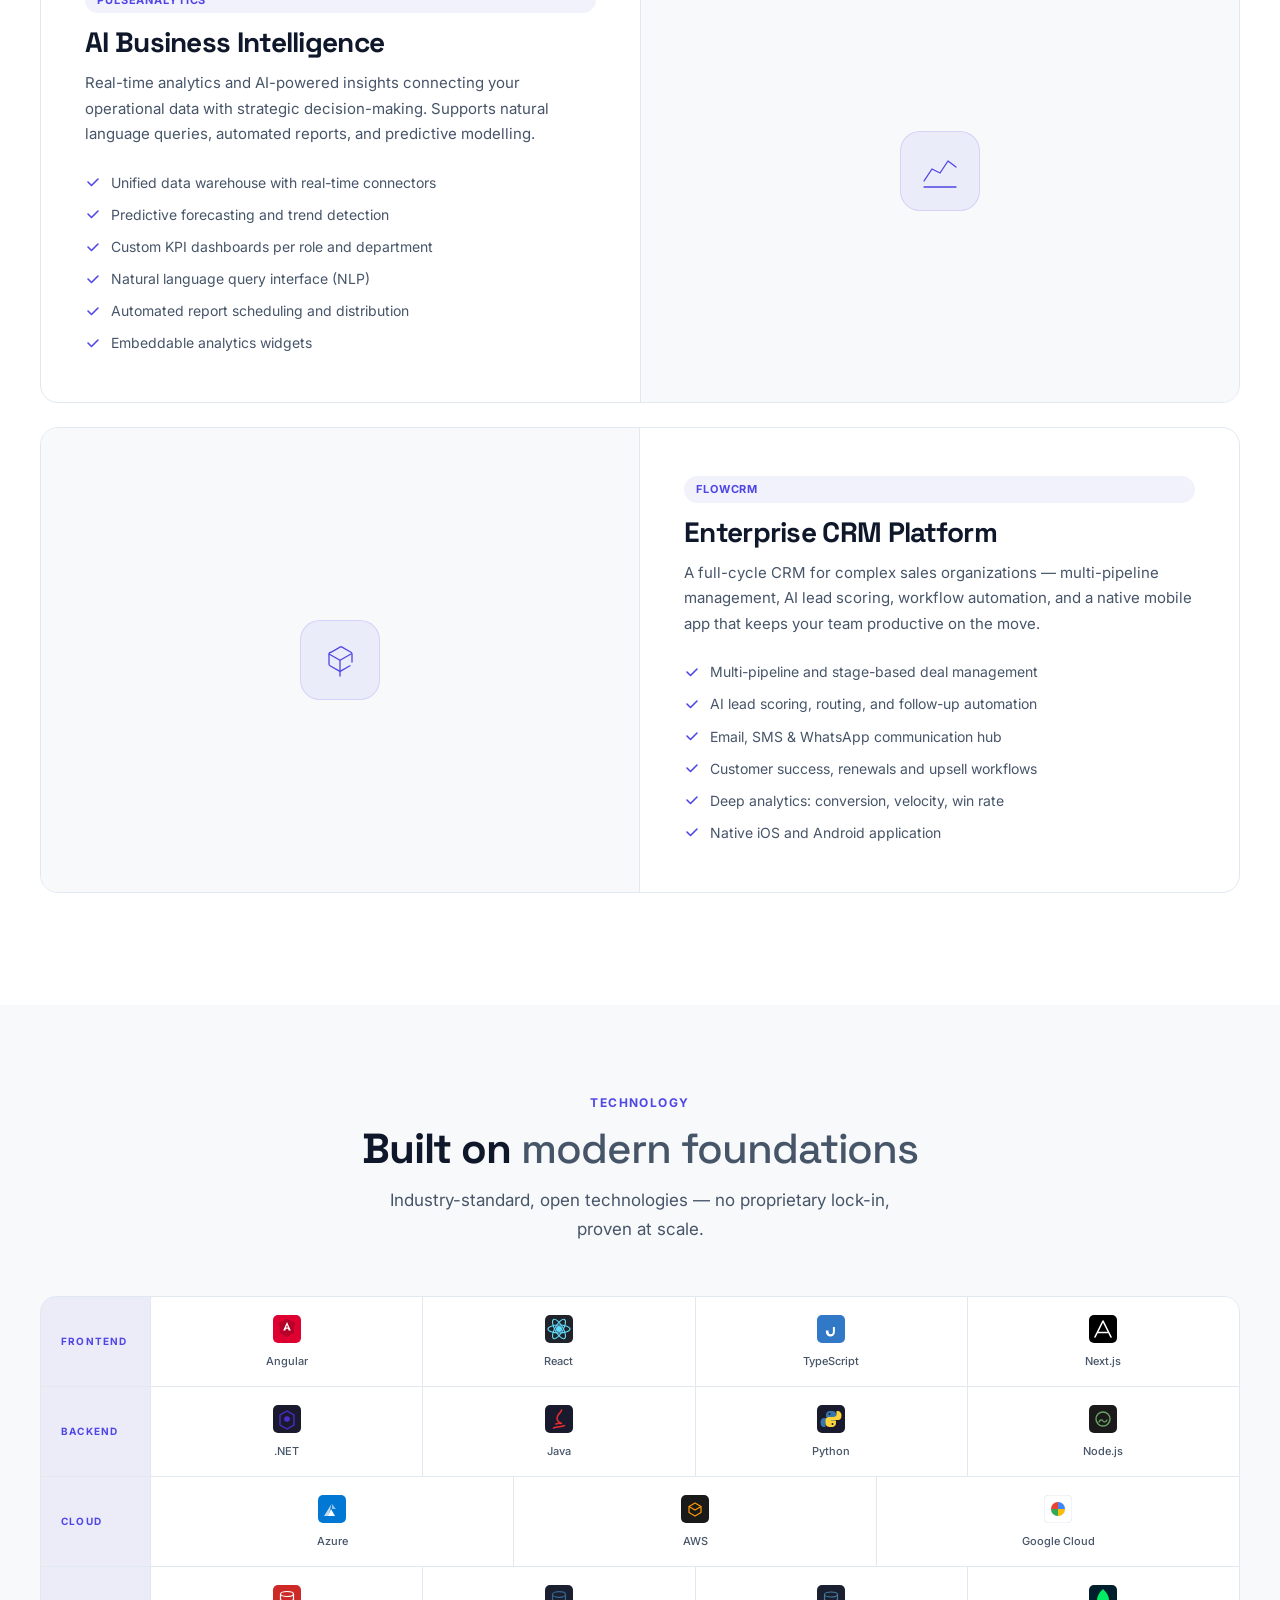
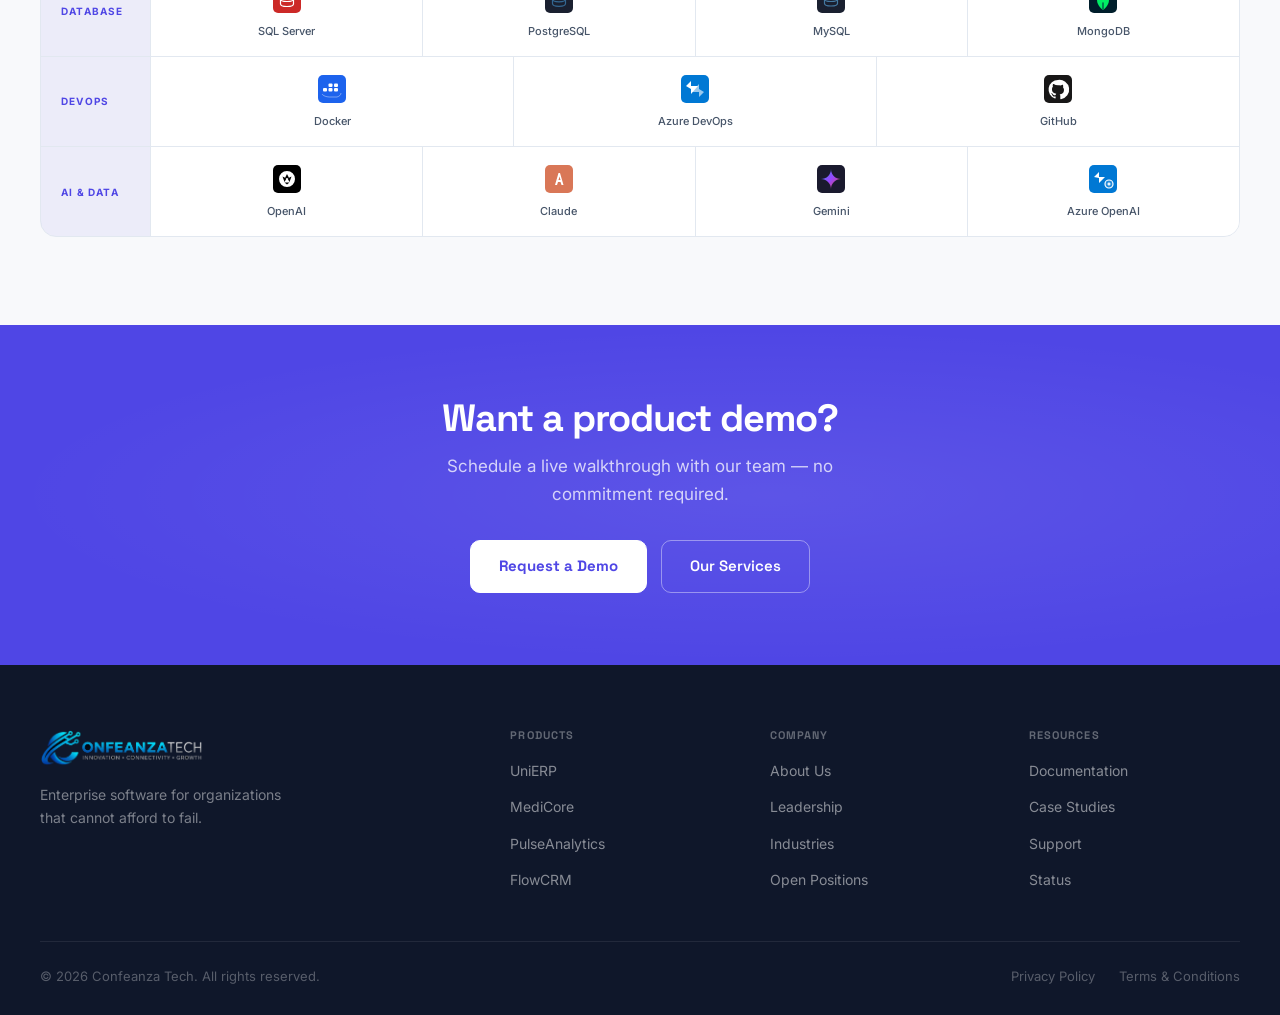
<file: CoTech/products.html>
<!DOCTYPE html>
<html lang="en">
<head>
<meta charset="UTF-8">
<meta name="viewport" content="width=device-width, initial-scale=1.0">
<title>Products — Confeanza Tech</title>
<meta name="description" content="UniERP, MediCore, PulseAnalytics, FlowCRM — flagship enterprise software platforms by Confeanza Tech.">
<link rel="preconnect" href="https://fonts.googleapis.com">
<link rel="preconnect" href="https://fonts.gstatic.com" crossorigin>
<link href="https://fonts.googleapis.com/css2?family=Space+Grotesk:wght@400;500;600;700&family=Inter:wght@300;400;500;600&display=swap" rel="stylesheet">
<link rel="stylesheet" href="style.css">
<style>
.prod-card-full{border:1px solid var(--border);border-radius:18px;overflow:hidden;background:var(--bg);margin-bottom:24px;display:grid;grid-template-columns:1fr 1fr;transition:box-shadow .2s}
.prod-card-full:hover{box-shadow:var(--shadow-h)}
.prod-card-full:nth-child(even){direction:rtl}
.prod-card-full:nth-child(even)>*{direction:ltr}
.prod-body{padding:48px 44px;display:flex;flex-direction:column;justify-content:center}
.prod-visual{background:var(--bg1);display:flex;align-items:center;justify-content:center;padding:48px;border-left:1px solid var(--border)}
.prod-card-full:nth-child(even) .prod-visual{border-left:none;border-right:1px solid var(--border)}
.prod-tag{display:inline-block;font-size:11px;font-weight:700;letter-spacing:0.08em;text-transform:uppercase;color:var(--accent);background:var(--accent-bg);padding:4px 12px;border-radius:100px;margin-bottom:14px}
.prod-body h2{font-size:28px;font-weight:700;margin-bottom:12px}
.prod-body p{font-size:15px;color:var(--text2);line-height:1.7;margin-bottom:24px}
.prod-features{list-style:none;display:flex;flex-direction:column;gap:9px}
.prod-features li{font-size:14px;color:var(--text2);display:flex;align-items:center;gap:10px}
.prod-features li::before{content:'';display:block;width:16px;height:16px;flex-shrink:0;background-image:url("data:image/svg+xml,%3Csvg xmlns='http://www.w3.org/2000/svg' viewBox='0 0 16 16' fill='none'%3E%3Cpath d='M3 8L6.5 11.5L13 5' stroke='%234f46e5' stroke-width='1.6' stroke-linecap='round' stroke-linejoin='round'/%3E%3C/svg%3E");background-size:contain;background-repeat:no-repeat}
.prod-icon-large{width:80px;height:80px;border-radius:20px;background:var(--accent-bg);border:1px solid rgba(79,70,229,0.15);display:flex;align-items:center;justify-content:center}
.prod-icon-large svg{width:40px;height:40px;stroke:var(--accent);stroke-width:1.3;fill:none}
/* Tech categories */
.tech-categories{border:1px solid var(--border);border-radius:16px;overflow:hidden}
.tech-cat-row{display:grid;grid-template-columns:110px 1fr;border-bottom:1px solid var(--border)}
.tech-cat-row:last-child{border-bottom:none}
.tech-cat-label{padding:16px 20px;font-size:10px;font-weight:700;letter-spacing:0.12em;text-transform:uppercase;color:var(--accent);background:var(--accent-bg);border-right:1px solid var(--border);display:flex;align-items:center}
.tech-cat-items{display:flex;background:var(--bg)}
.tech-item{padding:16px 10px;display:flex;flex-direction:column;align-items:center;gap:7px;transition:background .15s;flex:1;border-right:1px solid var(--border)}
.tech-item:last-child{border-right:none}
.tech-item:hover{background:var(--bg1)}
.tech-icon{width:32px;height:32px;display:flex;align-items:center;justify-content:center}
.tech-icon svg{width:28px;height:28px}
.tech-name{font-size:11px;color:var(--text2);font-weight:500;text-align:center}
@media(max-width:860px){
  .prod-card-full{grid-template-columns:1fr;direction:ltr}
  .prod-card-full:nth-child(even){direction:ltr}
  .prod-visual{display:none}
  .prod-body{padding:36px 28px}
  .tech-cat-row{grid-template-columns:1fr}
  .tech-cat-label{border-right:none;border-bottom:1px solid var(--border)}
  .tech-cat-items{flex-wrap:wrap}
  .tech-item{flex:0 0 25%}
}
@media(max-width:540px){
  .tech-item{flex:0 0 33.33%}
}
@media(max-width:480px){
  .prod-body{padding:24px 18px}
  .prod-body h2{font-size:clamp(18px,5vw,24px)}
  .prod-body p{font-size:14px}
  .prod-tag{font-size:10px}
  .tech-item{flex:0 0 50%}
  .tech-name{font-size:10px}
}
</style>
</head>
<body>

<nav>
  <div class="nav-inner">
    <a href="index.html" class="nav-logo">
      <img src="companylogo.png" alt="Confeanza Tech" class="nav-logo-img">
    </a>
    <div class="nav-links">
      <a href="index.html">Home</a>
      <a href="services.html">Services</a>
      <a href="products.html" class="active">Products</a>
      <a href="about.html">About</a>
      <a href="industries.html">Industries</a>
      <a href="contact.html">Contact</a>
      <a href="openpositions.html">Open Positions</a>
    </div>
    <div class="nav-cta">
      <a href="contact.html" class="btn btn-primary">Get Started</a>
    </div>
    <button class="nav-hamburger" id="navToggle" aria-label="Open menu"><span></span><span></span><span></span></button>
  </div>
</nav>
<div class="nav-drawer" id="navDrawer">
  <a href="index.html">Home</a>
  <a href="services.html">Services</a>
  <a href="products.html" class="active">Products</a>
  <a href="about.html">About</a>
  <a href="industries.html">Industries</a>
  <a href="contact.html">Contact</a>
  <a href="openpositions.html">Open Positions</a>
  <div class="nav-drawer-cta"><a href="contact.html" class="btn btn-primary">Get Started</a></div>
</div>

<div class="page-hero">
  <div class="page-hero-inner">
    <div class="page-hero-breadcrumb"><a href="index.html">Home</a><span>/</span><span>Products</span></div>
    <h1>Platforms Built for <span style="color:var(--accent)">Real Problems</span></h1>
    <p>Four flagship products — each purpose-built for a specific industry, each production-proven at scale across multiple continents.</p>
  </div>
</div>

<!-- PRODUCTS -->
<section>
  <div class="section-inner">

    <div class="prod-card-full reveal">
      <div class="prod-body">
        <div class="prod-tag">UniERP</div>
        <h2>University ERP</h2>
        <p>A comprehensive enterprise platform covering every aspect of university operations — from admissions to accreditation, in a single, unified system. </p>
        <ul class="prod-features">
          <li>Admissions, Enrolment &amp; Student Lifecycle Management</li>
          <li>Academics, Timetable, Attendance &amp; Exams</li>
          <li>Finance, Budgeting, Fees &amp; Accounts</li>
          <li>HRMS, Payroll, Leave &amp; Appraisals</li>
          <li>Library, Hostel, Transport &amp; Building</li>
          <li>RBAC, Multi-Tenant, Audit Logs &amp; Accreditation</li>
        </ul>
      </div>
      <div class="prod-visual">
        <div class="prod-icon-large"><svg viewBox="0 0 40 40" fill="none" stroke-linecap="round" stroke-linejoin="round"><path d="M20 4L4 12v8c0 8.75 7 16 16 18.5C36 35.75 36 28.75 36 20v-8L20 4z"/><path d="M14 20l4 4 8-8"/></svg></div>
      </div>
    </div>

    <div class="prod-card-full reveal">
      <div class="prod-body">
        <div class="prod-tag">MediCore</div>
        <h2>Healthcare Information System</h2>
        <p>A modular, interoperable HIS platform for hospitals and clinics that integrates clinical workflows, patient records, billing, and compliance reporting with full audit trails.</p>
        <ul class="prod-features">
          <li>Electronic Medical Records (EMR/EHR)</li>
          <li>OPD, IPD, Emergency &amp; Ward Management</li>
          <li>Pharmacy, Laboratory &amp; Radiology</li>
          <li>Insurance, TPA &amp; Claims Processing</li>
          <li>Nurse stations and bedside terminals</li>
          <li>HL7 FHIR-compatible API layer</li>
        </ul>
      </div>
      <div class="prod-visual">
        <div class="prod-icon-large"><svg viewBox="0 0 40 40" fill="none" stroke-linecap="round" stroke-linejoin="round"><path d="M4 14a4 4 0 014-4h24a4 4 0 014 4v14a4 4 0 01-4 4H8a4 4 0 01-4-4V14z"/><path d="M20 16v8M16 20h8"/></svg></div>
      </div>
    </div>

    <div class="prod-card-full reveal">
      <div class="prod-body">
        <div class="prod-tag">PulseAnalytics</div>
        <h2>AI Business Intelligence</h2>
        <p>Real-time analytics and AI-powered insights connecting your operational data with strategic decision-making. Supports natural language queries, automated reports, and predictive modelling.</p>
        <ul class="prod-features">
          <li>Unified data warehouse with real-time connectors</li>
          <li>Predictive forecasting and trend detection</li>
          <li>Custom KPI dashboards per role and department</li>
          <li>Natural language query interface (NLP)</li>
          <li>Automated report scheduling and distribution</li>
          <li>Embeddable analytics widgets</li>
        </ul>
      </div>
      <div class="prod-visual">
        <div class="prod-icon-large"><svg viewBox="0 0 40 40" fill="none" stroke-linecap="round" stroke-linejoin="round"><polyline points="4,30 12,18 20,22 28,10 36,16"/><path d="M4 36h32"/></svg></div>
      </div>
    </div>

    <div class="prod-card-full reveal">
      <div class="prod-body">
        <div class="prod-tag">FlowCRM</div>
        <h2>Enterprise CRM Platform</h2>
        <p>A full-cycle CRM for complex sales organizations — multi-pipeline management, AI lead scoring, workflow automation, and a native mobile app that keeps your team productive on the move.</p>
        <ul class="prod-features">
          <li>Multi-pipeline and stage-based deal management</li>
          <li>AI lead scoring, routing, and follow-up automation</li>
          <li>Email, SMS &amp; WhatsApp communication hub</li>
          <li>Customer success, renewals and upsell workflows</li>
          <li>Deep analytics: conversion, velocity, win rate</li>
          <li>Native iOS and Android application</li>
        </ul>
      </div>
      <div class="prod-visual">
        <div class="prod-icon-large"><svg viewBox="0 0 40 40" fill="none" stroke-linecap="round"><path d="M32 22v-8a2 2 0 00-1-1.73l-9-5.2a2 2 0 00-2 0l-9 5.2A2 2 0 009 14v10a2 2 0 001 1.73l9 5.2a2 2 0 002 0l9-5.2"/><path d="M20 36V20M9 14l11 6.35L31 14"/></svg></div>
      </div>
    </div>

  </div>
</section>

<!-- TECH STACK -->
<section class="alt-bg">
  <div class="section-inner">
    <div class="section-head reveal" style="text-align:center;display:flex;flex-direction:column;align-items:center">
      <div class="label">Technology</div>
      <h2 class="section-title">Built on <span class="muted">modern foundations</span></h2>
      <p class="section-sub" style="text-align:center;margin:0 auto">Industry-standard, open technologies — no proprietary lock-in, proven at scale.</p>
    </div>
    <div class="tech-categories reveal">

      <!-- Frontend -->
      <div class="tech-cat-row">
        <div class="tech-cat-label">Frontend</div>
        <div class="tech-cat-items">
          <div class="tech-item">
            <div class="tech-icon"><svg viewBox="0 0 28 28" fill="none"><rect width="28" height="28" rx="5" fill="#DD0031"/><path d="M14 4L6 7.5 7.2 18 14 22l6.8-4 1.2-10.5L14 4z" fill="rgba(0,0,0,.18)"/><path d="M14 7l3.8 8.5h-2.1l-.7-1.8h-2l-.7 1.8H10.2L14 7zm0 3l-1 2.5h2L14 10z" fill="#fff"/></svg></div>
            <span class="tech-name">Angular</span>
          </div>
          <div class="tech-item">
            <div class="tech-icon"><svg viewBox="0 0 28 28" fill="none"><rect width="28" height="28" rx="5" fill="#20232A"/><circle cx="14" cy="14" r="3" fill="#61DAFB"/><ellipse cx="14" cy="14" rx="11" ry="4" stroke="#61DAFB" stroke-width="1.1"/><ellipse cx="14" cy="14" rx="11" ry="4" stroke="#61DAFB" stroke-width="1.1" transform="rotate(60 14 14)"/><ellipse cx="14" cy="14" rx="11" ry="4" stroke="#61DAFB" stroke-width="1.1" transform="rotate(-60 14 14)"/></svg></div>
            <span class="tech-name">React</span>
          </div>
          <div class="tech-item">
            <div class="tech-icon"><svg viewBox="0 0 28 28" fill="none"><rect width="28" height="28" rx="5" fill="#3178C6"/><path d="M7 15.5h4.5v1.5a2.2 2.2 0 004.4 0V12h2v5a4.5 4.5 0 01-9 0v-1.5z" fill="#fff"/></svg></div>
            <span class="tech-name">TypeScript</span>
          </div>
          <div class="tech-item">
            <div class="tech-icon"><svg viewBox="0 0 28 28" fill="none"><rect width="28" height="28" rx="5" fill="#000"/><path d="M6 22L14 6l8 16" stroke="#fff" stroke-width="1.6" stroke-linecap="round" stroke-linejoin="round"/><path d="M9 17.5h10" stroke="#fff" stroke-width="1.6" stroke-linecap="round"/></svg></div>
            <span class="tech-name">Next.js</span>
          </div>
        </div>
      </div>

      <!-- Backend -->
      <div class="tech-cat-row">
        <div class="tech-cat-label">Backend</div>
        <div class="tech-cat-items">
          <div class="tech-item">
            <div class="tech-icon"><svg viewBox="0 0 28 28" fill="none"><rect width="28" height="28" rx="5" fill="#1a1a2e"/><path d="M7 20V10l7-4 7 4v10l-7 4-7-4z" stroke="#512BD4" stroke-width="1.3" stroke-linejoin="round"/><circle cx="14" cy="14" r="2.8" fill="#512BD4"/></svg></div>
            <span class="tech-name">.NET</span>
          </div>
          <div class="tech-item">
            <div class="tech-icon"><svg viewBox="0 0 28 28" fill="none"><rect width="28" height="28" rx="5" fill="#1a1a2e"/><path d="M11 19c3-1 6-.5 6-.5s-5-1.5-5-5.5 4.5-5 4.5-8" stroke="#EA2D2E" stroke-width="1.5" stroke-linecap="round"/><path d="M8.5 23c4-1.5 8-1 11-2.5" stroke="#EA2D2E" stroke-width="1.4" stroke-linecap="round"/></svg></div>
            <span class="tech-name">Java</span>
          </div>
          <div class="tech-item">
            <div class="tech-icon"><svg viewBox="0 0 28 28" fill="none"><rect width="28" height="28" rx="5" fill="#1a1a2e"/><path d="M14 6c-4 0-5 2-5 4v2.5h5V13H7c-2 0-3.5 1.5-3.5 4.5S5 22 7 22h1.5v-3c0-2 1-3 3.5-3h4c2 0 3.5-1.5 3.5-3.5V10c0-2.5-1.5-4-5.5-4zm-1.5 2a1 1 0 110 2 1 1 0 010-2z" fill="#3776AB"/><path d="M14 22c4 0 5-2 5-4v-2.5h-5V15h7c2 0 3.5-1.5 3.5-4.5S22.5 6 21 6h-1.5v3c0 2-1 3-3.5 3h-4c-2 0-3.5 1.5-3.5 3.5V18c0 2.5 1.5 4 5.5 4zm1.5-2a1 1 0 110-2 1 1 0 010 2z" fill="#FFD43B"/></svg></div>
            <span class="tech-name">Python</span>
          </div>
          <div class="tech-item">
            <div class="tech-icon"><svg viewBox="0 0 28 28" fill="none"><rect width="28" height="28" rx="5" fill="#1a1a1a"/><circle cx="14" cy="14" r="7" stroke="#68A063" stroke-width="1.4"/><path d="M10 17c1-2.5 3-2.5 4-1s3 1 4-1" stroke="#68A063" stroke-width="1.3" stroke-linecap="round"/></svg></div>
            <span class="tech-name">Node.js</span>
          </div>
        </div>
      </div>

      <!-- Cloud -->
      <div class="tech-cat-row">
        <div class="tech-cat-label">Cloud</div>
        <div class="tech-cat-items">
          <div class="tech-item">
            <div class="tech-icon"><svg viewBox="0 0 28 28" fill="none"><rect width="28" height="28" rx="5" fill="#0078D4"/><path d="M7 21h10l-4-7-3 7z" fill="#fff"/><path d="M6 21h4.5l3-12-7.5 12z" fill="rgba(255,255,255,.75)"/><path d="M14 9l4 5h-4" fill="rgba(255,255,255,.55)"/></svg></div>
            <span class="tech-name">Azure</span>
          </div>
          <div class="tech-item">
            <div class="tech-icon"><svg viewBox="0 0 28 28" fill="none"><rect width="28" height="28" rx="5" fill="#1a1a1a"/><path d="M14 8l6 3.5-6 3.5-6-3.5L14 8z" stroke="#FF9900" stroke-width="1.2" stroke-linejoin="round"/><path d="M8 11.5v6l6 3.5 6-3.5v-6" stroke="#FF9900" stroke-width="1.2" stroke-linejoin="round"/></svg></div>
            <span class="tech-name">AWS</span>
          </div>
          <div class="tech-item">
            <div class="tech-icon"><svg viewBox="0 0 28 28" fill="none"><rect width="28" height="28" rx="5" fill="#fff" stroke="#e2e8f0"/><path d="M21 14a7 7 0 11-14 0 7 7 0 0114 0z" stroke="#e2e8f0" stroke-width="1"/><path d="M21 14h-7v-7a7 7 0 017 7z" fill="#4285F4"/><path d="M14 7v7H7a7 7 0 017-7z" fill="#EA4335"/><path d="M7 14h7v7a7 7 0 01-7-7z" fill="#34A853"/><path d="M14 21v-7h7a7 7 0 01-7 7z" fill="#FBBC05"/></svg></div>
            <span class="tech-name">Google Cloud</span>
          </div>
        </div>
      </div>

      <!-- Database -->
      <div class="tech-cat-row">
        <div class="tech-cat-label">Database</div>
        <div class="tech-cat-items">
          <div class="tech-item">
            <div class="tech-icon"><svg viewBox="0 0 28 28" fill="none"><rect width="28" height="28" rx="5" fill="#CC2927"/><ellipse cx="14" cy="9" rx="6.5" ry="2.5" stroke="#fff" stroke-width="1.2"/><path d="M7.5 9v10c0 1.4 2.9 2.5 6.5 2.5s6.5-1.1 6.5-2.5V9" stroke="#fff" stroke-width="1.2"/><path d="M7.5 14c0 1.4 2.9 2.5 6.5 2.5s6.5-1.1 6.5-2.5" stroke="#fff" stroke-width="1.2"/></svg></div>
            <span class="tech-name">SQL Server</span>
          </div>
          <div class="tech-item">
            <div class="tech-icon"><svg viewBox="0 0 28 28" fill="none"><rect width="28" height="28" rx="5" fill="#1a2030"/><ellipse cx="14" cy="9.5" rx="6.5" ry="2.8" stroke="#336791" stroke-width="1.2"/><path d="M7.5 9.5v9c0 1.55 2.9 2.8 6.5 2.8s6.5-1.25 6.5-2.8v-9" stroke="#336791" stroke-width="1.2"/><path d="M7.5 14c0 1.55 2.9 2.8 6.5 2.8s6.5-1.25 6.5-2.8" stroke="#336791" stroke-width="1.2"/></svg></div>
            <span class="tech-name">PostgreSQL</span>
          </div>
          <div class="tech-item">
            <div class="tech-icon"><svg viewBox="0 0 28 28" fill="none"><rect width="28" height="28" rx="5" fill="#1a2030"/><ellipse cx="14" cy="9.5" rx="6.5" ry="2.5" stroke="#4479A1" stroke-width="1.2"/><path d="M7.5 9.5v9c0 1.38 2.9 2.5 6.5 2.5s6.5-1.12 6.5-2.5v-9" stroke="#4479A1" stroke-width="1.2"/><path d="M7.5 14c0 1.38 2.9 2.5 6.5 2.5s6.5-1.12 6.5-2.5" stroke="#4479A1" stroke-width="1.2"/></svg></div>
            <span class="tech-name">MySQL</span>
          </div>
          <div class="tech-item">
            <div class="tech-icon"><svg viewBox="0 0 28 28" fill="none"><rect width="28" height="28" rx="5" fill="#001E2B"/><path d="M14 4c0 0 6 5 6 11s-6 10-6 10S8 21 8 15 14 4 14 4z" fill="#00ED64"/><line x1="14" y1="24" x2="14" y2="18" stroke="#00684A" stroke-width="1.6" stroke-linecap="round"/></svg></div>
            <span class="tech-name">MongoDB</span>
          </div>
        </div>
      </div>

      <!-- DevOps -->
      <div class="tech-cat-row">
        <div class="tech-cat-label">DevOps</div>
        <div class="tech-cat-items">
          <div class="tech-item">
            <div class="tech-icon"><svg viewBox="0 0 28 28" fill="none"><rect width="28" height="28" rx="5" fill="#1D63ED"/><rect x="5" y="13" width="4" height="3.5" rx="1" fill="#fff"/><rect x="10.5" y="13" width="4" height="3.5" rx="1" fill="#fff"/><rect x="16" y="13" width="4" height="3.5" rx="1" fill="#fff"/><rect x="10.5" y="8.5" width="4" height="3.5" rx="1" fill="#fff"/><rect x="16" y="8.5" width="4" height="3.5" rx="1" fill="#fff"/><path d="M4 19s2 3.5 10 3h5c2-.5 4-2 4-4" stroke="rgba(255,255,255,.4)" stroke-width="1" fill="none"/></svg></div>
            <span class="tech-name">Docker</span>
          </div>
          <div class="tech-item">
            <div class="tech-icon"><svg viewBox="0 0 28 28" fill="none"><rect width="28" height="28" rx="5" fill="#0078D4"/><path d="M5 11l5-5v5h7l-7 8v-5L5 11z" fill="#fff"/><path d="M23 17l-5 5v-5h-7l7-8v5l5 3z" fill="rgba(255,255,255,.6)"/></svg></div>
            <span class="tech-name">Azure DevOps</span>
          </div>
          <div class="tech-item">
            <div class="tech-icon"><svg viewBox="0 0 28 28" fill="none"><rect width="28" height="28" rx="5" fill="#181717"/><path d="M14 5a9.5 9.5 0 00-3 18.5c.47.09.64-.2.64-.46v-1.6c-2.63.57-3.19-1.27-3.19-1.27-.43-1.1-1.05-1.39-1.05-1.39-.86-.59.07-.57.07-.57.95.07 1.45.97 1.45.97.84 1.45 2.2 1.03 2.74.79.08-.61.33-1.03.6-1.27-2.09-.24-4.29-1.04-4.29-4.65 0-1.03.37-1.87.97-2.53-.1-.24-.42-1.2.09-2.5 0 0 .79-.25 2.58.96A8.99 8.99 0 0114 10.3c.8.004 1.6.11 2.35.32 1.79-1.21 2.57-.96 2.57-.96.51 1.3.19 2.26.09 2.5.6.66.97 1.5.97 2.53 0 3.62-2.21 4.41-4.31 4.64.34.29.64.87.64 1.76v2.6c0 .26.17.56.65.46A9.5 9.5 0 0014 5z" fill="#fff"/></svg></div>
            <span class="tech-name">GitHub</span>
          </div>
        </div>
      </div>

      <!-- AI & Data -->
      <div class="tech-cat-row">
        <div class="tech-cat-label">AI &amp; Data</div>
        <div class="tech-cat-items">
          <div class="tech-item">
            <div class="tech-icon"><svg viewBox="0 0 28 28" fill="none"><rect width="28" height="28" rx="5" fill="#000"/><path d="M14 6a8 8 0 100 16A8 8 0 0014 6zm0 3l2 4h-4l2-4zm-4.5 2.5l4 2-2 3.5-2-5.5zm9 0l-2 5.5-2-3.5 4-2zm-7 6h5l-2.5 2-2.5-2z" fill="#fff"/></svg></div>
            <span class="tech-name">OpenAI</span>
          </div>
          <div class="tech-item">
            <div class="tech-icon"><svg viewBox="0 0 28 28" fill="none"><rect width="28" height="28" rx="5" fill="#D97757"/><path d="M10 20l3.5-12h1.5l3.5 12h-2l-1-3h-2.5l-1 3H10zm3.5-5h2l-1-3.5-1 3.5z" fill="#fff"/></svg></div>
            <span class="tech-name">Claude</span>
          </div>
          <div class="tech-item">
            <div class="tech-icon"><svg viewBox="0 0 28 28" fill="none"><rect width="28" height="28" rx="5" fill="#1a1a2e"/><path d="M14 4c0 6-4.5 10-10 10 5.5 0 10 4.5 10 10 0-5.5 4.5-10 10-10-5.5 0-10-4-10-10z" fill="url(#gem)"/><defs><linearGradient id="gem" x1="4" y1="4" x2="24" y2="24" gradientUnits="userSpaceOnUse"><stop stop-color="#4285F4"/><stop offset=".5" stop-color="#9747FF"/><stop offset="1" stop-color="#EA4335"/></linearGradient></defs></svg></div>
            <span class="tech-name">Gemini</span>
          </div>
          <div class="tech-item">
            <div class="tech-icon"><svg viewBox="0 0 28 28" fill="none"><rect width="28" height="28" rx="5" fill="#0078D4"/><path d="M5 12l5-5v5h6l-6 6v-5L5 12z" fill="#fff"/><circle cx="20" cy="19" r="4" fill="rgba(255,255,255,.15)" stroke="#fff" stroke-width="1.2"/><path d="M19 19h2M20 18v2" stroke="#fff" stroke-width="1.3" stroke-linecap="round"/></svg></div>
            <span class="tech-name">Azure OpenAI</span>
          </div>
        </div>
      </div>

    </div>
  </div>
</section>

<div class="cta-strip">
  <h2>Want a product demo?</h2>
  <p>Schedule a live walkthrough with our team — no commitment required.</p>
  <div class="cta-actions">
    <a href="contact.html" class="btn btn-white btn-lg">Request a Demo</a>
    <a href="services.html" class="btn btn-outline-white btn-lg">Our Services</a>
  </div>
</div>

<footer>
  <div class="footer-inner">
    <div class="footer-top">
      <div class="footer-brand">
        <a href="index.html" class="nav-logo">
          <img src="CompanyLogoForDarkTheme.png" alt="Confeanza Tech" class="nav-logo-img">
        </a>
        <p>Enterprise software for organizations that cannot afford to fail.</p>
      </div>
      <div class="footer-col">
        <h4>Products</h4>
        <ul>
          <li><a href="products.html">UniERP</a></li>
          <li><a href="products.html">MediCore</a></li>
          <li><a href="products.html">PulseAnalytics</a></li>
          <li><a href="products.html">FlowCRM</a></li>
        </ul>
      </div>
      <div class="footer-col">
        <h4>Company</h4>
        <ul>
          <li><a href="about.html">About Us</a></li>
          <li><a href="about.html">Leadership</a></li>
          <li><a href="industries.html">Industries</a></li>
          <li><a href="openpositions.html">Open Positions</a></li>
        </ul>
      </div>
      <div class="footer-col">
        <h4>Resources</h4>
        <ul>
          <li><a href="contact.html">Documentation</a></li>
          <li><a href="contact.html">Case Studies</a></li>
          <li><a href="contact.html">Support</a></li>
          <li><a href="contact.html">Status</a></li>
        </ul>
      </div>
    </div>
    <div class="footer-bottom">
      <span>&#169; 2026 Confeanza Tech. All rights reserved.</span>
      <div class="footer-links">
        <a href="privacy.html">Privacy Policy</a>
        <a href="terms.html">Terms &amp; Conditions</a>
      </div>
    </div>
  </div>
</footer>
<script>
var obs=new IntersectionObserver(function(e){e.forEach(function(e){if(e.isIntersecting){e.target.classList.add('in');obs.unobserve(e.target);}});},{threshold:0.08});
document.querySelectorAll('.reveal').forEach(function(el){obs.observe(el);});
var navT=document.getElementById('navToggle'),navD=document.getElementById('navDrawer');
if(navT&&navD){navT.addEventListener('click',function(){navT.classList.toggle('open');navD.classList.toggle('open');});navD.querySelectorAll('a').forEach(function(a){a.addEventListener('click',function(){navT.classList.remove('open');navD.classList.remove('open');});});}
</script>
<script src="chatbot.js"></script>
</body>
</html>
</file>
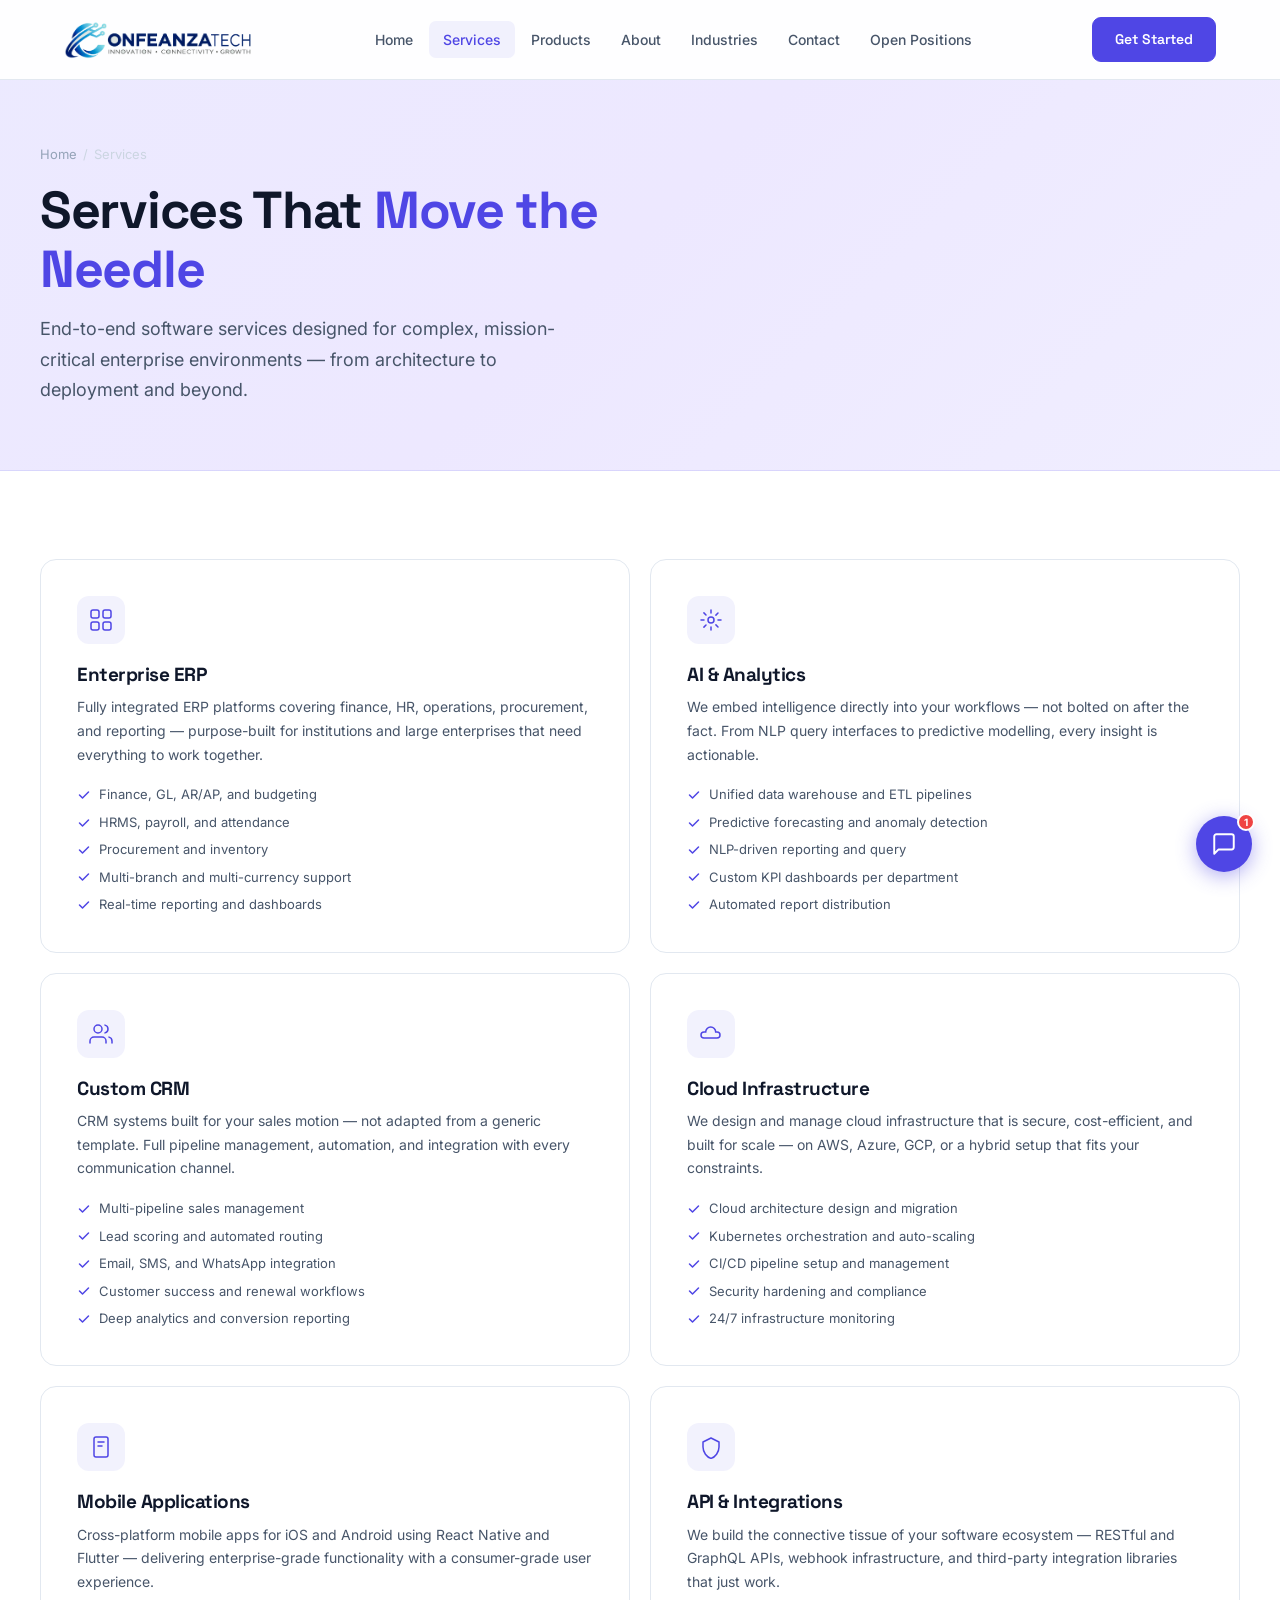
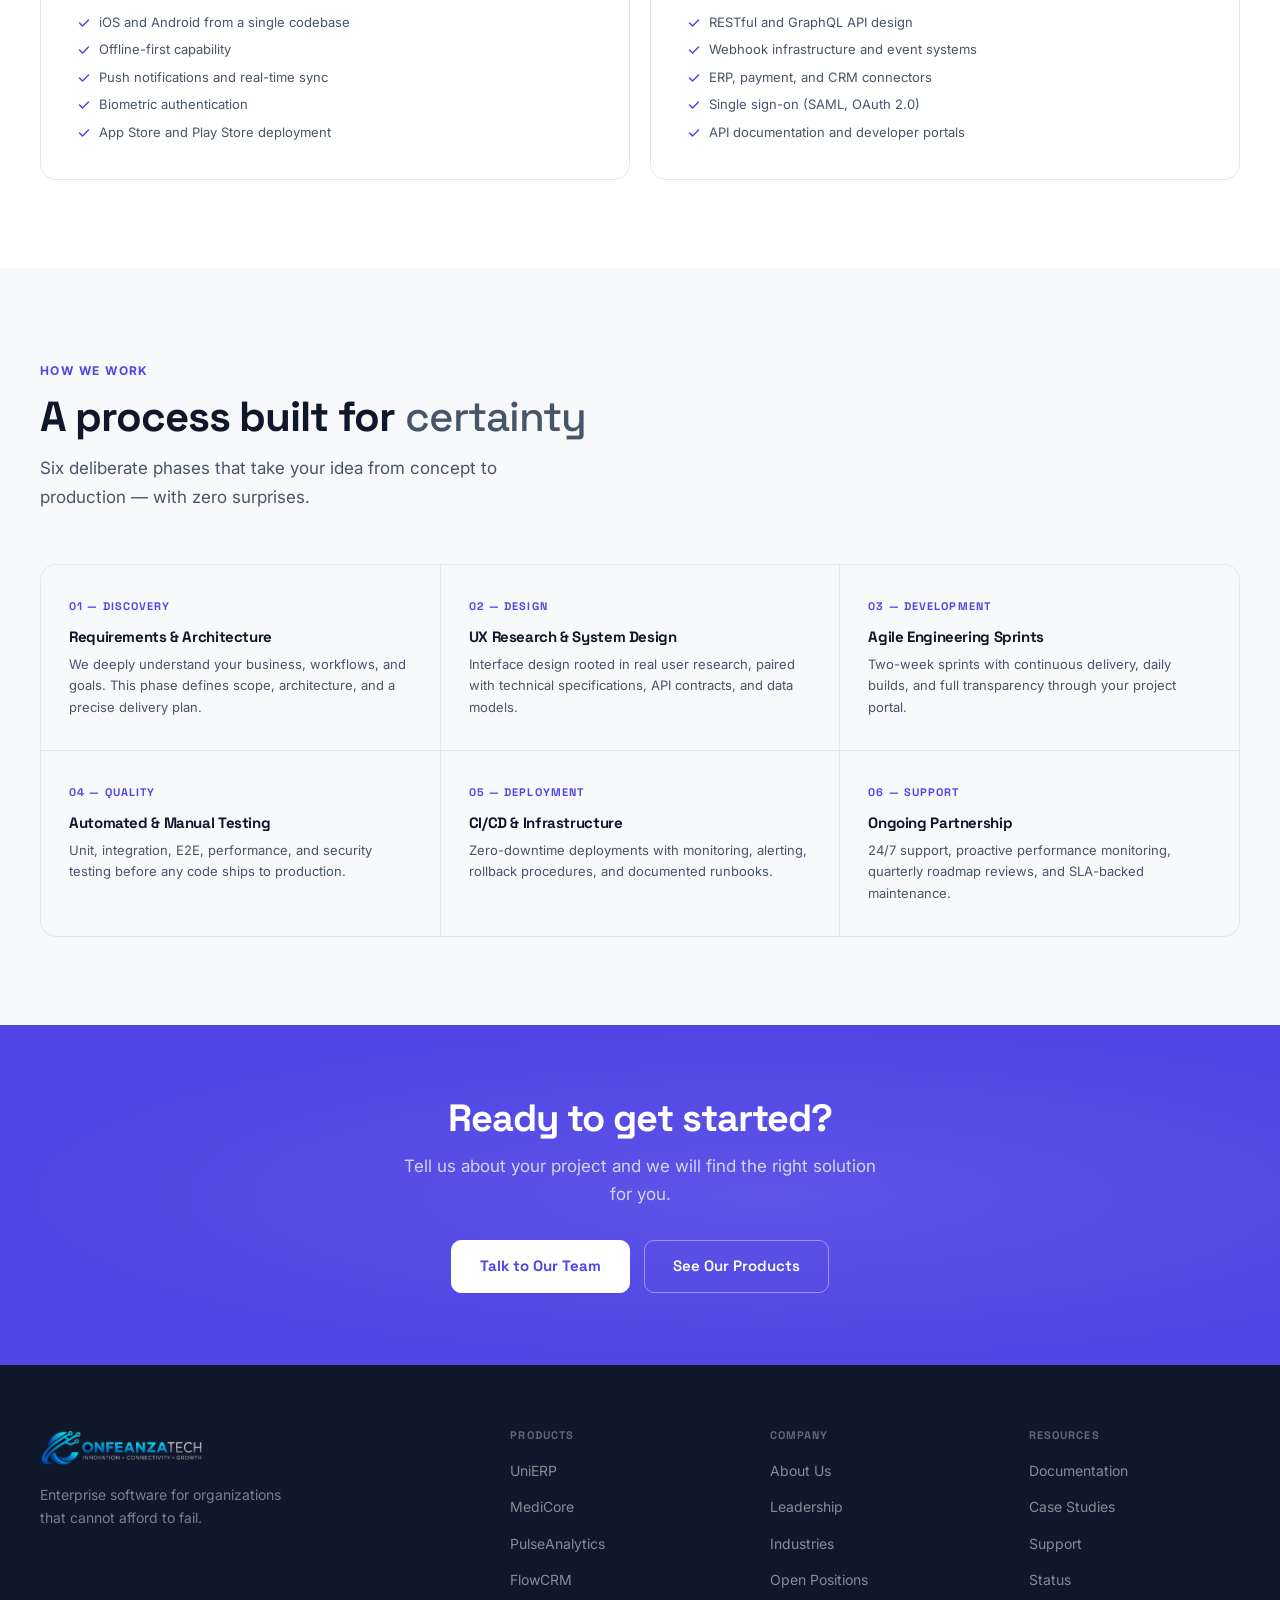
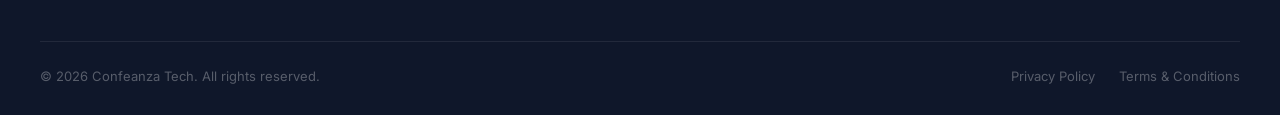
<file: CoTech/services.html>
<!DOCTYPE html>
<html lang="en">
<head>
<meta charset="UTF-8">
<meta name="viewport" content="width=device-width, initial-scale=1.0">
<title>Services — Confeanza Tech</title>
<meta name="description" content="End-to-end software services for enterprise: ERP, AI, CRM, cloud, mobile, and API integrations.">
<link rel="preconnect" href="https://fonts.googleapis.com">
<link rel="preconnect" href="https://fonts.gstatic.com" crossorigin>
<link href="https://fonts.googleapis.com/css2?family=Space+Grotesk:wght@400;500;600;700&family=Inter:wght@300;400;500;600&display=swap" rel="stylesheet">
<link rel="stylesheet" href="style.css">
<style>
.svc-full-grid{display:grid;grid-template-columns:1fr 1fr;gap:20px}
.svc-full-card{border:1px solid var(--border);border-radius:16px;padding:36px;background:var(--bg);transition:box-shadow .2s,border-color .2s}
.svc-full-card:hover{box-shadow:var(--shadow-h);border-color:var(--border-h)}
.svc-full-card .icon{width:48px;height:48px;border-radius:12px;background:var(--accent-bg);display:flex;align-items:center;justify-content:center;margin-bottom:20px}
.svc-full-card .icon svg{width:24px;height:24px;stroke:var(--accent);stroke-width:1.5;fill:none}
.svc-full-card h3{font-size:19px;font-weight:700;margin-bottom:10px}
.svc-full-card p{font-size:14px;color:var(--text2);line-height:1.7;margin-bottom:18px}
.svc-bullets{list-style:none;display:flex;flex-direction:column;gap:6px}
.svc-bullets li{font-size:13px;color:var(--text2);display:flex;align-items:center;gap:8px}
.svc-bullets li::before{content:'';display:block;width:14px;height:14px;flex-shrink:0;background-image:url("data:image/svg+xml,%3Csvg xmlns='http://www.w3.org/2000/svg' viewBox='0 0 14 14' fill='none'%3E%3Cpath d='M2.5 7L5.5 10L11.5 4' stroke='%234f46e5' stroke-width='1.5' stroke-linecap='round' stroke-linejoin='round'/%3E%3C/svg%3E");background-size:contain;background-repeat:no-repeat}
/* Process grid */
.process-grid{display:grid;grid-template-columns:repeat(3,1fr);gap:1px;background:var(--border);border:1px solid var(--border);border-radius:16px;overflow:hidden}
.proc-card{background:var(--bg1);padding:32px 28px;transition:background .2s}
.proc-card:hover{background:var(--bg)}
.proc-num{font-family:'Space Grotesk',sans-serif;font-size:11px;font-weight:700;letter-spacing:0.1em;text-transform:uppercase;color:var(--accent);margin-bottom:14px}
.proc-card h3{font-size:15px;font-weight:700;margin-bottom:8px}
.proc-card p{font-size:13px;color:var(--text2);line-height:1.65}
@media(max-width:760px){
  .svc-full-grid{grid-template-columns:1fr}
  .process-grid{grid-template-columns:1fr 1fr}
}
@media(max-width:520px){
  .process-grid{grid-template-columns:1fr}
}
@media(max-width:480px){
  .svc-full-card{padding:24px 20px}
  .svc-full-card h3{font-size:16px}
  .proc-card{padding:22px 18px}
}
</style>
</head>
<body>

<nav>
  <div class="nav-inner">
    <a href="index.html" class="nav-logo">
      <img src="companylogo.png" alt="Confeanza Tech" class="nav-logo-img">
    </a>
    <div class="nav-links">
      <a href="index.html">Home</a>
      <a href="services.html" class="active">Services</a>
      <a href="products.html">Products</a>
      <a href="about.html">About</a>
      <a href="industries.html">Industries</a>
      <a href="contact.html">Contact</a>
      <a href="openpositions.html">Open Positions</a>
    </div>
    <div class="nav-cta">
      <a href="contact.html" class="btn btn-primary">Get Started</a>
    </div>
    <button class="nav-hamburger" id="navToggle" aria-label="Open menu"><span></span><span></span><span></span></button>
  </div>
</nav>
<div class="nav-drawer" id="navDrawer">
  <a href="index.html">Home</a>
  <a href="services.html" class="active">Services</a>
  <a href="products.html">Products</a>
  <a href="about.html">About</a>
  <a href="industries.html">Industries</a>
  <a href="contact.html">Contact</a>
  <a href="openpositions.html">Open Positions</a>
  <div class="nav-drawer-cta"><a href="contact.html" class="btn btn-primary">Get Started</a></div>
</div>

<div class="page-hero">
  <div class="page-hero-inner">
    <div class="page-hero-breadcrumb"><a href="index.html">Home</a><span>/</span><span>Services</span></div>
    <h1>Services That <span style="color:var(--accent)">Move the Needle</span></h1>
    <p>End-to-end software services designed for complex, mission-critical enterprise environments — from architecture to deployment and beyond.</p>
  </div>
</div>

<!-- SERVICES -->
<section>
  <div class="section-inner">
    <div class="svc-full-grid">
      <div class="svc-full-card reveal">
        <div class="icon"><svg viewBox="0 0 24 24" fill="none" stroke-linecap="round" stroke-linejoin="round"><rect x="2" y="2" width="8" height="8" rx="2"/><rect x="14" y="2" width="8" height="8" rx="2"/><rect x="2" y="14" width="8" height="8" rx="2"/><rect x="14" y="14" width="8" height="8" rx="2"/></svg></div>
        <h3>Enterprise ERP</h3>
        <p>Fully integrated ERP platforms covering finance, HR, operations, procurement, and reporting — purpose-built for institutions and large enterprises that need everything to work together.</p>
        <ul class="svc-bullets">
          <li>Finance, GL, AR/AP, and budgeting</li>
          <li>HRMS, payroll, and attendance</li>
          <li>Procurement and inventory</li>
          <li>Multi-branch and multi-currency support</li>
          <li>Real-time reporting and dashboards</li>
        </ul>
      </div>
      <div class="svc-full-card reveal">
        <div class="icon"><svg viewBox="0 0 24 24" fill="none" stroke-linecap="round"><circle cx="12" cy="12" r="3"/><path d="M12 2v3M12 19v3M2 12h3M19 12h3M4.9 4.9l2.1 2.1M16.9 16.9l2.1 2.1M4.9 19.1l2.1-2.1M16.9 7.1l2.1-2.1"/></svg></div>
        <h3>AI &amp; Analytics</h3>
        <p>We embed intelligence directly into your workflows — not bolted on after the fact. From NLP query interfaces to predictive modelling, every insight is actionable.</p>
        <ul class="svc-bullets">
          <li>Unified data warehouse and ETL pipelines</li>
          <li>Predictive forecasting and anomaly detection</li>
          <li>NLP-driven reporting and query</li>
          <li>Custom KPI dashboards per department</li>
          <li>Automated report distribution</li>
        </ul>
      </div>
      <div class="svc-full-card reveal">
        <div class="icon"><svg viewBox="0 0 24 24" fill="none" stroke-linecap="round"><path d="M17 21v-2a4 4 0 00-4-4H5a4 4 0 00-4 4v2"/><circle cx="9" cy="7" r="4"/><path d="M23 21v-2a4 4 0 00-3-3.87M16 3.13a4 4 0 010 7.75"/></svg></div>
        <h3>Custom CRM</h3>
        <p>CRM systems built for your sales motion — not adapted from a generic template. Full pipeline management, automation, and integration with every communication channel.</p>
        <ul class="svc-bullets">
          <li>Multi-pipeline sales management</li>
          <li>Lead scoring and automated routing</li>
          <li>Email, SMS, and WhatsApp integration</li>
          <li>Customer success and renewal workflows</li>
          <li>Deep analytics and conversion reporting</li>
        </ul>
      </div>
      <div class="svc-full-card reveal">
        <div class="icon"><svg viewBox="0 0 24 24" fill="none" stroke-linecap="round"><path d="M18 10h-1.3A5 5 0 006.7 10H5a3 3 0 000 6h13a3 3 0 000-6z"/></svg></div>
        <h3>Cloud Infrastructure</h3>
        <p>We design and manage cloud infrastructure that is secure, cost-efficient, and built for scale — on AWS, Azure, GCP, or a hybrid setup that fits your constraints.</p>
        <ul class="svc-bullets">
          <li>Cloud architecture design and migration</li>
          <li>Kubernetes orchestration and auto-scaling</li>
          <li>CI/CD pipeline setup and management</li>
          <li>Security hardening and compliance</li>
          <li>24/7 infrastructure monitoring</li>
        </ul>
      </div>
      <div class="svc-full-card reveal">
        <div class="icon"><svg viewBox="0 0 24 24" fill="none" stroke-linecap="round" stroke-linejoin="round"><rect x="5" y="2" width="14" height="20" rx="2"/><path d="M9 7h6M9 11h4"/></svg></div>
        <h3>Mobile Applications</h3>
        <p>Cross-platform mobile apps for iOS and Android using React Native and Flutter — delivering enterprise-grade functionality with a consumer-grade user experience.</p>
        <ul class="svc-bullets">
          <li>iOS and Android from a single codebase</li>
          <li>Offline-first capability</li>
          <li>Push notifications and real-time sync</li>
          <li>Biometric authentication</li>
          <li>App Store and Play Store deployment</li>
        </ul>
      </div>
      <div class="svc-full-card reveal">
        <div class="icon"><svg viewBox="0 0 24 24" fill="none" stroke-linecap="round" stroke-linejoin="round"><path d="M12 3L4 7v5c0 5.25 3.75 10.15 8 11.35C16.25 22.15 20 17.25 20 12V7L12 3z"/></svg></div>
        <h3>API &amp; Integrations</h3>
        <p>We build the connective tissue of your software ecosystem — RESTful and GraphQL APIs, webhook infrastructure, and third-party integration libraries that just work.</p>
        <ul class="svc-bullets">
          <li>RESTful and GraphQL API design</li>
          <li>Webhook infrastructure and event systems</li>
          <li>ERP, payment, and CRM connectors</li>
          <li>Single sign-on (SAML, OAuth 2.0)</li>
          <li>API documentation and developer portals</li>
        </ul>
      </div>
    </div>
  </div>
</section>

<!-- PROCESS -->
<section class="alt-bg">
  <div class="section-inner">
    <div class="section-head reveal">
      <div class="label">How We Work</div>
      <h2 class="section-title">A process built for <span class="muted">certainty</span></h2>
      <p class="section-sub">Six deliberate phases that take your idea from concept to production — with zero surprises.</p>
    </div>
    <div class="process-grid reveal">
      <div class="proc-card">
        <div class="proc-num">01 — Discovery</div>
        <h3>Requirements &amp; Architecture</h3>
        <p>We deeply understand your business, workflows, and goals. This phase defines scope, architecture, and a precise delivery plan.</p>
      </div>
      <div class="proc-card">
        <div class="proc-num">02 — Design</div>
        <h3>UX Research &amp; System Design</h3>
        <p>Interface design rooted in real user research, paired with technical specifications, API contracts, and data models.</p>
      </div>
      <div class="proc-card">
        <div class="proc-num">03 — Development</div>
        <h3>Agile Engineering Sprints</h3>
        <p>Two-week sprints with continuous delivery, daily builds, and full transparency through your project portal.</p>
      </div>
      <div class="proc-card">
        <div class="proc-num">04 — Quality</div>
        <h3>Automated &amp; Manual Testing</h3>
        <p>Unit, integration, E2E, performance, and security testing before any code ships to production.</p>
      </div>
      <div class="proc-card">
        <div class="proc-num">05 — Deployment</div>
        <h3>CI/CD &amp; Infrastructure</h3>
        <p>Zero-downtime deployments with monitoring, alerting, rollback procedures, and documented runbooks.</p>
      </div>
      <div class="proc-card">
        <div class="proc-num">06 — Support</div>
        <h3>Ongoing Partnership</h3>
        <p>24/7 support, proactive performance monitoring, quarterly roadmap reviews, and SLA-backed maintenance.</p>
      </div>
    </div>
  </div>
</section>

<div class="cta-strip">
  <h2>Ready to get started?</h2>
  <p>Tell us about your project and we will find the right solution for you.</p>
  <div class="cta-actions">
    <a href="contact.html" class="btn btn-white btn-lg">Talk to Our Team</a>
    <a href="products.html" class="btn btn-outline-white btn-lg">See Our Products</a>
  </div>
</div>

<footer>
  <div class="footer-inner">
    <div class="footer-top">
      <div class="footer-brand">
        <a href="index.html" class="nav-logo">
          <img src="CompanyLogoForDarkTheme.png" alt="Confeanza Tech" class="nav-logo-img">
        </a>
        <p>Enterprise software for organizations that cannot afford to fail.</p>
      </div>
      <div class="footer-col">
        <h4>Products</h4>
        <ul>
          <li><a href="products.html">UniERP</a></li>
          <li><a href="products.html">MediCore</a></li>
          <li><a href="products.html">PulseAnalytics</a></li>
          <li><a href="products.html">FlowCRM</a></li>
        </ul>
      </div>
      <div class="footer-col">
        <h4>Company</h4>
        <ul>
          <li><a href="about.html">About Us</a></li>
          <li><a href="about.html">Leadership</a></li>
          <li><a href="industries.html">Industries</a></li>
          <li><a href="openpositions.html">Open Positions</a></li>
        </ul>
      </div>
      <div class="footer-col">
        <h4>Resources</h4>
        <ul>
          <li><a href="contact.html">Documentation</a></li>
          <li><a href="contact.html">Case Studies</a></li>
          <li><a href="contact.html">Support</a></li>
          <li><a href="contact.html">Status</a></li>
        </ul>
      </div>
    </div>
    <div class="footer-bottom">
      <span>&#169; 2026 Confeanza Tech. All rights reserved.</span>
      <div class="footer-links">
        <a href="privacy.html">Privacy Policy</a>
        <a href="terms.html">Terms &amp; Conditions</a>
      </div>
    </div>
  </div>
</footer>
<script>
var obs=new IntersectionObserver(function(e){e.forEach(function(e){if(e.isIntersecting){e.target.classList.add('in');obs.unobserve(e.target);}});},{threshold:0.08});
document.querySelectorAll('.reveal').forEach(function(el){obs.observe(el);});
var navT=document.getElementById('navToggle'),navD=document.getElementById('navDrawer');
if(navT&&navD){navT.addEventListener('click',function(){navT.classList.toggle('open');navD.classList.toggle('open');});navD.querySelectorAll('a').forEach(function(a){a.addEventListener('click',function(){navT.classList.remove('open');navD.classList.remove('open');});});}
</script>
<script src="chatbot.js"></script>
</body>
</html>
</file>
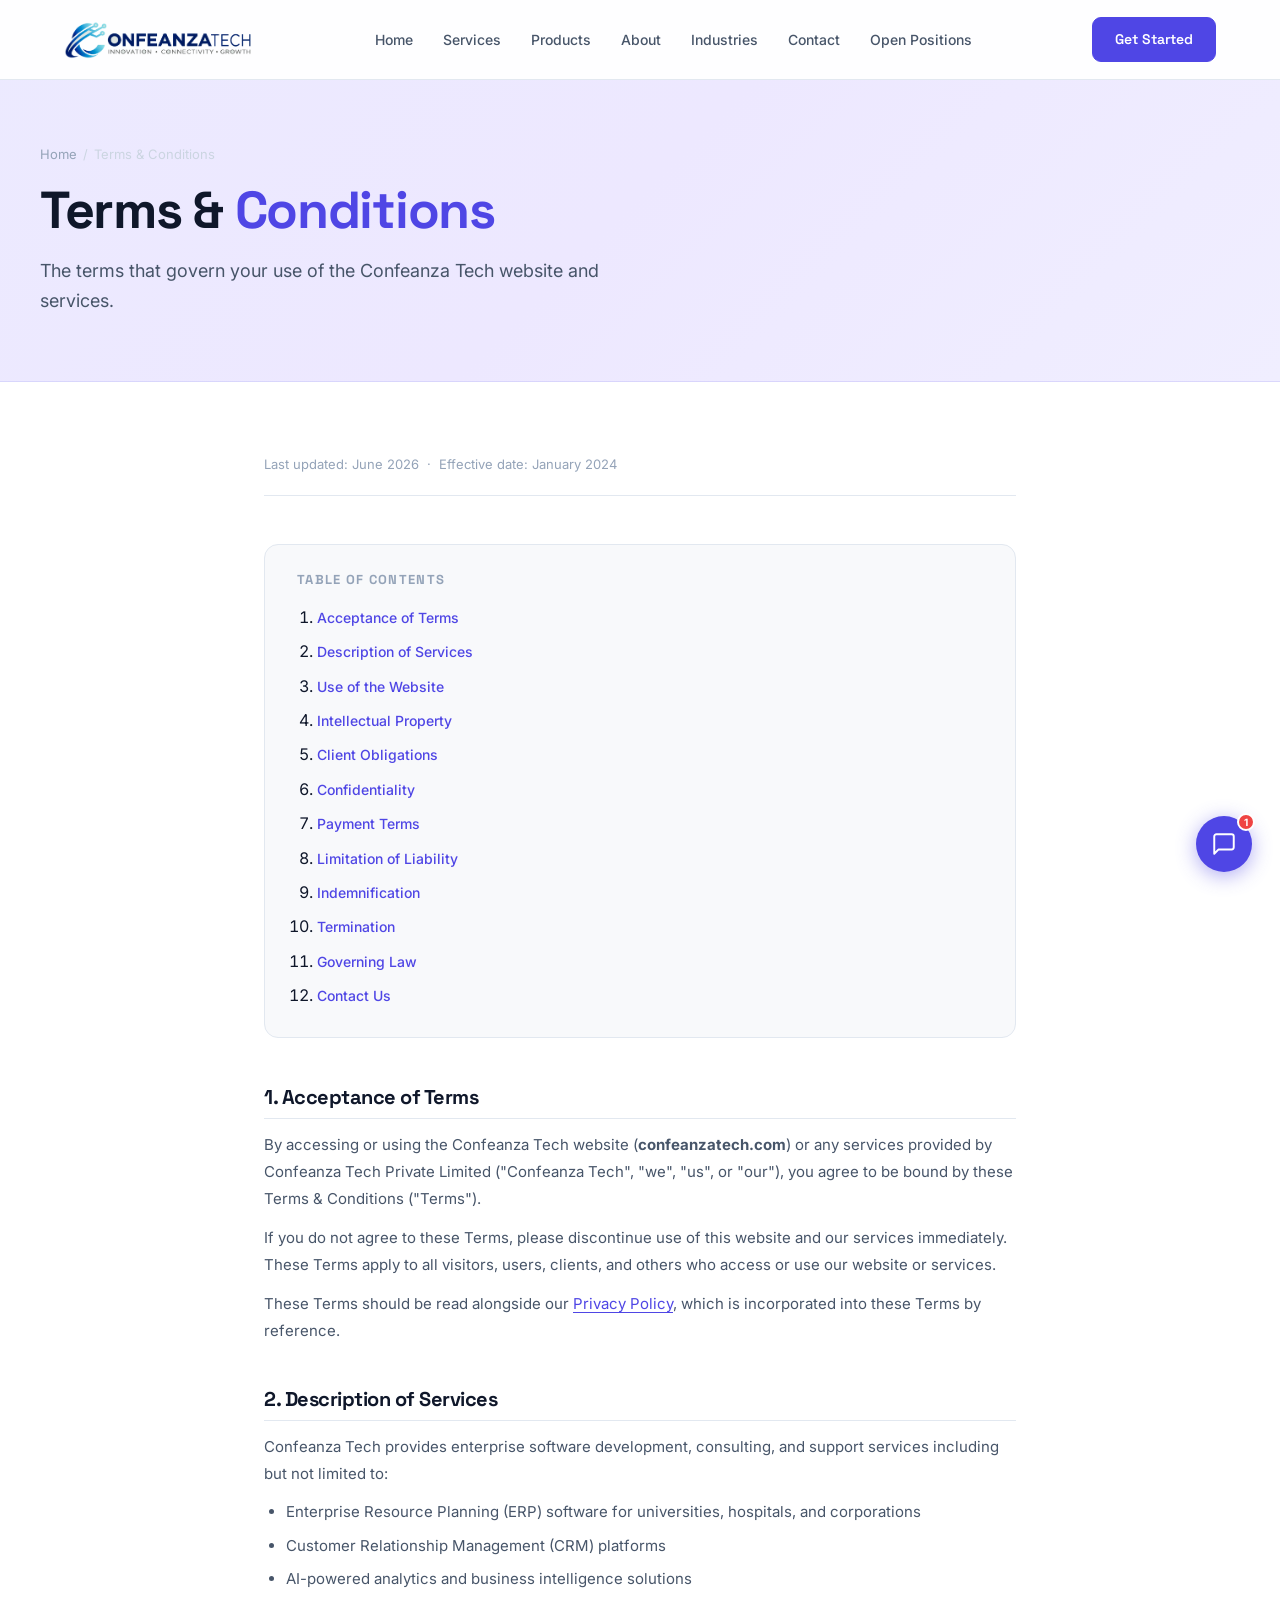
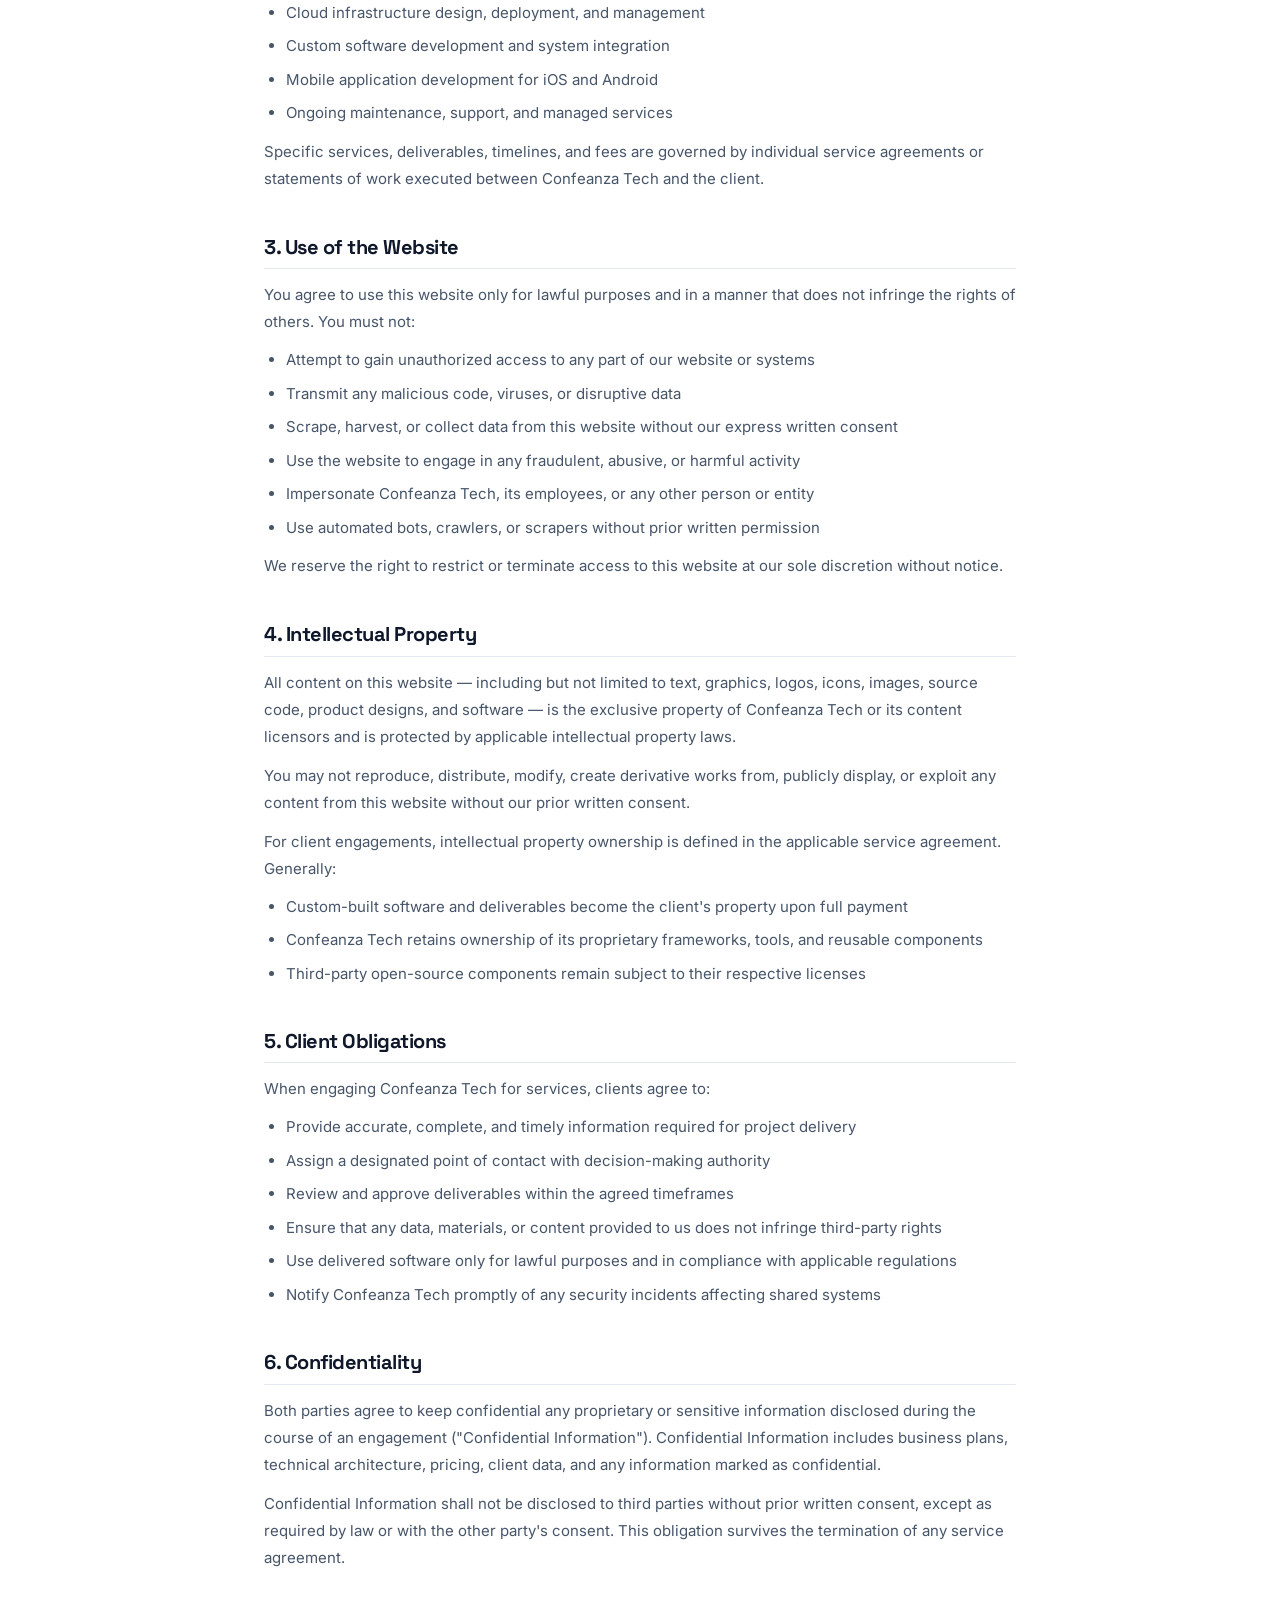
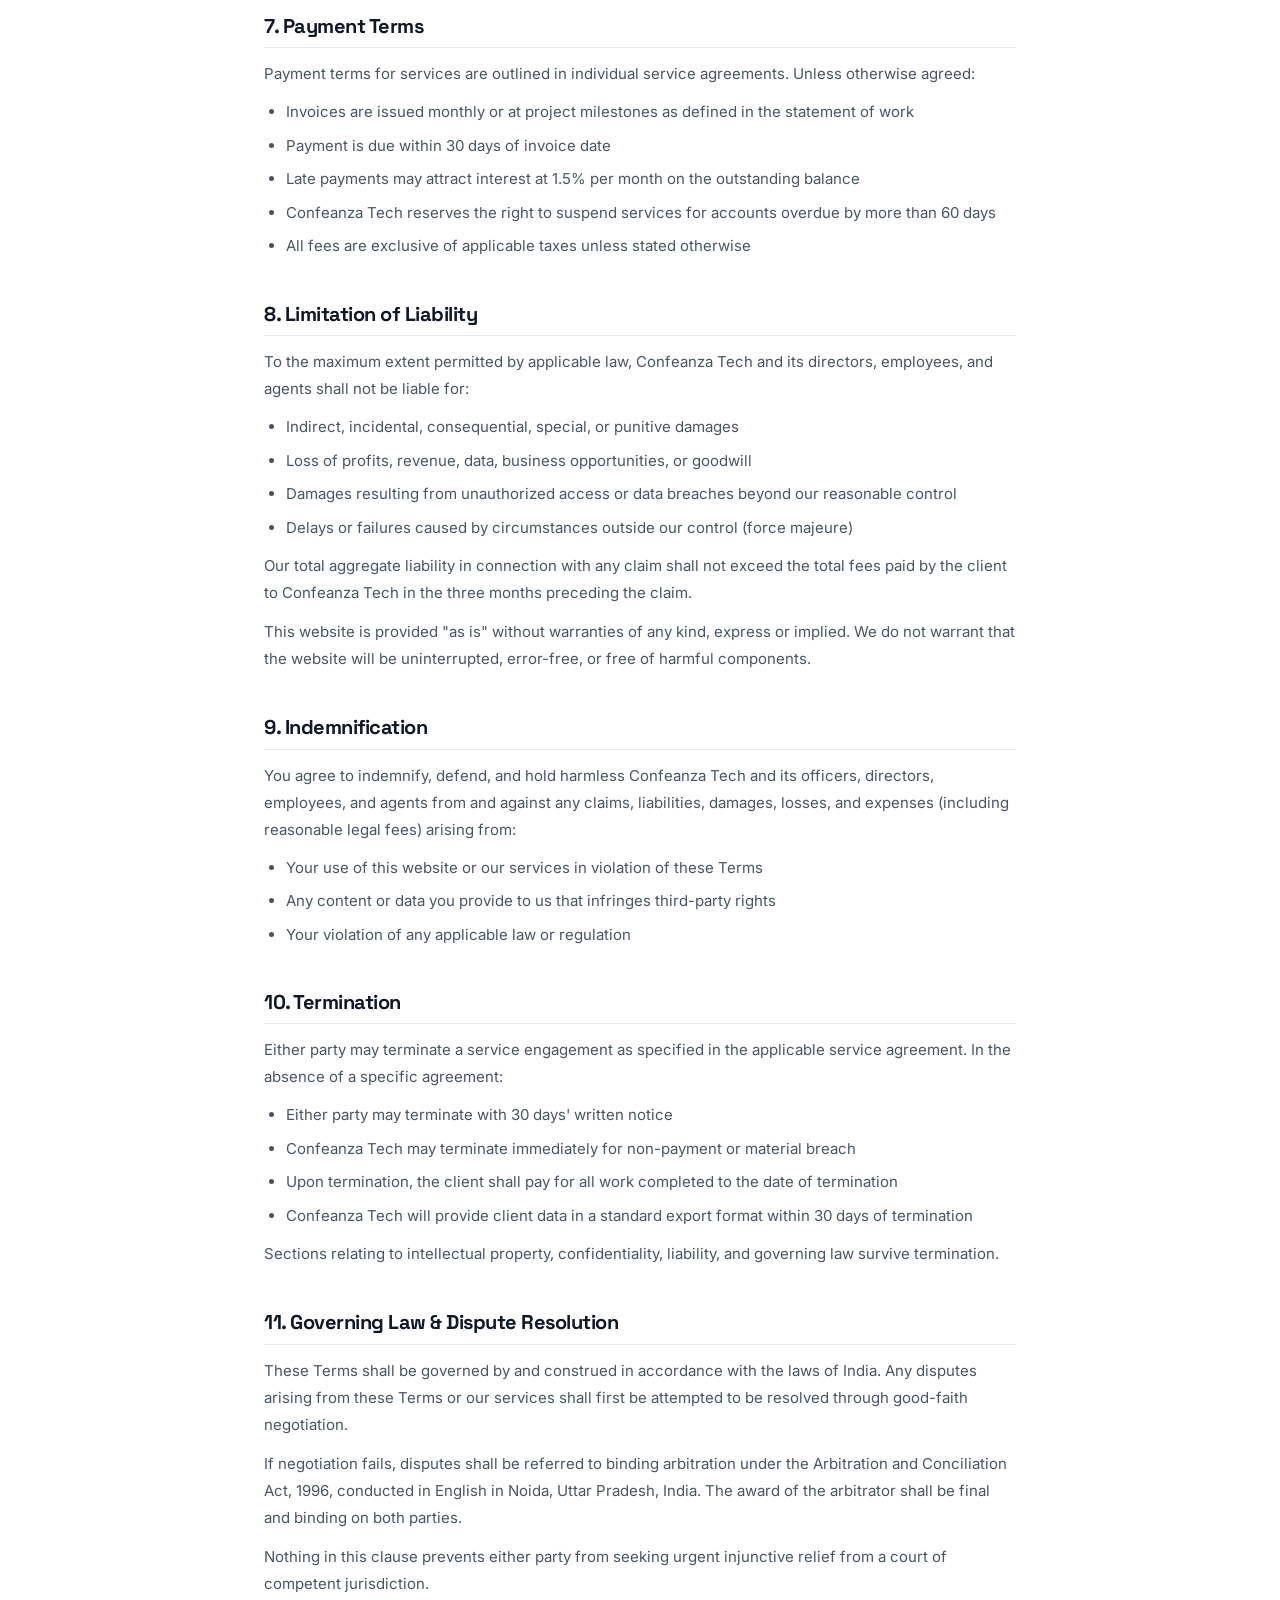
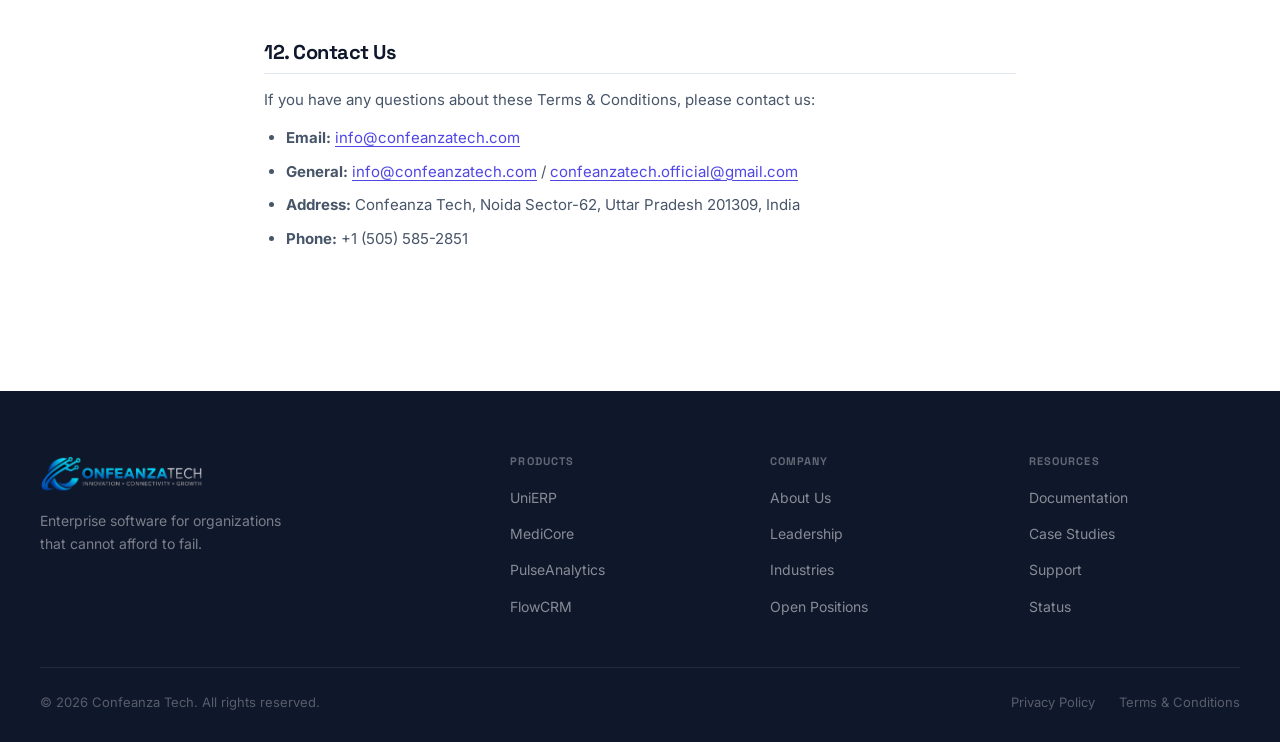
<file: CoTech/terms.html>
<!DOCTYPE html>
<html lang="en">
<head>
<meta charset="UTF-8">
<meta name="viewport" content="width=device-width, initial-scale=1.0">
<title>Terms &amp; Conditions — Confeanza Tech</title>
<meta name="description" content="Confeanza Tech Terms & Conditions — the rules governing use of our website and services.">
<link rel="preconnect" href="https://fonts.googleapis.com">
<link rel="preconnect" href="https://fonts.gstatic.com" crossorigin>
<link href="https://fonts.googleapis.com/css2?family=Space+Grotesk:wght@400;500;600;700&family=Inter:wght@300;400;500;600&display=swap" rel="stylesheet">
<link rel="stylesheet" href="style.css">
<style>
.legal-wrap{max-width:800px;margin:0 auto;padding:72px 24px 96px}
.legal-meta{font-size:13px;color:var(--text3);margin-bottom:48px;padding-bottom:20px;border-bottom:1px solid var(--border)}
.legal-section{margin-bottom:44px}
.legal-section h2{font-size:20px;font-weight:700;color:var(--text);margin-bottom:12px;padding-bottom:10px;border-bottom:1px solid var(--border)}
.legal-section p{font-size:15px;color:var(--text2);line-height:1.8;margin-bottom:12px}
.legal-section ul{list-style:disc;padding-left:22px;display:flex;flex-direction:column;gap:8px;margin-bottom:12px}
.legal-section ul li{font-size:15px;color:var(--text2);line-height:1.7}
.legal-section a{color:var(--accent);text-decoration:underline;text-underline-offset:3px}
.legal-toc{background:var(--bg1);border:1px solid var(--border);border-radius:14px;padding:28px 32px;margin-bottom:48px}
.legal-toc h3{font-size:13px;font-weight:700;letter-spacing:0.1em;text-transform:uppercase;color:var(--text3);margin-bottom:16px}
.legal-toc ol{padding-left:20px;display:flex;flex-direction:column;gap:8px}
.legal-toc ol li a{font-size:14px;color:var(--accent);text-decoration:none;font-weight:500}
.legal-toc ol li a:hover{text-decoration:underline}
</style>
</head>
<body>

<nav>
  <div class="nav-inner">
    <a href="index.html" class="nav-logo">
      <img src="companylogo.png" alt="Confeanza Tech" class="nav-logo-img">
    </a>
    <div class="nav-links">
      <a href="index.html">Home</a>
      <a href="services.html">Services</a>
      <a href="products.html">Products</a>
      <a href="about.html">About</a>
      <a href="industries.html">Industries</a>
      <a href="contact.html">Contact</a>
      <a href="openpositions.html">Open Positions</a>
    </div>
    <div class="nav-cta">
      <a href="contact.html" class="btn btn-primary">Get Started</a>
    </div>
    <button class="nav-hamburger" id="navToggle" aria-label="Open menu"><span></span><span></span><span></span></button>
  </div>
</nav>
<div class="nav-drawer" id="navDrawer">
  <a href="index.html">Home</a>
  <a href="services.html">Services</a>
  <a href="products.html">Products</a>
  <a href="about.html">About</a>
  <a href="industries.html">Industries</a>
  <a href="contact.html">Contact</a>
  <a href="openpositions.html">Open Positions</a>
  <div class="nav-drawer-cta"><a href="contact.html" class="btn btn-primary">Get Started</a></div>
</div>

<div class="page-hero">
  <div class="page-hero-inner">
    <div class="page-hero-breadcrumb"><a href="index.html">Home</a><span>/</span><span>Terms &amp; Conditions</span></div>
    <h1>Terms &amp; <span style="color:var(--accent)">Conditions</span></h1>
    <p>The terms that govern your use of the Confeanza Tech website and services.</p>
  </div>
</div>

<div class="legal-wrap">
  <div class="legal-meta">Last updated: June 2026 &nbsp;·&nbsp; Effective date: January 2024</div>

  <div class="legal-toc">
    <h3>Table of Contents</h3>
    <ol>
      <li><a href="#acceptance">Acceptance of Terms</a></li>
      <li><a href="#services-desc">Description of Services</a></li>
      <li><a href="#use-website">Use of the Website</a></li>
      <li><a href="#ip">Intellectual Property</a></li>
      <li><a href="#client-obligations">Client Obligations</a></li>
      <li><a href="#confidentiality">Confidentiality</a></li>
      <li><a href="#payment">Payment Terms</a></li>
      <li><a href="#liability">Limitation of Liability</a></li>
      <li><a href="#indemnity">Indemnification</a></li>
      <li><a href="#termination">Termination</a></li>
      <li><a href="#governing-law">Governing Law</a></li>
      <li><a href="#contact-terms">Contact Us</a></li>
    </ol>
  </div>

  <div class="legal-section" id="acceptance">
    <h2>1. Acceptance of Terms</h2>
    <p>By accessing or using the Confeanza Tech website (<strong>confeanzatech.com</strong>) or any services provided by Confeanza Tech Private Limited ("Confeanza Tech", "we", "us", or "our"), you agree to be bound by these Terms &amp; Conditions ("Terms").</p>
    <p>If you do not agree to these Terms, please discontinue use of this website and our services immediately. These Terms apply to all visitors, users, clients, and others who access or use our website or services.</p>
    <p>These Terms should be read alongside our <a href="privacy.html">Privacy Policy</a>, which is incorporated into these Terms by reference.</p>
  </div>

  <div class="legal-section" id="services-desc">
    <h2>2. Description of Services</h2>
    <p>Confeanza Tech provides enterprise software development, consulting, and support services including but not limited to:</p>
    <ul>
      <li>Enterprise Resource Planning (ERP) software for universities, hospitals, and corporations</li>
      <li>Customer Relationship Management (CRM) platforms</li>
      <li>AI-powered analytics and business intelligence solutions</li>
      <li>Cloud infrastructure design, deployment, and management</li>
      <li>Custom software development and system integration</li>
      <li>Mobile application development for iOS and Android</li>
      <li>Ongoing maintenance, support, and managed services</li>
    </ul>
    <p>Specific services, deliverables, timelines, and fees are governed by individual service agreements or statements of work executed between Confeanza Tech and the client.</p>
  </div>

  <div class="legal-section" id="use-website">
    <h2>3. Use of the Website</h2>
    <p>You agree to use this website only for lawful purposes and in a manner that does not infringe the rights of others. You must not:</p>
    <ul>
      <li>Attempt to gain unauthorized access to any part of our website or systems</li>
      <li>Transmit any malicious code, viruses, or disruptive data</li>
      <li>Scrape, harvest, or collect data from this website without our express written consent</li>
      <li>Use the website to engage in any fraudulent, abusive, or harmful activity</li>
      <li>Impersonate Confeanza Tech, its employees, or any other person or entity</li>
      <li>Use automated bots, crawlers, or scrapers without prior written permission</li>
    </ul>
    <p>We reserve the right to restrict or terminate access to this website at our sole discretion without notice.</p>
  </div>

  <div class="legal-section" id="ip">
    <h2>4. Intellectual Property</h2>
    <p>All content on this website — including but not limited to text, graphics, logos, icons, images, source code, product designs, and software — is the exclusive property of Confeanza Tech or its content licensors and is protected by applicable intellectual property laws.</p>
    <p>You may not reproduce, distribute, modify, create derivative works from, publicly display, or exploit any content from this website without our prior written consent.</p>
    <p>For client engagements, intellectual property ownership is defined in the applicable service agreement. Generally:</p>
    <ul>
      <li>Custom-built software and deliverables become the client's property upon full payment</li>
      <li>Confeanza Tech retains ownership of its proprietary frameworks, tools, and reusable components</li>
      <li>Third-party open-source components remain subject to their respective licenses</li>
    </ul>
  </div>

  <div class="legal-section" id="client-obligations">
    <h2>5. Client Obligations</h2>
    <p>When engaging Confeanza Tech for services, clients agree to:</p>
    <ul>
      <li>Provide accurate, complete, and timely information required for project delivery</li>
      <li>Assign a designated point of contact with decision-making authority</li>
      <li>Review and approve deliverables within the agreed timeframes</li>
      <li>Ensure that any data, materials, or content provided to us does not infringe third-party rights</li>
      <li>Use delivered software only for lawful purposes and in compliance with applicable regulations</li>
      <li>Notify Confeanza Tech promptly of any security incidents affecting shared systems</li>
    </ul>
  </div>

  <div class="legal-section" id="confidentiality">
    <h2>6. Confidentiality</h2>
    <p>Both parties agree to keep confidential any proprietary or sensitive information disclosed during the course of an engagement ("Confidential Information"). Confidential Information includes business plans, technical architecture, pricing, client data, and any information marked as confidential.</p>
    <p>Confidential Information shall not be disclosed to third parties without prior written consent, except as required by law or with the other party's consent. This obligation survives the termination of any service agreement.</p>
  </div>

  <div class="legal-section" id="payment">
    <h2>7. Payment Terms</h2>
    <p>Payment terms for services are outlined in individual service agreements. Unless otherwise agreed:</p>
    <ul>
      <li>Invoices are issued monthly or at project milestones as defined in the statement of work</li>
      <li>Payment is due within 30 days of invoice date</li>
      <li>Late payments may attract interest at 1.5% per month on the outstanding balance</li>
      <li>Confeanza Tech reserves the right to suspend services for accounts overdue by more than 60 days</li>
      <li>All fees are exclusive of applicable taxes unless stated otherwise</li>
    </ul>
  </div>

  <div class="legal-section" id="liability">
    <h2>8. Limitation of Liability</h2>
    <p>To the maximum extent permitted by applicable law, Confeanza Tech and its directors, employees, and agents shall not be liable for:</p>
    <ul>
      <li>Indirect, incidental, consequential, special, or punitive damages</li>
      <li>Loss of profits, revenue, data, business opportunities, or goodwill</li>
      <li>Damages resulting from unauthorized access or data breaches beyond our reasonable control</li>
      <li>Delays or failures caused by circumstances outside our control (force majeure)</li>
    </ul>
    <p>Our total aggregate liability in connection with any claim shall not exceed the total fees paid by the client to Confeanza Tech in the three months preceding the claim.</p>
    <p>This website is provided "as is" without warranties of any kind, express or implied. We do not warrant that the website will be uninterrupted, error-free, or free of harmful components.</p>
  </div>

  <div class="legal-section" id="indemnity">
    <h2>9. Indemnification</h2>
    <p>You agree to indemnify, defend, and hold harmless Confeanza Tech and its officers, directors, employees, and agents from and against any claims, liabilities, damages, losses, and expenses (including reasonable legal fees) arising from:</p>
    <ul>
      <li>Your use of this website or our services in violation of these Terms</li>
      <li>Any content or data you provide to us that infringes third-party rights</li>
      <li>Your violation of any applicable law or regulation</li>
    </ul>
  </div>

  <div class="legal-section" id="termination">
    <h2>10. Termination</h2>
    <p>Either party may terminate a service engagement as specified in the applicable service agreement. In the absence of a specific agreement:</p>
    <ul>
      <li>Either party may terminate with 30 days' written notice</li>
      <li>Confeanza Tech may terminate immediately for non-payment or material breach</li>
      <li>Upon termination, the client shall pay for all work completed to the date of termination</li>
      <li>Confeanza Tech will provide client data in a standard export format within 30 days of termination</li>
    </ul>
    <p>Sections relating to intellectual property, confidentiality, liability, and governing law survive termination.</p>
  </div>

  <div class="legal-section" id="governing-law">
    <h2>11. Governing Law &amp; Dispute Resolution</h2>
    <p>These Terms shall be governed by and construed in accordance with the laws of India. Any disputes arising from these Terms or our services shall first be attempted to be resolved through good-faith negotiation.</p>
    <p>If negotiation fails, disputes shall be referred to binding arbitration under the Arbitration and Conciliation Act, 1996, conducted in English in Noida, Uttar Pradesh, India. The award of the arbitrator shall be final and binding on both parties.</p>
    <p>Nothing in this clause prevents either party from seeking urgent injunctive relief from a court of competent jurisdiction.</p>
  </div>

  <div class="legal-section" id="contact-terms">
    <h2>12. Contact Us</h2>
    <p>If you have any questions about these Terms &amp; Conditions, please contact us:</p>
    <ul>
      <li><strong>Email:</strong> <a href="mailto:info@confeanzatech.com">info@confeanzatech.com</a></li>
      <li><strong>General:</strong> <a href="mailto:info@confeanzatech.com">info@confeanzatech.com</a> / <a href="mailto:confeanzatech.official@gmail.com">confeanzatech.official@gmail.com</a></li>
      <li><strong>Address:</strong> Confeanza Tech, Noida Sector-62, Uttar Pradesh 201309, India</li>
      <li><strong>Phone:</strong> +1 (505) 585-2851</li>
    </ul>
  </div>
</div>

<footer>
  <div class="footer-inner">
    <div class="footer-top">
      <div class="footer-brand">
        <a href="index.html" class="nav-logo">
          <img src="CompanyLogoForDarkTheme.png" alt="Confeanza Tech" class="nav-logo-img">
        </a>
        <p>Enterprise software for organizations that cannot afford to fail.</p>
      </div>
      <div class="footer-col">
        <h4>Products</h4>
        <ul>
          <li><a href="products.html">UniERP</a></li>
          <li><a href="products.html">MediCore</a></li>
          <li><a href="products.html">PulseAnalytics</a></li>
          <li><a href="products.html">FlowCRM</a></li>
        </ul>
      </div>
      <div class="footer-col">
        <h4>Company</h4>
        <ul>
          <li><a href="about.html">About Us</a></li>
          <li><a href="about.html">Leadership</a></li>
          <li><a href="industries.html">Industries</a></li>
          <li><a href="openpositions.html">Open Positions</a></li>
        </ul>
      </div>
      <div class="footer-col">
        <h4>Resources</h4>
        <ul>
          <li><a href="contact.html">Documentation</a></li>
          <li><a href="contact.html">Case Studies</a></li>
          <li><a href="contact.html">Support</a></li>
          <li><a href="contact.html">Status</a></li>
        </ul>
      </div>
    </div>
    <div class="footer-bottom">
      <span>&#169; 2026 Confeanza Tech. All rights reserved.</span>
      <div class="footer-links">
        <a href="privacy.html">Privacy Policy</a>
        <a href="terms.html">Terms &amp; Conditions</a>
      </div>
    </div>
  </div>
</footer>
<script>
var obs=new IntersectionObserver(function(e){e.forEach(function(e){if(e.isIntersecting){e.target.classList.add('in');obs.unobserve(e.target);}});},{threshold:0.08});
document.querySelectorAll('.reveal').forEach(function(el){obs.observe(el);});
var navT=document.getElementById('navToggle'),navD=document.getElementById('navDrawer');
if(navT&&navD){navT.addEventListener('click',function(){navT.classList.toggle('open');navD.classList.toggle('open');});navD.querySelectorAll('a').forEach(function(a){a.addEventListener('click',function(){navT.classList.remove('open');navD.classList.remove('open');});});}
</script>
<script src="chatbot.js"></script>
</body>
</html>
</file>
<file: CoTech/style.css>
/* ---- RESET & VARIABLES ---- */
*,*::before,*::after{box-sizing:border-box;margin:0;padding:0}
:root{
  --bg:#fff;
  --bg1:#f8f9fb;
  --bg2:#f1f3f6;
  --bg3:#e8ecf1;
  --border:#e2e8f0;
  --border-h:#cbd5e1;
  --text:#0f172a;
  --text2:#475569;
  --text3:#94a3b8;
  --accent:#4f46e5;
  --accent-h:#4338ca;
  --accent-bg:rgba(79,70,229,0.07);
  --shadow:0 1px 3px rgba(0,0,0,0.07),0 1px 2px rgba(0,0,0,0.04);
  --shadow-h:0 6px 24px rgba(0,0,0,0.09),0 2px 6px rgba(0,0,0,0.05);
  --nav-h:80px;
}
html{-webkit-font-smoothing:antialiased;-moz-osx-font-smoothing:grayscale;scroll-behavior:auto}
body{background:var(--bg);color:var(--text);font-family:'Inter',sans-serif;font-size:16px;line-height:1.65;overflow-x:hidden}
h1,h2,h3,h4,h5{font-family:'Space Grotesk',sans-serif;line-height:1.12;letter-spacing:-0.025em;color:var(--text)}
a{color:inherit;text-decoration:none}
img{max-width:100%;display:block}
button{cursor:pointer;border:none;background:none;font-family:inherit}
ul{list-style:none}

/* ---- TYPOGRAPHY HELPERS ---- */
.label{display:inline-block;font-size:12px;font-weight:700;letter-spacing:0.12em;text-transform:uppercase;color:var(--accent);margin-bottom:12px}
.section-title{font-size:clamp(28px,4vw,42px);font-weight:700;color:var(--text);margin-bottom:14px}
.section-title .muted{color:var(--text2);font-weight:500}
.section-sub{font-size:17px;color:var(--text2);max-width:540px;line-height:1.7}
.section-head{margin-bottom:52px}

/* ---- BUTTONS ---- */
.btn{display:inline-flex;align-items:center;gap:8px;padding:10px 22px;border-radius:9px;font-size:14px;font-weight:600;font-family:'Space Grotesk',sans-serif;transition:all .15s;white-space:nowrap;cursor:pointer}
.btn-primary{background:var(--accent);color:#fff;border:1px solid var(--accent)}
.btn-primary:hover{background:var(--accent-h);border-color:var(--accent-h);box-shadow:0 4px 14px rgba(79,70,229,0.3)}
.btn-ghost{background:transparent;color:var(--text2);border:1px solid var(--border-h)}
.btn-ghost:hover{background:var(--bg1);color:var(--text);border-color:var(--border-h)}.btn-lg{padding:13px 28px;font-size:15px;border-radius:10px}
.btn svg{width:16px;height:16px;flex-shrink:0}

/* ---- NAVIGATION ---- */
nav{position:fixed;top:0;left:0;right:0;z-index:1000;height:var(--nav-h);background:rgba(255,255,255,0.92);border-bottom:1px solid var(--border);backdrop-filter:blur(16px);-webkit-backdrop-filter:blur(16px)}
.nav-inner{max-width:1200px;margin:0 auto;padding:0 24px;height:100%;display:flex;align-items:center;justify-content:space-between;gap:32px}
.nav-logo{display:flex;align-items:center;gap:0;text-decoration:none}
.nav-logo-img{height:40px;width:auto;display:block;mix-blend-mode:multiply}
.hero-logo-img{width:100%;max-width:320px;display:block;mix-blend-mode:multiply}
.footer-brand .nav-logo-img{mix-blend-mode:normal;height:40px}
.nav-links{display:flex;align-items:center;gap:2px}
.nav-links a{padding:7px 14px;font-size:14px;font-weight:500;color:var(--text2);border-radius:7px;transition:color .15s,background .15s}
.nav-links a:hover{color:var(--text);background:var(--bg1)}
.nav-links a.active{color:var(--accent);background:var(--accent-bg)}
.nav-cta{display:flex;align-items:center;gap:10px}

/* ---- PAGE HERO (inner pages) ---- */
.page-hero{padding:calc(var(--nav-h) + 64px) 24px 64px;background:linear-gradient(135deg,#eceaff 0%,#ede8ff 50%,#f0eeff 100%);border-bottom:1px solid rgba(79,70,229,0.12)}
.page-hero-inner{max-width:1200px;margin:0 auto}
.page-hero-breadcrumb{font-size:13px;color:var(--text3);margin-bottom:16px;display:flex;align-items:center;gap:6px}
.page-hero-breadcrumb a{color:var(--text3);transition:color .15s}
.page-hero-breadcrumb a:hover{color:var(--accent)}
.page-hero-breadcrumb span{color:var(--border-h)}
.page-hero h1{font-size:clamp(32px,5vw,52px);font-weight:700;max-width:720px;margin-bottom:16px}
.page-hero p{font-size:18px;color:var(--text2);max-width:560px;line-height:1.7}

/* ---- SECTIONS ---- */
section{padding:88px 24px}
.section-inner{max-width:1200px;margin:0 auto}
.alt-bg{background:var(--bg1)}
.alt-bg2{background:var(--bg2)}

/* ---- CARD GRID PATTERNS ---- */
.grid-3{display:grid;grid-template-columns:repeat(3,1fr);gap:20px}
.grid-4{display:grid;grid-template-columns:repeat(4,1fr);gap:16px}
.grid-2{display:grid;grid-template-columns:1fr 1fr;gap:24px}
.grid-6{display:grid;grid-template-columns:repeat(6,1fr);gap:1px;border:1px solid var(--border);border-radius:14px;overflow:hidden;background:var(--border)}
.grid-col-2{display:grid;grid-template-columns:1fr 1fr;gap:64px;align-items:start}

/* ---- GENERIC CARD ---- */
.card{background:var(--bg);border:1px solid var(--border);border-radius:14px;padding:32px;transition:box-shadow .2s,border-color .2s}
.card:hover{box-shadow:var(--shadow-h);border-color:var(--border-h)}
.card-icon{width:44px;height:44px;border-radius:10px;background:var(--accent-bg);display:flex;align-items:center;justify-content:center;margin-bottom:18px}
.card-icon svg{width:22px;height:22px;stroke:var(--accent);stroke-width:1.5;fill:none}
.card h3{font-size:16px;font-weight:700;margin-bottom:8px}
.card p{font-size:14px;color:var(--text2);line-height:1.65}

/* ---- CTA STRIP ---- */
.cta-strip{background:var(--accent);padding:72px 24px;text-align:center;position:relative;overflow:hidden}
.cta-strip::before{content:'';position:absolute;top:0;left:0;right:0;bottom:0;background:radial-gradient(ellipse at 60% 50%,rgba(255,255,255,0.08) 0%,transparent 70%);pointer-events:none}
.cta-strip h2,.cta-strip p,.cta-actions{position:relative;z-index:1}
.cta-strip h2{font-size:clamp(24px,4vw,38px);color:#fff;margin-bottom:12px}
.cta-strip p{color:rgba(255,255,255,0.75);font-size:17px;margin-bottom:32px;max-width:480px;margin-left:auto;margin-right:auto}
.cta-strip .btn-white{background:#fff;color:var(--accent);border:1px solid #fff;font-weight:700}
.cta-strip .btn-white:hover{background:rgba(255,255,255,0.92)}
.cta-strip .btn-outline-white{background:transparent;color:#fff;border:1px solid rgba(255,255,255,0.4);font-weight:600}
.cta-strip .btn-outline-white:hover{background:rgba(255,255,255,0.1);border-color:rgba(255,255,255,0.6)}
.cta-actions{display:flex;align-items:center;gap:14px;justify-content:center;flex-wrap:wrap}

/* ---- FOOTER ---- */
footer{background:var(--text);padding:64px 24px 28px}
.footer-inner{max-width:1200px;margin:0 auto}
.footer-top{display:grid;grid-template-columns:2fr 1fr 1fr 1fr;gap:48px;margin-bottom:48px}
.footer-brand .nav-logo{color:#fff}
.footer-brand p{font-size:14px;color:rgba(255,255,255,0.45);margin-top:14px;max-width:260px;line-height:1.65}
.footer-col h4{font-size:11px;font-weight:700;letter-spacing:0.1em;text-transform:uppercase;color:rgba(255,255,255,0.35);margin-bottom:16px}
.footer-col ul{display:flex;flex-direction:column;gap:10px}
.footer-col a{font-size:14px;color:rgba(255,255,255,0.5);transition:color .15s}
.footer-col a:hover{color:#fff}
.footer-bottom{display:flex;align-items:center;justify-content:space-between;padding-top:24px;border-top:1px solid rgba(255,255,255,0.08);font-size:13px;color:rgba(255,255,255,0.3)}
.footer-links{display:flex;gap:24px}
.footer-links a{color:rgba(255,255,255,0.3);transition:color .15s}
.footer-links a:hover{color:rgba(255,255,255,0.6)}

/* ---- TICKER ---- */
.ticker-wrap{border-bottom:1px solid var(--border);padding:13px 0;overflow:hidden;background:var(--bg1)}
.ticker-track{display:flex;gap:56px;white-space:nowrap;animation:tick 28s linear infinite}
@keyframes tick{0%{transform:translateX(0)}100%{transform:translateX(-50%)}}
.ticker-item{font-size:12px;font-weight:600;color:var(--text3);letter-spacing:0.08em;text-transform:uppercase;flex-shrink:0;display:flex;align-items:center;gap:10px}
.ticker-dot{width:4px;height:4px;border-radius:50%;background:var(--accent);flex-shrink:0}

/* ---- CLIENTS STRIP ---- */
.clients-strip{padding:52px 24px;background:var(--bg);border-bottom:1px solid var(--border)}
.clients-inner{max-width:1200px;margin:0 auto;text-align:center}
.clients-label{font-size:11px;font-weight:700;letter-spacing:0.14em;text-transform:uppercase;color:var(--text3);margin-bottom:36px}
.clients-logos{display:flex;align-items:center;justify-content:center;gap:56px;flex-wrap:wrap}
.client-logo-item{display:flex;align-items:center;justify-content:center;opacity:0.55;filter:grayscale(1);transition:opacity .25s,filter .25s}
.client-logo-item:hover{opacity:1;filter:grayscale(0)}
.client-logo-item img{height:48px;width:auto;max-width:160px;object-fit:contain;mix-blend-mode:multiply}

/* ---- REVEAL ---- */
.reveal{opacity:0;transform:translateY(18px);transition:opacity .5s ease,transform .5s ease}
.reveal.in{opacity:1;transform:translateY(0)}

/* ---- PILLS ---- */
.pill{display:inline-block;padding:5px 13px;border:1px solid var(--border-h);border-radius:100px;font-size:13px;color:var(--text2);font-weight:500;background:var(--bg)}

/* ---- STATS ROW ---- */
.stats-row{display:grid;grid-template-columns:repeat(4,1fr);border:1px solid var(--border);border-radius:14px;overflow:hidden;background:var(--border);gap:1px}
.stat-box{background:var(--bg);padding:28px 24px;text-align:center}
.stat-box .stat-num{font-family:'Space Grotesk',sans-serif;font-size:32px;font-weight:700;color:var(--accent);letter-spacing:-0.04em}
.stat-box .stat-lbl{font-size:12px;color:var(--text3);margin-top:4px;letter-spacing:0.04em;text-transform:uppercase}

/* ---- FORM ---- */
.form-group{margin-bottom:18px}
.form-row{display:grid;grid-template-columns:1fr 1fr;gap:16px}
label{display:block;font-size:13px;font-weight:600;color:var(--text2);margin-bottom:6px}
input,textarea,select{width:100%;background:var(--bg);border:1px solid var(--border);border-radius:8px;padding:10px 14px;color:var(--text);font-family:'Inter',sans-serif;font-size:14px;outline:none;transition:border-color .15s,box-shadow .15s}
input:focus,textarea:focus,select:focus{border-color:var(--accent);box-shadow:0 0 0 3px rgba(79,70,229,0.1)}
input::placeholder,textarea::placeholder{color:var(--text3)}
textarea{resize:vertical;min-height:110px}
select option{background:#fff}
.form-submit{padding:12px 48px;font-size:15px;border-radius:9px;display:block;margin:0 auto}
#form-status{font-size:14px;margin-top:10px;text-align:center;display:none}
#form-status.ok{color:#16a34a;display:block}
#form-status.err{color:#dc2626;display:block}

/* ---- HAMBURGER ---- */
.nav-hamburger{display:none;flex-direction:column;gap:5px;cursor:pointer;padding:6px;border-radius:7px;transition:background .15s;flex-shrink:0}
.nav-hamburger:hover{background:var(--bg1)}
.nav-hamburger span{display:block;width:22px;height:2px;background:var(--text);border-radius:2px;transition:transform .25s,opacity .25s;transform-origin:center}
.nav-hamburger.open span:nth-child(1){transform:translateY(7px) rotate(45deg)}
.nav-hamburger.open span:nth-child(2){opacity:0;transform:scaleX(0)}
.nav-hamburger.open span:nth-child(3){transform:translateY(-7px) rotate(-45deg)}
/* ---- MOBILE NAV DRAWER ---- */
.nav-drawer{position:fixed;top:var(--nav-h);left:0;right:0;bottom:0;background:#fff;z-index:998;padding:16px 20px 32px;display:flex;flex-direction:column;gap:4px;overflow-y:auto;opacity:0;pointer-events:none;transition:opacity .25s ease,transform .25s ease;transform:translateY(-6px)}
.nav-drawer.open{opacity:1;pointer-events:auto;transform:translateY(0)}
.nav-drawer a:not(.btn){padding:13px 16px;font-size:16px;font-weight:500;color:var(--text2);border-radius:10px;transition:background .15s,color .15s;display:block}
.nav-drawer a:not(.btn):hover{background:var(--bg1);color:var(--text)}
.nav-drawer a.active{color:var(--accent);background:var(--accent-bg);font-weight:600}
.nav-drawer-cta{margin-top:16px;padding-top:16px;border-top:1px solid var(--border)}
.nav-drawer-cta .btn{width:100%;justify-content:center;padding:13px}
/* ---- RESPONSIVE ---- */
@media(max-width:960px){
  section{padding:72px 24px}
  .grid-3{grid-template-columns:1fr 1fr}
  .grid-col-2{grid-template-columns:1fr;gap:40px}
  .footer-top{grid-template-columns:1fr 1fr;gap:32px}
  .stats-row{grid-template-columns:1fr 1fr}
  .grid-6{grid-template-columns:repeat(4,1fr)}
}
@media(max-width:680px){
  section{padding:56px 20px}
  .page-hero{padding:calc(var(--nav-h) + 44px) 20px 44px}
  .page-hero p{font-size:16px}
  .section-sub{font-size:15px}
  .clients-logos{gap:32px}
  .grid-3,.grid-2{grid-template-columns:1fr}
  .grid-4{grid-template-columns:1fr 1fr}
  .grid-6{grid-template-columns:repeat(3,1fr)}
  .nav-links,.nav-cta{display:none}
  .nav-hamburger{display:flex}
  .footer-top{grid-template-columns:1fr}
  .footer-bottom{flex-direction:column;gap:10px;text-align:center}
  .form-row{grid-template-columns:1fr}
  .cta-strip h2{font-size:clamp(22px,6vw,34px)}
  .cta-strip p{font-size:15px}
}
@media(max-width:480px){
  section{padding:44px 16px}
  .page-hero{padding:calc(var(--nav-h) + 32px) 16px 32px}
  .page-hero h1{font-size:clamp(26px,8vw,38px)}
  .page-hero p{font-size:14px}
  .section-head{margin-bottom:28px}
  .section-sub{font-size:14px}
  .clients-logos{gap:20px}
  .client-logo-item img{height:36px}
  .stat-box{padding:18px 10px}
  .stat-box .stat-num{font-size:26px}
  .cta-strip{padding:48px 16px}
  .cta-actions{flex-direction:column;align-items:stretch}
  .cta-actions .btn{justify-content:center;text-align:center}
  .card{padding:22px 18px}
  footer{padding:44px 16px 20px}
  .footer-top{gap:24px}
  .grid-4{grid-template-columns:1fr 1fr}
  .grid-6{grid-template-columns:repeat(2,1fr)}
  .stats-row{grid-template-columns:1fr 1fr}
  .ticker-track{gap:36px}
}
</file>
